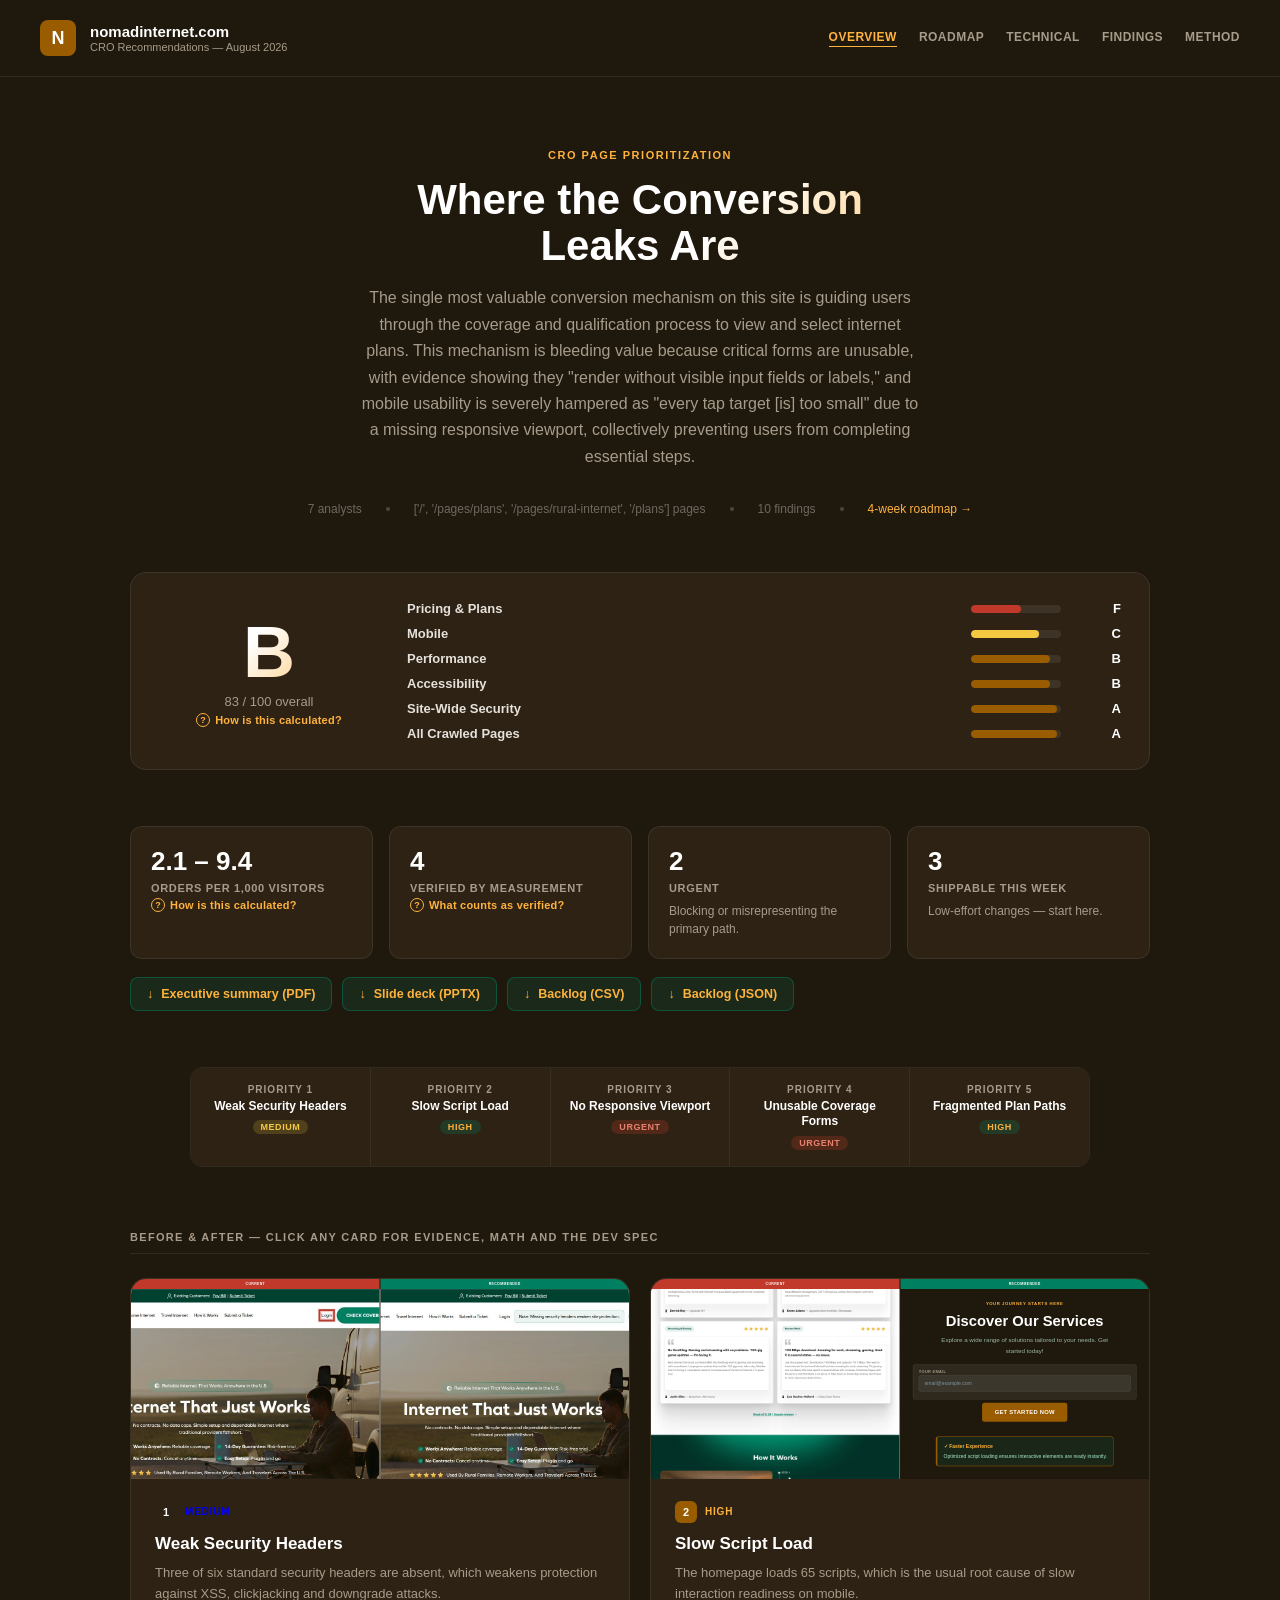
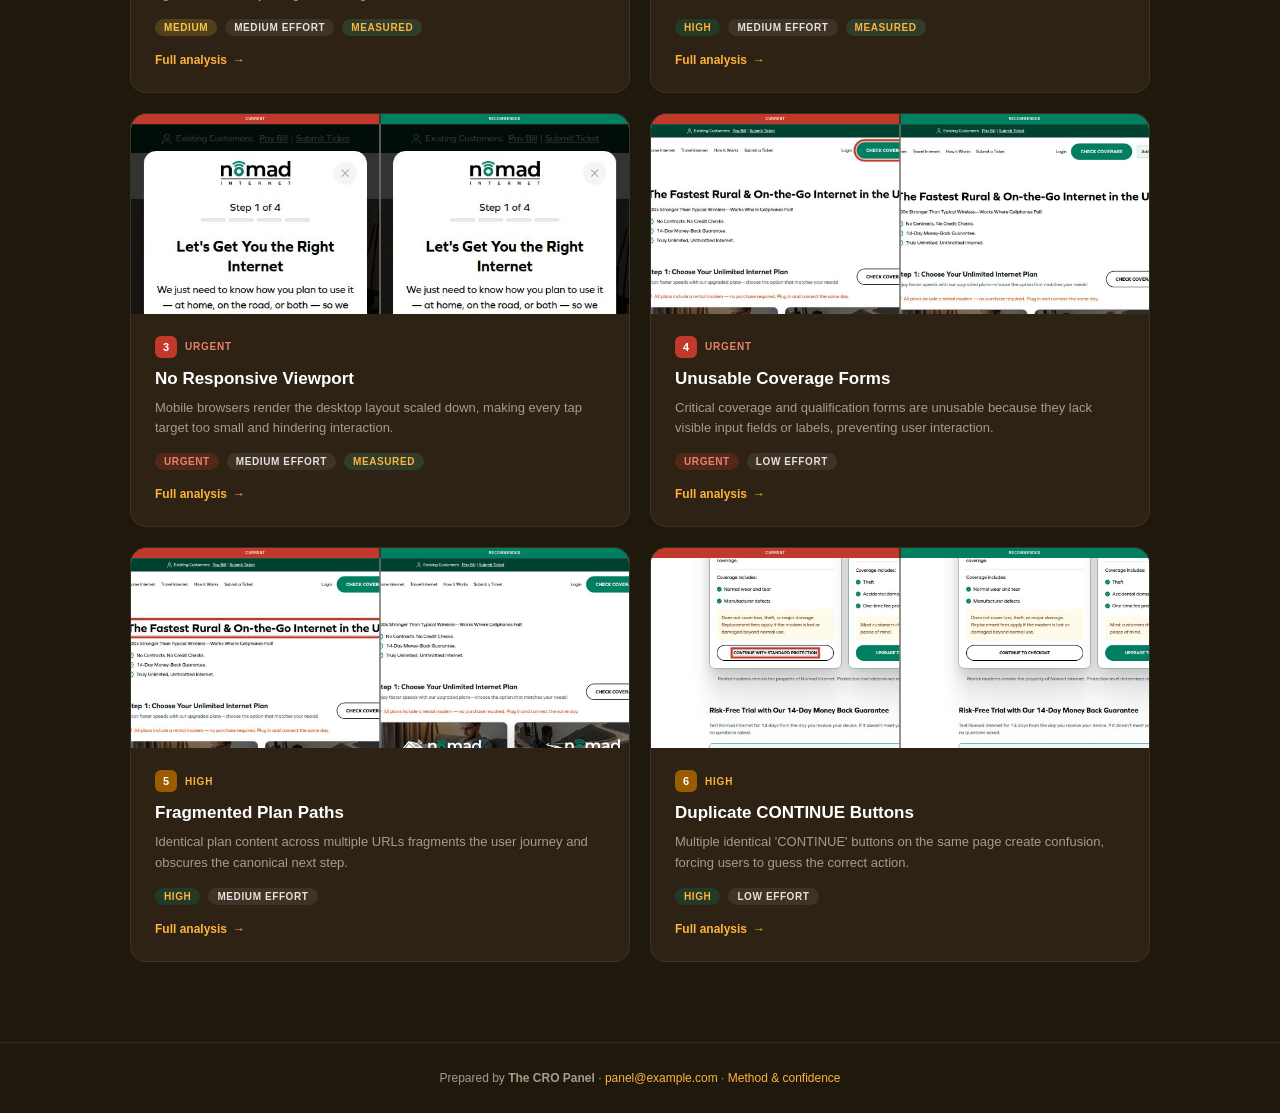
<file: index.html>
<!doctype html>
<html lang="en">
<head>
<meta charset="utf-8">
<meta name="viewport" content="width=device-width, initial-scale=1.0">
<title>nomadinternet.com — CRO Recommendations</title>
<link rel="stylesheet" href="cro_system.css">
<style>:root{--green:#995c00;--teal:#ffb23d;--navy:#1f180c;--mid:#2d2213;--light:#3f311c;--muted:#a79c8b;--off:#e5e1dc;}</style></head>
<body>
<header>
  <a class="logo-area" href="index.html" style="text-decoration:none">
    <div class="logo-dot">N</div>
    <div>
      <div class="logo-text">nomadinternet.com</div>
      <div class="logo-sub">CRO Recommendations — August 2026</div>
    </div>
  </a>
  <nav class="nav"><a href="index.html" class="active">Overview</a><a href="roadmap.html">Roadmap</a><a href="technical.html">Technical</a><a href="appendix.html">Findings</a><a href="methodology.html">Method</a></nav>
</header>

<div class="hero">
  <div class="hero-eyebrow">CRO Page Prioritization</div>
  <h1>Where the Conversion<br>Leaks Are</h1>
  <p>The single most valuable conversion mechanism on this site is guiding users through the coverage and qualification process to view and select internet plans. This mechanism is bleeding value because critical forms are unusable, with evidence showing they &quot;render without visible input fields or labels,&quot; and mobile usability is severely hampered as &quot;every tap target [is] too small&quot; due to a missing responsive viewport, collectively preventing users from completing essential steps.</p>
  <div class="hero-meta">
    <span>7 analysts</span><span class="dot"></span>
    <span>['/', '/pages/plans', '/pages/rural-internet', '/plans'] pages</span><span class="dot"></span>
    <span>10 findings</span><span class="dot"></span>
    <span><a href="roadmap.html" style="color:var(--teal);text-decoration:none">4-week roadmap →</a></span>
  </div>
</div>

<div class="wrap">
  <div class="section" style="padding-top:0">
    <div class="scorecard">
      <div class="grade-dial">
        <div class="grade-letter">B</div>
        <div class="grade-score">83 / 100 overall</div>
        <button class="explain" data-m="grade">How is this calculated?</button>
      </div>
      <div class="surface-rows"><div class="surface-row"><div class="sname">Pricing &amp; Plans</div><div class="bar-track"><div class="bar-fill bad" style="width:55%"></div></div><div class="sgrade">F</div></div><div class="surface-row"><div class="sname">Mobile</div><div class="bar-track"><div class="bar-fill warn" style="width:75%"></div></div><div class="sgrade">C</div></div><div class="surface-row"><div class="sname">Performance</div><div class="bar-track"><div class="bar-fill " style="width:88%"></div></div><div class="sgrade">B</div></div><div class="surface-row"><div class="sname">Accessibility</div><div class="bar-track"><div class="bar-fill " style="width:88%"></div></div><div class="sgrade">B</div></div><div class="surface-row"><div class="sname">Site-Wide Security</div><div class="bar-track"><div class="bar-fill " style="width:95%"></div></div><div class="sgrade">A</div></div><div class="surface-row"><div class="sname">All Crawled Pages</div><div class="bar-track"><div class="bar-fill " style="width:95%"></div></div><div class="sgrade">A</div></div></div>
    </div>
  </div>

  <div class="section" style="padding-top:0;border-top:none">
    <div class="tiles">
      <div class="tile"><div class="tval">2.1 – 9.4</div>
        <div class="tlabel">orders per 1,000 visitors</div><button class="explain" data-m="opp">How is this calculated?</button></div>
      <div class="tile"><div class="tval">4</div>
        <div class="tlabel">Verified by measurement</div><button class="explain" data-m="ver">What counts as verified?</button></div>
      <div class="tile"><div class="tval">2</div>
        <div class="tlabel">Urgent</div>
        <div class="tnote">Blocking or misrepresenting the primary path.</div></div>
      <div class="tile"><div class="tval">3</div>
        <div class="tlabel">Shippable this week</div>
        <div class="tnote">Low-effort changes — start here.</div></div>
    </div>
    <div class="dl-row">
      <a class="btn-dl" href="executive-summary.pdf" download>Executive summary (PDF)</a>
      <a class="btn-dl" href="report-deck.pptx" download>Slide deck (PPTX)</a>
      <a class="btn-dl" href="backlog.csv" download>Backlog (CSV)</a>
      <a class="btn-dl" href="backlog.json" download>Backlog (JSON)</a>
    </div>
  </div>
</div>

<div class="priority-strip"><div class="pitem"><div class="pnum">Priority 1</div><div class="ptitle">Weak Security Headers</div><div class="pbadge badge-medium">Medium</div></div><div class="pitem"><div class="pnum">Priority 2</div><div class="ptitle">Slow Script Load</div><div class="pbadge badge-high">High</div></div><div class="pitem"><div class="pnum">Priority 3</div><div class="ptitle">No Responsive Viewport</div><div class="pbadge badge-urgent">Urgent</div></div><div class="pitem"><div class="pnum">Priority 4</div><div class="ptitle">Unusable Coverage Forms</div><div class="pbadge badge-urgent">Urgent</div></div><div class="pitem"><div class="pnum">Priority 5</div><div class="ptitle">Fragmented Plan Paths</div><div class="pbadge badge-high">High</div></div></div>

<div class="cards-section">
  <div class="section-label">Before &amp; After — click any card for evidence, math and the dev spec</div>
  <div class="cards"><a class="card" href="finding_1_missing_security_headers.html">
      <div class="card-preview"><div class="preview-inner">
        <div class="preview-half">
          <div class="preview-bar bar-red">Current</div><div class="shotwrap"><img class="shot" src="shot_before_0_weak_security_headers.jpg" alt="" loading="lazy"></div>
        </div>
        <div class="preview-divider"></div>
        <div class="preview-half">
          <div class="preview-bar bar-green">Recommended</div>
          <div class="shotwrap"><img class="shot" src="shot_after_0_weak_security_headers.jpg" alt="" loading="lazy"></div>
        </div>
      </div></div>
      <div class="card-body">
        <div class="card-priority">
          <div class="priority-num num-medium">1</div>
          <div class="priority-label label-medium">Medium</div>
        </div>
        <h2>Weak Security Headers</h2>
        <p>Three of six standard security headers are absent, which weakens protection against XSS, clickjacking and downgrade attacks.</p>
        <div class="badge-row" style="margin-bottom:14px"><span class="badge badge-medium">Medium</span><span class="badge badge-effort">Medium effort</span><span class="badge badge-verified">Measured</span></div>
        <span class="card-link">Full analysis <span class="arrow">→</span></span>
      </div></a><a class="card" href="finding_2_heavy_third_party_script_load.html">
      <div class="card-preview"><div class="preview-inner">
        <div class="preview-half">
          <div class="preview-bar bar-red">Current</div><div class="shotwrap"><img class="shot" src="shot_home.png" alt="" loading="lazy" style="object-position:center 22%"></div>
        </div>
        <div class="preview-divider"></div>
        <div class="preview-half">
          <div class="preview-bar bar-green">Recommended</div>
          <div class="preview-body"><div class="surface">
  <p class="eyebrow">Your Journey Starts Here</p>
  <h1>Discover Our Services</h1>
  <p>Explore a wide range of solutions tailored to your needs. Get started today!</p>
  <div class="field">
    <label class="field-label">Your Email</label>
    <input type="email" placeholder="email@example.com">
  </div>
  <span class="btn-primary">Get Started Now</span>
<div class="win-callout">
    <strong>✓ Faster Experience</strong>Optimized script loading ensures interactive elements are ready instantly.
  </div></div></div>
        </div>
      </div></div>
      <div class="card-body">
        <div class="card-priority">
          <div class="priority-num num-high">2</div>
          <div class="priority-label label-high">High</div>
        </div>
        <h2>Slow Script Load</h2>
        <p>The homepage loads 65 scripts, which is the usual root cause of slow interaction readiness on mobile.</p>
        <div class="badge-row" style="margin-bottom:14px"><span class="badge badge-high">High</span><span class="badge badge-effort">Medium effort</span><span class="badge badge-verified">Measured</span></div>
        <span class="card-link">Full analysis <span class="arrow">→</span></span>
      </div></a><a class="card" href="finding_3_no_responsive_viewport_declared.html">
      <div class="card-preview"><div class="preview-inner">
        <div class="preview-half">
          <div class="preview-bar bar-red">Current</div><div class="shotwrap"><img class="shot" src="shot_before_2_no_responsive_viewport.jpg" alt="" loading="lazy"></div>
        </div>
        <div class="preview-divider"></div>
        <div class="preview-half">
          <div class="preview-bar bar-green">Recommended</div>
          <div class="shotwrap"><img class="shot" src="shot_after_2_no_responsive_viewport.jpg" alt="" loading="lazy"></div>
        </div>
      </div></div>
      <div class="card-body">
        <div class="card-priority">
          <div class="priority-num num-urgent">3</div>
          <div class="priority-label label-urgent">Urgent</div>
        </div>
        <h2>No Responsive Viewport</h2>
        <p>Mobile browsers render the desktop layout scaled down, making every tap target too small and hindering interaction.</p>
        <div class="badge-row" style="margin-bottom:14px"><span class="badge badge-urgent">Urgent</span><span class="badge badge-effort">Medium effort</span><span class="badge badge-verified">Measured</span></div>
        <span class="card-link">Full analysis <span class="arrow">→</span></span>
      </div></a><a class="card" href="finding_4_form_interaction_friction_unusable.html">
      <div class="card-preview"><div class="preview-inner">
        <div class="preview-half">
          <div class="preview-bar bar-red">Current</div><div class="shotwrap"><img class="shot" src="shot_before_3_unusable_coverage_forms.jpg" alt="" loading="lazy"></div>
        </div>
        <div class="preview-divider"></div>
        <div class="preview-half">
          <div class="preview-bar bar-green">Recommended</div>
          <div class="shotwrap"><img class="shot" src="shot_after_3_unusable_coverage_forms.jpg" alt="" loading="lazy"></div>
        </div>
      </div></div>
      <div class="card-body">
        <div class="card-priority">
          <div class="priority-num num-urgent">4</div>
          <div class="priority-label label-urgent">Urgent</div>
        </div>
        <h2>Unusable Coverage Forms</h2>
        <p>Critical coverage and qualification forms are unusable because they lack visible input fields or labels, preventing user interaction.</p>
        <div class="badge-row" style="margin-bottom:14px"><span class="badge badge-urgent">Urgent</span><span class="badge badge-effort">Low effort</span></div>
        <span class="card-link">Full analysis <span class="arrow">→</span></span>
      </div></a><a class="card" href="finding_5_path_ambiguity.html">
      <div class="card-preview"><div class="preview-inner">
        <div class="preview-half">
          <div class="preview-bar bar-red">Current</div><div class="shotwrap"><img class="shot" src="shot_before_4_fragmented_plan_paths.jpg" alt="" loading="lazy"></div>
        </div>
        <div class="preview-divider"></div>
        <div class="preview-half">
          <div class="preview-bar bar-green">Recommended</div>
          <div class="shotwrap"><img class="shot" src="shot_after_4_fragmented_plan_paths.jpg" alt="" loading="lazy"></div>
        </div>
      </div></div>
      <div class="card-body">
        <div class="card-priority">
          <div class="priority-num num-high">5</div>
          <div class="priority-label label-high">High</div>
        </div>
        <h2>Fragmented Plan Paths</h2>
        <p>Identical plan content across multiple URLs fragments the user journey and obscures the canonical next step.</p>
        <div class="badge-row" style="margin-bottom:14px"><span class="badge badge-high">High</span><span class="badge badge-effort">Medium effort</span></div>
        <span class="card-link">Full analysis <span class="arrow">→</span></span>
      </div></a><a class="card" href="finding_6_form_interaction_friction_duplicate_continue.html">
      <div class="card-preview"><div class="preview-inner">
        <div class="preview-half">
          <div class="preview-bar bar-red">Current</div><div class="shotwrap"><img class="shot" src="shot_before_5_duplicate_continue_buttons.jpg" alt="" loading="lazy"></div>
        </div>
        <div class="preview-divider"></div>
        <div class="preview-half">
          <div class="preview-bar bar-green">Recommended</div>
          <div class="shotwrap"><img class="shot" src="shot_after_5_duplicate_continue_buttons.jpg" alt="" loading="lazy"></div>
        </div>
      </div></div>
      <div class="card-body">
        <div class="card-priority">
          <div class="priority-num num-high">6</div>
          <div class="priority-label label-high">High</div>
        </div>
        <h2>Duplicate CONTINUE Buttons</h2>
        <p>Multiple identical &#x27;CONTINUE&#x27; buttons on the same page create confusion, forcing users to guess the correct action.</p>
        <div class="badge-row" style="margin-bottom:14px"><span class="badge badge-high">High</span><span class="badge badge-effort">Low effort</span></div>
        <span class="card-link">Full analysis <span class="arrow">→</span></span>
      </div></a></div>
</div>
<div class="footer">
  Prepared by <strong>The CRO Panel</strong> · <a href="mailto:panel@example.com">panel@example.com</a> · <a href="methodology.html">Method &amp; confidence</a>
</div>
<div class="modal-overlay" id="modal-root"><div class="modal-box"></div></div>
<template id="m-grade"><h3>How the grade is calculated</h3><p>Each surface starts at 100. The worst issue costs its full penalty — Urgent 25, High 12, Medium 5 — and each further issue costs 30% less than the one before, because the fifth problem on a page does not damage it as much as the first.</p><div class="formula">surface = 100 − Σ penalty × 0.7ⁱ&nbsp;&nbsp;(worst first)
overall = mean of surface scores</div><table><tr><th>Surface</th><th>Urgent</th><th>High</th><th>Score</th><th>Grade</th></tr><tr><td>Pricing &amp; Plans</td><td class='num'>1</td><td class='num'>4</td><td class='num'>55</td><td class='num'>F</td></tr><tr><td>Mobile</td><td class='num'>1</td><td class='num'>0</td><td class='num'>75</td><td class='num'>C</td></tr><tr><td>Performance</td><td class='num'>0</td><td class='num'>1</td><td class='num'>88</td><td class='num'>B</td></tr><tr><td>Accessibility</td><td class='num'>0</td><td class='num'>1</td><td class='num'>88</td><td class='num'>B</td></tr><tr><td>Site-Wide Security</td><td class='num'>0</td><td class='num'>1</td><td class='num'>95</td><td class='num'>A</td></tr><tr><td>All Crawled Pages</td><td class='num'>0</td><td class='num'>1</td><td class='num'>95</td><td class='num'>A</td></tr></table><p>Grades: A 90+, B 80+, C 70+, D 60+, F below 60.</p></template><template id="m-opp"><h3>How the total is calculated</h3><p>The sum of every finding's individual range. Each row is traffic × conversion × assumed lift band × order value:</p><table><tr><th>Finding</th><th>Lift band</th><th>Range</th></tr><tr><td>Weak Security Headers</td><td class='num'>0.5–2.0%</td><td class='num'>0.1–0.4/1k</td></tr><tr><td>Slow Script Load</td><td class='num'>1.0–5.0%</td><td class='num'>0.2–1.0/1k</td></tr><tr><td>No Responsive Viewport</td><td class='num'>2.0–8.0%</td><td class='num'>0.4–1.6/1k</td></tr><tr><td>Unusable Coverage Forms</td><td class='num'>2.0–8.0%</td><td class='num'>0.4–1.6/1k</td></tr><tr><td>Fragmented Plan Paths</td><td class='num'>1.0–5.0%</td><td class='num'>0.2–1.0/1k</td></tr><tr><td>Duplicate CONTINUE Buttons</td><td class='num'>1.0–5.0%</td><td class='num'>0.2–1.0/1k</td></tr><tr><td>Missing Trust Signals</td><td class='num'>1.0–5.0%</td><td class='num'>0.2–1.0/1k</td></tr><tr><td>Inefficient Funnel Order</td><td class='num'>0.5–2.0%</td><td class='num'>0.1–0.4/1k</td></tr><tr><td>Confusing CTA Options</td><td class='num'>0.5–2.0%</td><td class='num'>0.1–0.4/1k</td></tr><tr><td>Inaccessible Controls</td><td class='num'>1.0–5.0%</td><td class='num'>0.2–1.0/1k</td></tr></table><p><strong>No traffic or order-value figures were supplied</strong>, so the total is a per-1,000-visitor rate against an assumed 2% baseline. Supply real figures and this becomes a dollar range.</p><p><strong>Caveat that applies to every row:</strong> Across 127,000 experiments, 12% produced a statistically significant improvement on the primary metric; a healthy programme win rate is 10-30%. These are prizes if changes work, not forecasts.</p></template><template id="m-ver"><h3>What &#x27;verified&#x27; means</h3><p>A verified finding was measured directly — real-user field data, security headers, accessibility defects counted in the markup — and is reproducible by anyone. Everything else is expert inspection: valuable, but a hypothesis until tested.</p></template><script>
(function(){
  var root=document.getElementById('modal-root');
  function close(){root.classList.remove('open');}
  document.addEventListener('click',function(e){
    var b=e.target.closest('[data-m]');
    if(b){var t=document.getElementById('m-'+b.getAttribute('data-m'));
      if(t){root.querySelector('.modal-box').innerHTML=
        '<button class="modal-close" aria-label="Close">\u00d7</button>'+t.innerHTML;
        root.classList.add('open');}return;}
    if(e.target.closest('.modal-close')||e.target===root)close();
  });
  document.addEventListener('keydown',function(e){if(e.key==='Escape')close();});
  function scale(){
    document.querySelectorAll('.card-preview .preview-inner').forEach(function(el){
      var w=el.parentElement.clientWidth;if(!w)return;
      var s=w/1280;el.style.transform='scale('+s+')';
      el.parentElement.style.height=Math.round(514*s)+'px';});
  }
  scale();window.addEventListener('resize',scale);
  function pos(){
    document.querySelectorAll('.shot-scroll[data-frac]').forEach(function(el){
      var img=el.querySelector('img');
      var go=function(){var f=parseFloat(el.getAttribute('data-frac'))||0;
        el.scrollTop=f*(el.scrollHeight-el.clientHeight);};
      if(img&&!img.complete){img.addEventListener('load',go);}else{go();}
    });
  }
  pos();
})();
</script>
</body>
</html>
</file>
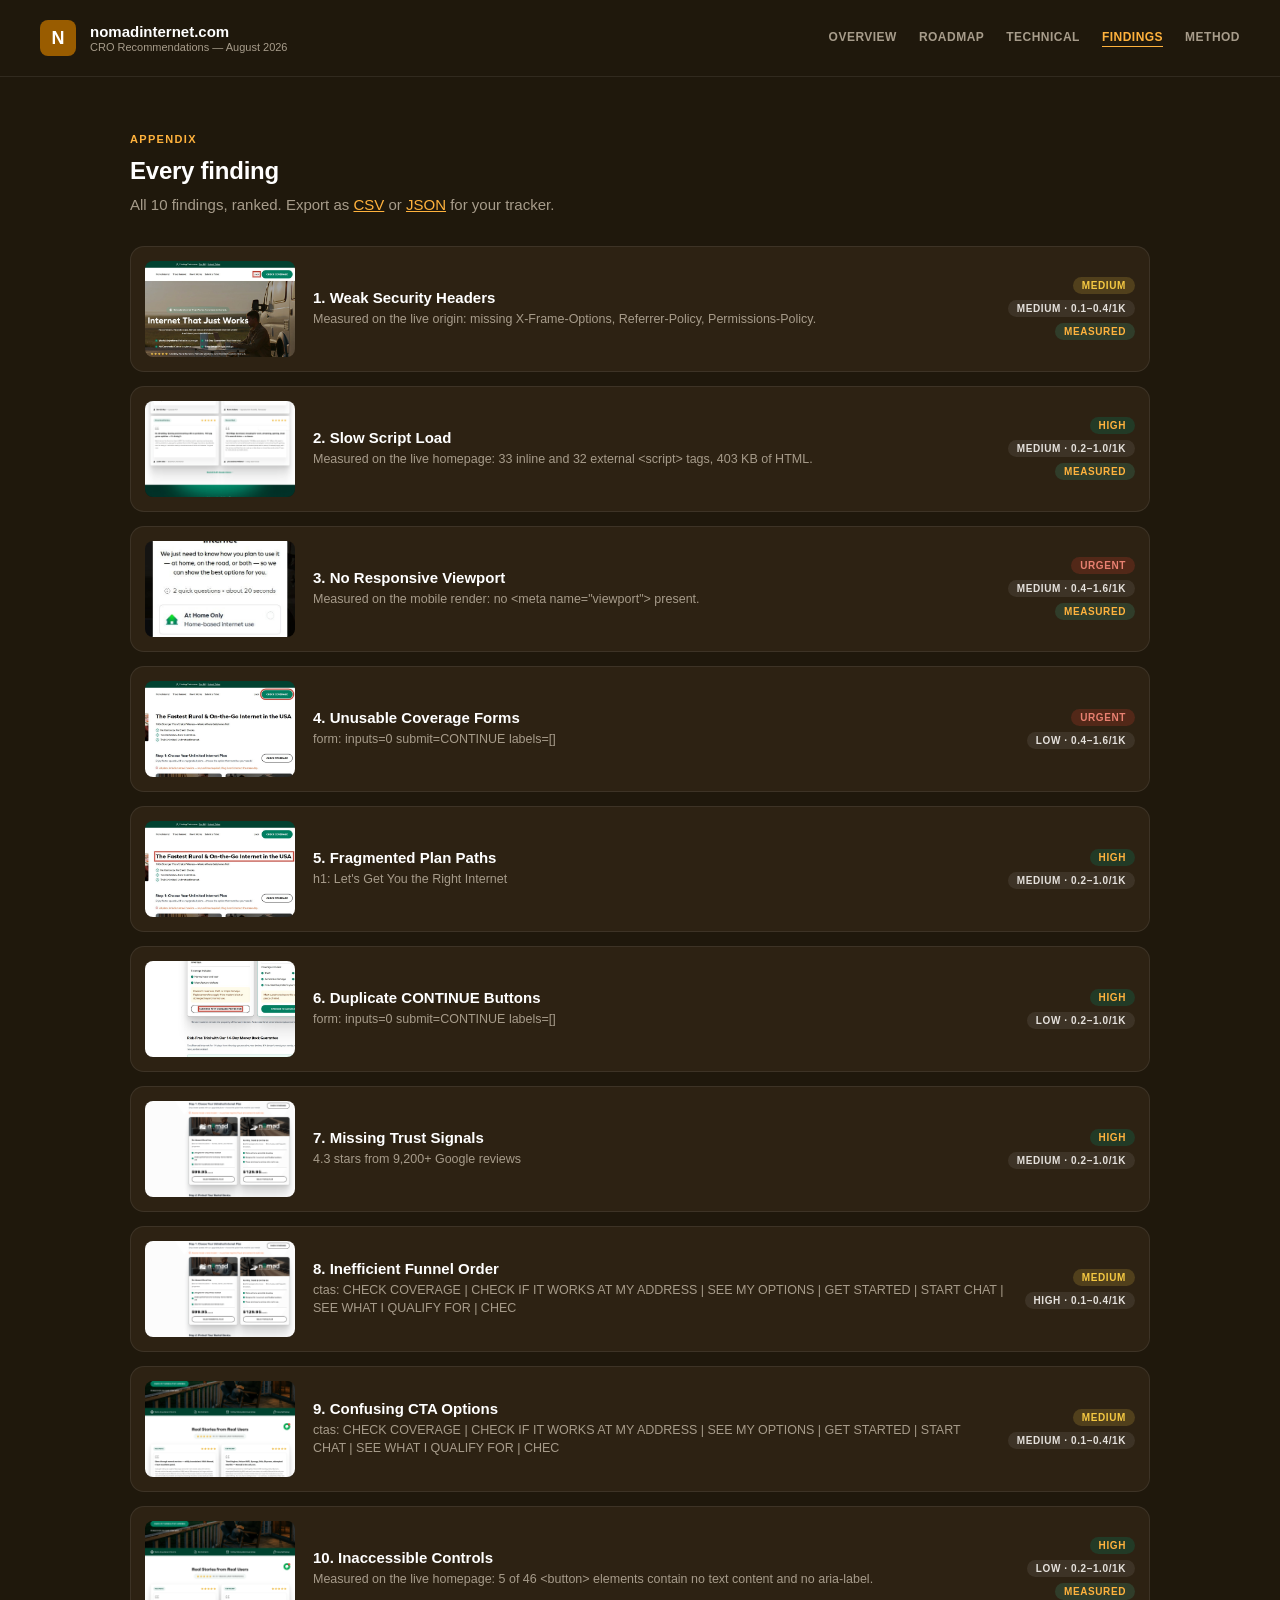
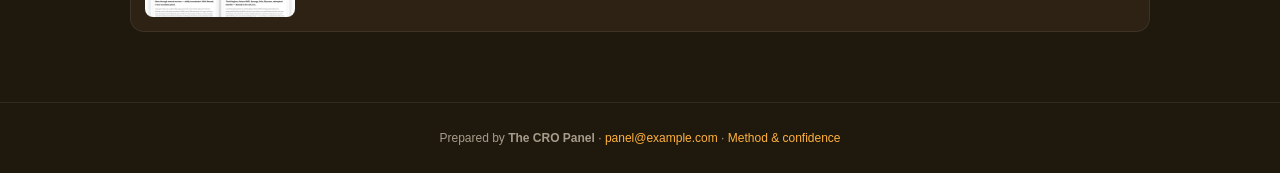
<file: appendix.html>
<!doctype html>
<html lang="en">
<head>
<meta charset="utf-8">
<meta name="viewport" content="width=device-width, initial-scale=1.0">
<title>All findings — nomadinternet.com</title>
<link rel="stylesheet" href="cro_system.css">
<style>:root{--green:#995c00;--teal:#ffb23d;--navy:#1f180c;--mid:#2d2213;--light:#3f311c;--muted:#a79c8b;--off:#e5e1dc;}</style></head>
<body>
<header>
  <a class="logo-area" href="index.html" style="text-decoration:none">
    <div class="logo-dot">N</div>
    <div>
      <div class="logo-text">nomadinternet.com</div>
      <div class="logo-sub">CRO Recommendations — August 2026</div>
    </div>
  </a>
  <nav class="nav"><a href="index.html">Overview</a><a href="roadmap.html">Roadmap</a><a href="technical.html">Technical</a><a href="appendix.html" class="active">Findings</a><a href="methodology.html">Method</a></nav>
</header>

<div class="wrap">
  <div class="section">
    <div class="eyebrow-label">Appendix</div>
    <h2 class="section-title">Every finding</h2>
    <p class="section-intro">All 10 findings, ranked. Export as
      <a href="backlog.csv" style="color:var(--teal)">CSV</a> or
      <a href="backlog.json" style="color:var(--teal)">JSON</a> for your tracker.</p>
    <a class="finding-row" href="finding_1_missing_security_headers.html">
      <div class="finding-thumb"><img src="shot_before_0_weak_security_headers.jpg" alt="" loading="lazy" style="object-position:center 50%"></div>
      <div class="fr-body">
        <h3>1. Weak Security Headers</h3>
        <p>Measured on the live origin: missing X-Frame-Options, Referrer-Policy, Permissions-Policy.</p>
      </div>
      <div class="fr-meta">
        <span class="badge badge-medium">Medium</span>
        <span class="badge badge-effort">Medium · 0.1–0.4/1k</span>
        <span class="badge badge-verified">Measured</span>
      </div>
    </a><a class="finding-row" href="finding_2_heavy_third_party_script_load.html">
      <div class="finding-thumb"><img src="shot_home.png" alt="" loading="lazy" style="object-position:center 22%"></div>
      <div class="fr-body">
        <h3>2. Slow Script Load</h3>
        <p>Measured on the live homepage: 33 inline and 32 external &lt;script&gt; tags, 403 KB of HTML.</p>
      </div>
      <div class="fr-meta">
        <span class="badge badge-high">High</span>
        <span class="badge badge-effort">Medium · 0.2–1.0/1k</span>
        <span class="badge badge-verified">Measured</span>
      </div>
    </a><a class="finding-row" href="finding_3_no_responsive_viewport_declared.html">
      <div class="finding-thumb"><img src="shot_before_2_no_responsive_viewport.jpg" alt="" loading="lazy" style="object-position:center 50%"></div>
      <div class="fr-body">
        <h3>3. No Responsive Viewport</h3>
        <p>Measured on the mobile render: no &lt;meta name=&quot;viewport&quot;&gt; present.</p>
      </div>
      <div class="fr-meta">
        <span class="badge badge-urgent">Urgent</span>
        <span class="badge badge-effort">Medium · 0.4–1.6/1k</span>
        <span class="badge badge-verified">Measured</span>
      </div>
    </a><a class="finding-row" href="finding_4_form_interaction_friction_unusable.html">
      <div class="finding-thumb"><img src="shot_before_3_unusable_coverage_forms.jpg" alt="" loading="lazy" style="object-position:center 50%"></div>
      <div class="fr-body">
        <h3>4. Unusable Coverage Forms</h3>
        <p>form: inputs=0 submit=CONTINUE labels=[]</p>
      </div>
      <div class="fr-meta">
        <span class="badge badge-urgent">Urgent</span>
        <span class="badge badge-effort">Low · 0.4–1.6/1k</span>
        
      </div>
    </a><a class="finding-row" href="finding_5_path_ambiguity.html">
      <div class="finding-thumb"><img src="shot_before_4_fragmented_plan_paths.jpg" alt="" loading="lazy" style="object-position:center 50%"></div>
      <div class="fr-body">
        <h3>5. Fragmented Plan Paths</h3>
        <p>h1: Let&#x27;s Get You the Right Internet</p>
      </div>
      <div class="fr-meta">
        <span class="badge badge-high">High</span>
        <span class="badge badge-effort">Medium · 0.2–1.0/1k</span>
        
      </div>
    </a><a class="finding-row" href="finding_6_form_interaction_friction_duplicate_continue.html">
      <div class="finding-thumb"><img src="shot_before_5_duplicate_continue_buttons.jpg" alt="" loading="lazy" style="object-position:center 50%"></div>
      <div class="fr-body">
        <h3>6. Duplicate CONTINUE Buttons</h3>
        <p>form: inputs=0 submit=CONTINUE labels=[]</p>
      </div>
      <div class="fr-meta">
        <span class="badge badge-high">High</span>
        <span class="badge badge-effort">Low · 0.2–1.0/1k</span>
        
      </div>
    </a><a class="finding-row" href="finding_7_trust_deficit.html">
      <div class="finding-thumb"><img src="shot_plans.png" alt="" loading="lazy" style="object-position:center 8%"></div>
      <div class="fr-body">
        <h3>7. Missing Trust Signals</h3>
        <p>4.3 stars from 9,200+ Google reviews</p>
      </div>
      <div class="fr-meta">
        <span class="badge badge-high">High</span>
        <span class="badge badge-effort">Medium · 0.2–1.0/1k</span>
        
      </div>
    </a><a class="finding-row" href="finding_8_funnel_order_inefficiency.html">
      <div class="finding-thumb"><img src="shot_plans.png" alt="" loading="lazy" style="object-position:center 8%"></div>
      <div class="fr-body">
        <h3>8. Inefficient Funnel Order</h3>
        <p>ctas: CHECK COVERAGE | CHECK IF IT WORKS AT MY ADDRESS | SEE MY OPTIONS | GET STARTED | START CHAT | SEE WHAT I QUALIFY FOR | CHEC</p>
      </div>
      <div class="fr-meta">
        <span class="badge badge-medium">Medium</span>
        <span class="badge badge-effort">High · 0.1–0.4/1k</span>
        
      </div>
    </a><a class="finding-row" href="finding_9_cta_clutter.html">
      <div class="finding-thumb"><img src="shot_home.png" alt="" loading="lazy" style="object-position:center 8%"></div>
      <div class="fr-body">
        <h3>9. Confusing CTA Options</h3>
        <p>ctas: CHECK COVERAGE | CHECK IF IT WORKS AT MY ADDRESS | SEE MY OPTIONS | GET STARTED | START CHAT | SEE WHAT I QUALIFY FOR | CHEC</p>
      </div>
      <div class="fr-meta">
        <span class="badge badge-medium">Medium</span>
        <span class="badge badge-effort">Medium · 0.1–0.4/1k</span>
        
      </div>
    </a><a class="finding-row" href="finding_10_controls_without_accessible_names.html">
      <div class="finding-thumb"><img src="shot_home.png" alt="" loading="lazy" style="object-position:center 8%"></div>
      <div class="fr-body">
        <h3>10. Inaccessible Controls</h3>
        <p>Measured on the live homepage: 5 of 46 &lt;button&gt; elements contain no text content and no aria-label.</p>
      </div>
      <div class="fr-meta">
        <span class="badge badge-high">High</span>
        <span class="badge badge-effort">Low · 0.2–1.0/1k</span>
        <span class="badge badge-verified">Measured</span>
      </div>
    </a>
  </div>
</div>
<div class="footer">
  Prepared by <strong>The CRO Panel</strong> · <a href="mailto:panel@example.com">panel@example.com</a> · <a href="methodology.html">Method &amp; confidence</a>
</div>
<div class="modal-overlay" id="modal-root"><div class="modal-box"></div></div>
<script>
(function(){
  var root=document.getElementById('modal-root');
  function close(){root.classList.remove('open');}
  document.addEventListener('click',function(e){
    var b=e.target.closest('[data-m]');
    if(b){var t=document.getElementById('m-'+b.getAttribute('data-m'));
      if(t){root.querySelector('.modal-box').innerHTML=
        '<button class="modal-close" aria-label="Close">\u00d7</button>'+t.innerHTML;
        root.classList.add('open');}return;}
    if(e.target.closest('.modal-close')||e.target===root)close();
  });
  document.addEventListener('keydown',function(e){if(e.key==='Escape')close();});
  function scale(){
    document.querySelectorAll('.card-preview .preview-inner').forEach(function(el){
      var w=el.parentElement.clientWidth;if(!w)return;
      var s=w/1280;el.style.transform='scale('+s+')';
      el.parentElement.style.height=Math.round(514*s)+'px';});
  }
  scale();window.addEventListener('resize',scale);
  function pos(){
    document.querySelectorAll('.shot-scroll[data-frac]').forEach(function(el){
      var img=el.querySelector('img');
      var go=function(){var f=parseFloat(el.getAttribute('data-frac'))||0;
        el.scrollTop=f*(el.scrollHeight-el.clientHeight);};
      if(img&&!img.complete){img.addEventListener('load',go);}else{go();}
    });
  }
  pos();
})();
</script>
</body>
</html>
</file>
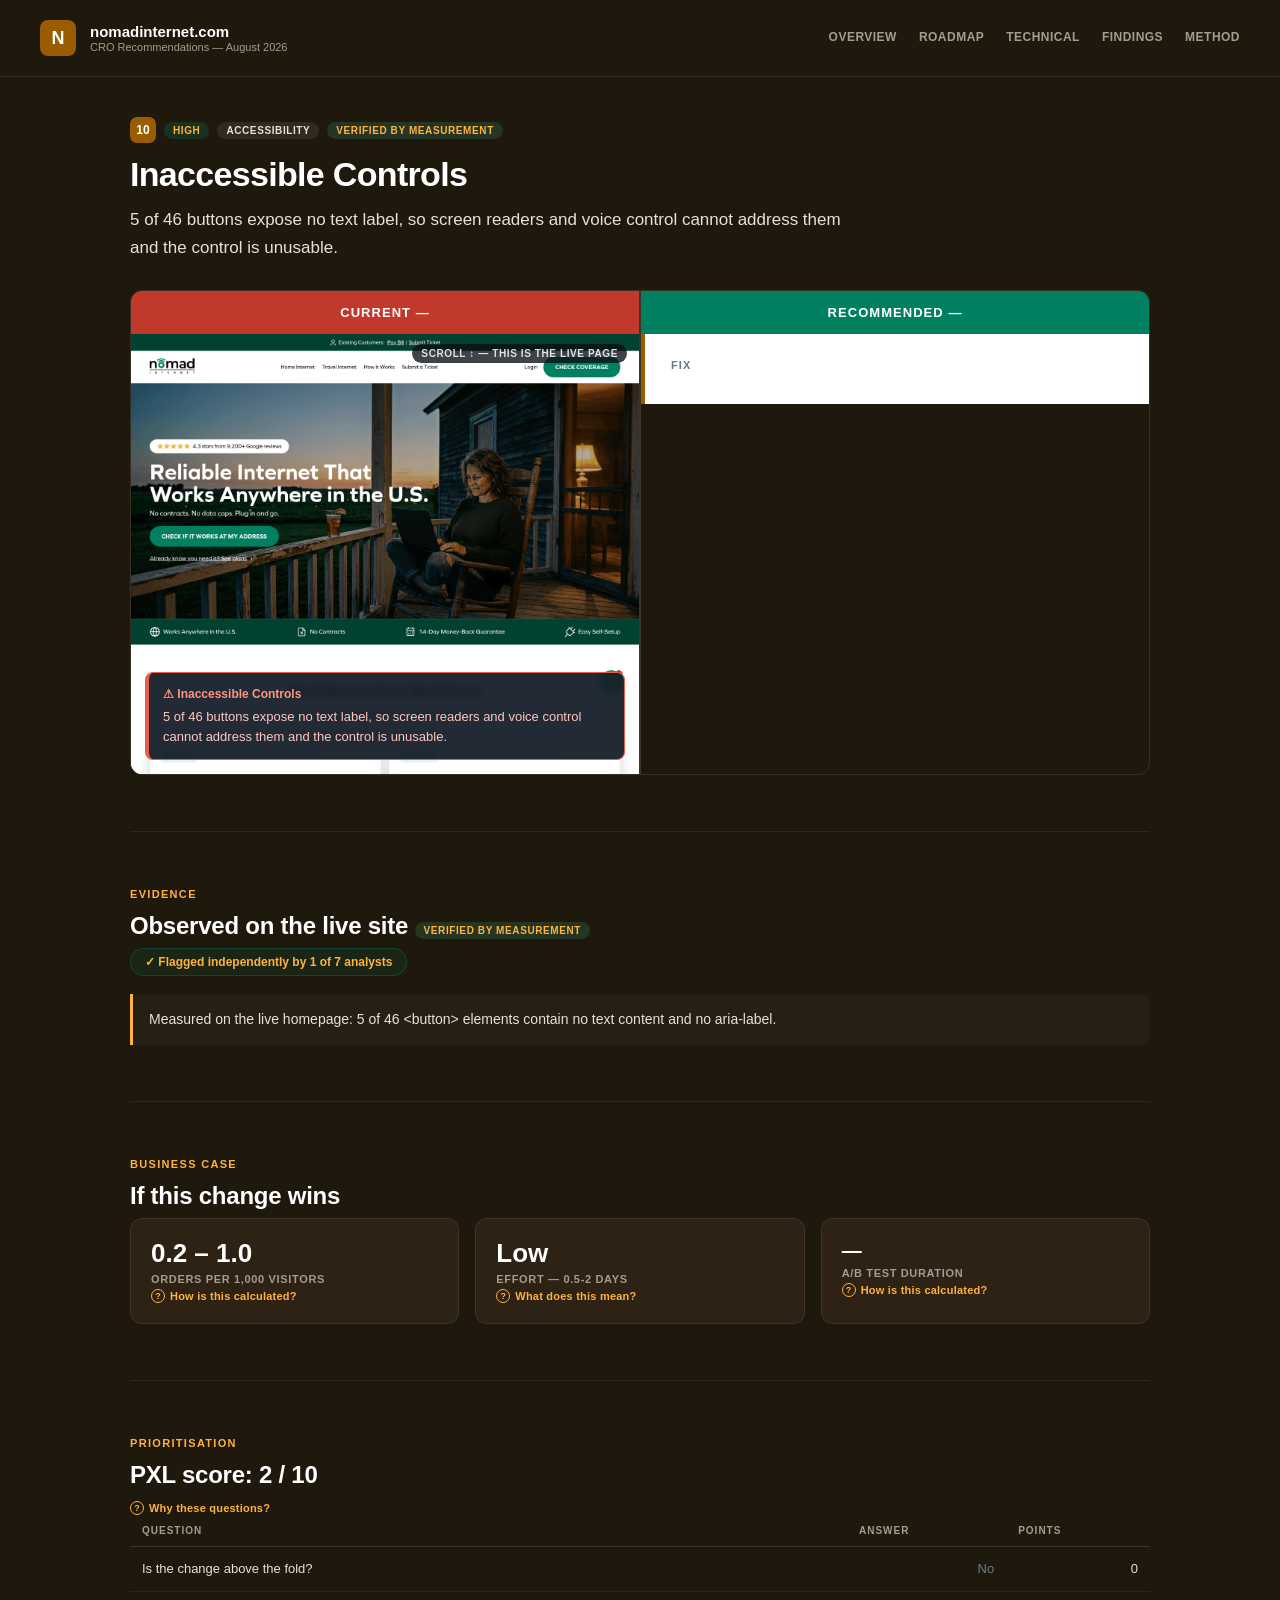
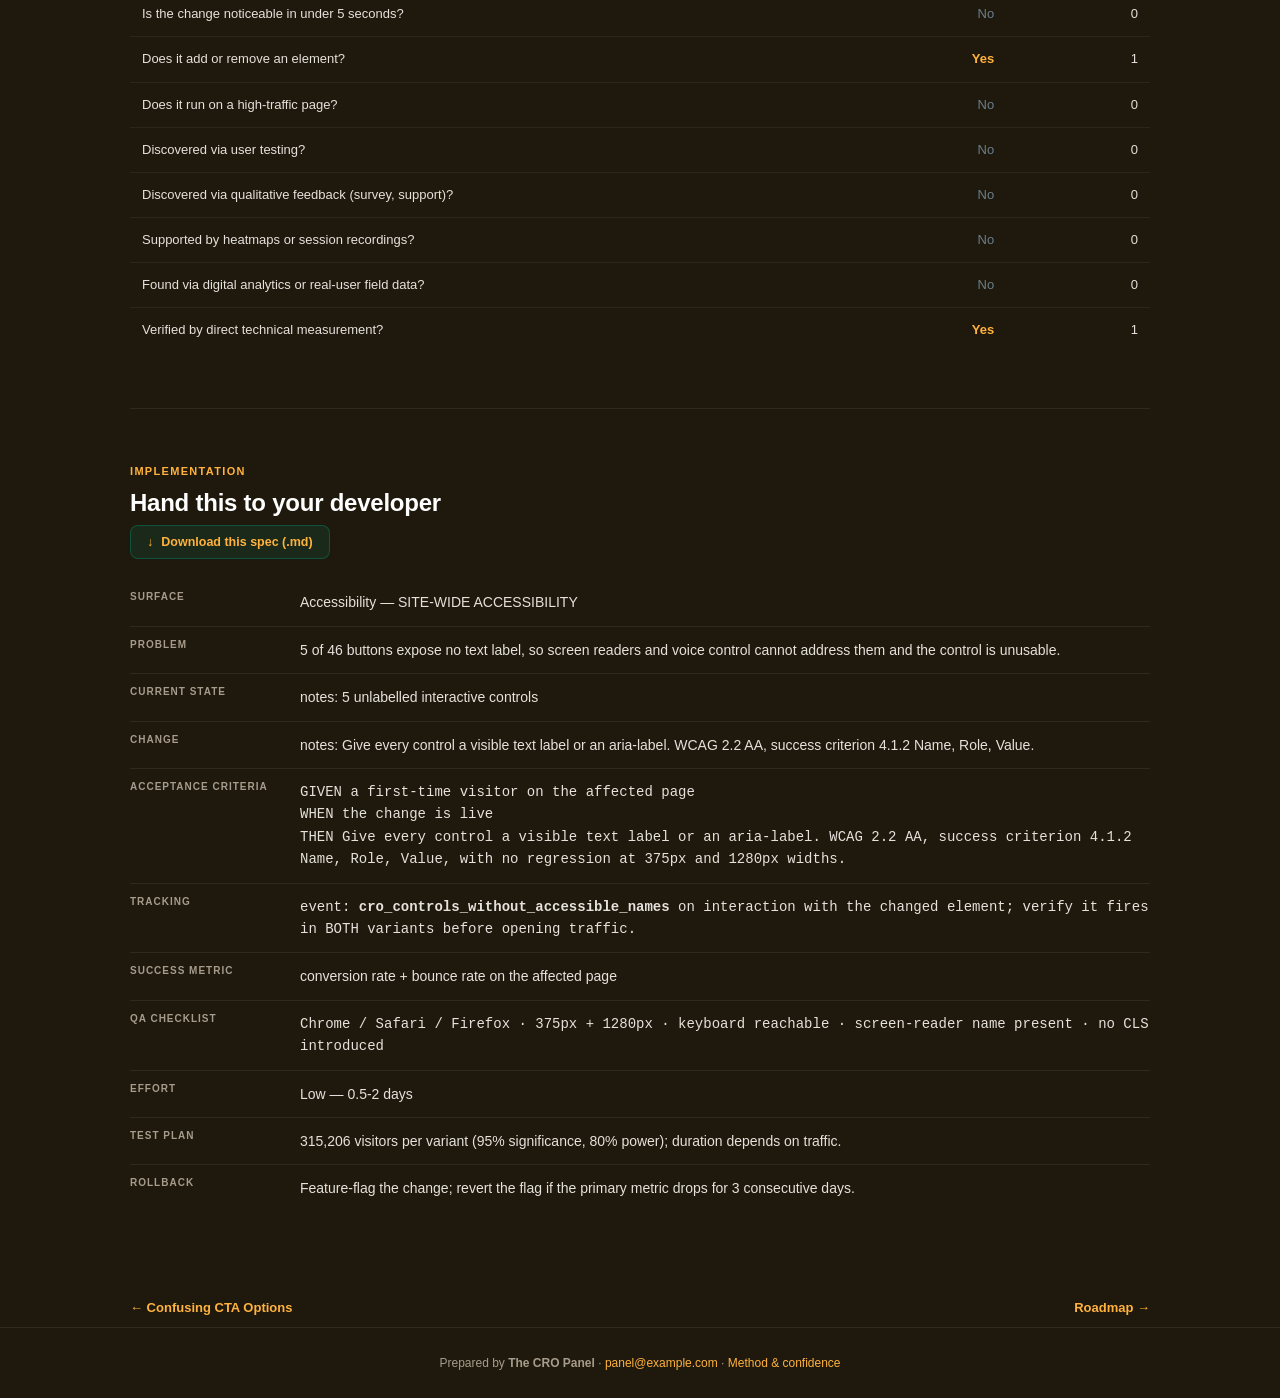
<file: finding_10_controls_without_accessible_names.html>
<!doctype html>
<html lang="en">
<head>
<meta charset="utf-8">
<meta name="viewport" content="width=device-width, initial-scale=1.0">
<title>Inaccessible Controls — nomadinternet.com</title>
<link rel="stylesheet" href="cro_system.css">
<style>:root{--green:#995c00;--teal:#ffb23d;--navy:#1f180c;--mid:#2d2213;--light:#3f311c;--muted:#a79c8b;--off:#e5e1dc;}</style></head>
<body>
<header>
  <a class="logo-area" href="index.html" style="text-decoration:none">
    <div class="logo-dot">N</div>
    <div>
      <div class="logo-text">nomadinternet.com</div>
      <div class="logo-sub">CRO Recommendations — August 2026</div>
    </div>
  </a>
  <nav class="nav"><a href="index.html">Overview</a><a href="roadmap.html">Roadmap</a><a href="technical.html">Technical</a><a href="appendix.html">Findings</a><a href="methodology.html">Method</a></nav>
</header>

<div class="wrap">
  <div class="finding-head">
    <div class="badge-row">
      <span class="rank-chip rank-high">10</span>
      <span class="badge badge-high">High</span>
      <span class="badge badge-effort">Accessibility</span>
      <span class="badge badge-verified">Verified by measurement</span>
    </div>
    <h1>Inaccessible Controls</h1>
    <p class="thesis">5 of 46 buttons expose no text label, so screen readers and voice control cannot address them and the control is unusable.</p>
  </div>
  
  <div class="section" style="padding-top:0;border-top:none">
    <div class="split">
      <div class="col">
        <div class="label-bar label-current">CURRENT — </div>
        <div class="shotwrap"><div class="shot-scroll" data-frac="0.05"><img class="shot-full" src="shot_home.png" alt="Full-page screenshot of the current page" loading="lazy"></div><div class="shot-hint">scroll ↕ — this is the live page</div><div class="shot-tag"><strong>⚠ Inaccessible Controls</strong>5 of 46 buttons expose no text label, so screen readers and voice control cannot address them and the control is unusable.</div></div>
      </div>
      <div class="divider"></div>
      <div class="col">
        <div class="label-bar label-recommended">RECOMMENDED — </div>
        
        <div class="annotation good"><strong>Fix</strong></div>
      </div>
    </div>
  </div>
  
<div class="section">
  <div class="eyebrow-label">Evidence</div>
  <h2 class="section-title">Observed on the live site <span class="badge badge-verified">Verified by measurement</span></h2>
  <div class="agreement">✓ Flagged independently by 1 of 7 analysts</div>
  <ul class="evidence-list"><li>Measured on the live homepage: 5 of 46 &lt;button&gt; elements contain no text content and no aria-label.</li></ul>
</div>
  
<div class="section">
  <div class="eyebrow-label">Business case</div>
  <h2 class="section-title">If this change wins</h2>
  <div class="tiles" style="grid-template-columns:repeat(3,1fr)">
    <div class="tile">
      <div class="tval">0.2 – 1.0</div>
      <div class="tlabel">orders per 1,000 visitors</div>
      <button class="explain" data-m="size-10">How is this calculated?</button>
    </div>
    <div class="tile">
      <div class="tval">Low</div>
      <div class="tlabel">Effort — 0.5-2 days</div>
      <button class="explain" data-m="eff-10">What does this mean?</button>
    </div>
    <div class="tile">
      <div class="tval" style="font-size:20px">—</div>
      <div class="tlabel">A/B test duration</div>
      <button class="explain" data-m="test-10">How is this calculated?</button>
    </div>
  </div>
</div>
  
<div class="section">
  <div class="eyebrow-label">Prioritisation</div>
  <h2 class="section-title">PXL score: 2 / 10</h2>
  <button class="explain" data-m="pxl-10">Why these questions?</button>
  <div class="tscroll"><table class="dtable">
    <thead><tr><th>Question</th><th class="num">Answer</th><th class="num">Points</th></tr></thead>
    <tbody><tr><td>Is the change above the fold?</td><td class="num no">No</td><td class="num">0</td></tr><tr><td>Is the change noticeable in under 5 seconds?</td><td class="num no">No</td><td class="num">0</td></tr><tr><td>Does it add or remove an element?</td><td class="num yes">Yes</td><td class="num">1</td></tr><tr><td>Does it run on a high-traffic page?</td><td class="num no">No</td><td class="num">0</td></tr><tr><td>Discovered via user testing?</td><td class="num no">No</td><td class="num">0</td></tr><tr><td>Discovered via qualitative feedback (survey, support)?</td><td class="num no">No</td><td class="num">0</td></tr><tr><td>Supported by heatmaps or session recordings?</td><td class="num no">No</td><td class="num">0</td></tr><tr><td>Found via digital analytics or real-user field data?</td><td class="num no">No</td><td class="num">0</td></tr><tr><td>Verified by direct technical measurement?</td><td class="num yes">Yes</td><td class="num">1</td></tr></tbody>
  </table></div>
</div>
  
<div class="section">
  <div class="eyebrow-label">Implementation</div>
  <h2 class="section-title">Hand this to your developer</h2>
  <div class="dl-row" style="margin:0 0 20px">
    <a class="btn-dl" href="dev_spec_10_controls_without_accessible_names.md" download>Download this spec (.md)</a>
  </div>
  <dl class="spec">
    <dt>Surface</dt><dd>Accessibility — SITE-WIDE ACCESSIBILITY</dd>
    <dt>Problem</dt><dd>5 of 46 buttons expose no text label, so screen readers and voice control cannot address them and the control is unusable.</dd>
    <dt>Current state</dt><dd>notes: 5 unlabelled interactive controls</dd>
    <dt>Change</dt><dd>notes: Give every control a visible text label or an aria-label. WCAG 2.2 AA, success criterion 4.1.2 Name, Role, Value.</dd>
    <dt>Acceptance criteria</dt><dd class="mono">GIVEN a first-time visitor on the affected page<br>
      WHEN the change is live<br>
      THEN Give every control a visible text label or an aria-label. WCAG 2.2 AA, success criterion 4.1.2 Name, Role, Value,
      with no regression at 375px and 1280px widths.</dd>
    <dt>Tracking</dt><dd class="mono">event: <strong>cro_controls_without_accessible_names</strong> on interaction with the
      changed element; verify it fires in BOTH variants before opening traffic.</dd>
    <dt>Success metric</dt><dd>conversion rate + bounce rate on the affected page</dd>
    <dt>QA checklist</dt><dd class="mono">Chrome / Safari / Firefox · 375px + 1280px ·
      keyboard reachable · screen-reader name present · no CLS introduced</dd>
    <dt>Effort</dt><dd>Low —
      0.5-2 days</dd>
    <dt>Test plan</dt><dd>315,206 visitors per variant
      (95% significance, 80% power);
      duration depends on traffic.</dd>
    <dt>Rollback</dt><dd>Feature-flag the change; revert the flag if the primary metric
      drops for 3 consecutive days.</dd>
  </dl>
</div>
  <div class="pager"><a href="finding_9_cta_clutter.html">← Confusing CTA Options</a><a href="roadmap.html">Roadmap →</a></div>
</div>
<div class="footer">
  Prepared by <strong>The CRO Panel</strong> · <a href="mailto:panel@example.com">panel@example.com</a> · <a href="methodology.html">Method &amp; confidence</a>
</div>
<div class="modal-overlay" id="modal-root"><div class="modal-box"></div></div>
<template id="m-size-10"><h3>How this range is calculated</h3><p>Result: <strong>0.2 – 1.0 extra orders per 1,000 visitors</strong></p><div class="formula">1,000 visitors × baseline conversion × relative lift
= per 1,000 visitors at an assumed 2.00% baseline conversion rate and a 1.0-5.0% relative lift</div><p>The 1.0–5.0% relative-lift band is an assumption bounded by severity (High), not a prediction.</p><p><strong>The baseline conversion rate is an assumption</strong> — the client did not supply one, so an industry-typical 2.0% is used and labelled as such.</p><p><strong>Why the range is conservative:</strong> Across 127,000 experiments, 12% produced a statistically significant improvement on the primary metric; a healthy programme win rate is 10-30%. Winning tests also overstate their true effect, so treat this as the prize if the change works — never expected revenue.</p></template><template id="m-eff-10"><h3>How effort is estimated</h3><table><tr><th>Bracket</th><th>Days</th><th>Typical scope</th></tr><tr><td>Low</td><td class='num'>0.5–2</td><td>copy, colour, labels, image swaps</td></tr><tr><td>Medium</td><td class='num'>2–5</td><td>layout shifts, form changes, new modules</td></tr><tr><td>High</td><td class='num'>5+</td><td>personalisation, funnel work, integrations</td></tr></table><p>Assigned by matching the recommended change against these scopes; the estimate is a bracket, not a quote.</p></template><template id="m-test-10"><h3>Sample size math</h3><p>Two-proportion z-test, the standard pre-test sample-size calculation:</p><div class="formula">n = [z&#8320;.&#8320;&#8322;&#8325;·√(2·p̄·(1−p̄)) + z&#8320;.&#8322;&#8320;·√(p₁(1−p₁)+p₂(1−p₂))]² / (p₁−p₂)²</div><table><tr><td>Baseline conversion</td><td class='num'>2.0% (assumed)</td></tr><tr><td>Significance / power</td><td class='num'>95% / 80%</td></tr><tr><td>Sample per variant, 5.0% lift</td><td class='num'>315,206</td></tr><tr><td>Sample per variant, 1.0% lift</td><td class='num'>7,729,571</td></tr></table><p>Halving the minimum detectable effect roughly quadruples the sample required, which is why the conservative figure is so much larger.</p></template><template id="m-pxl-10"><h3>What PXL is</h3><p>PXL is CXL's prioritisation framework: binary questions instead of subjective 1–10 guesses, weighted toward evidence.</p><p>Findings discovered by inspection score zero on all four evidence questions — that is the honest signal, not a defect. Findings verified by direct measurement earn the extension point and, where real-user field data is involved, the analytics point.</p><p>The full rubric is on the <a href="methodology.html" style="color:var(--teal)">method page</a>.</p></template><script>
(function(){
  var root=document.getElementById('modal-root');
  function close(){root.classList.remove('open');}
  document.addEventListener('click',function(e){
    var b=e.target.closest('[data-m]');
    if(b){var t=document.getElementById('m-'+b.getAttribute('data-m'));
      if(t){root.querySelector('.modal-box').innerHTML=
        '<button class="modal-close" aria-label="Close">\u00d7</button>'+t.innerHTML;
        root.classList.add('open');}return;}
    if(e.target.closest('.modal-close')||e.target===root)close();
  });
  document.addEventListener('keydown',function(e){if(e.key==='Escape')close();});
  function scale(){
    document.querySelectorAll('.card-preview .preview-inner').forEach(function(el){
      var w=el.parentElement.clientWidth;if(!w)return;
      var s=w/1280;el.style.transform='scale('+s+')';
      el.parentElement.style.height=Math.round(514*s)+'px';});
  }
  scale();window.addEventListener('resize',scale);
  function pos(){
    document.querySelectorAll('.shot-scroll[data-frac]').forEach(function(el){
      var img=el.querySelector('img');
      var go=function(){var f=parseFloat(el.getAttribute('data-frac'))||0;
        el.scrollTop=f*(el.scrollHeight-el.clientHeight);};
      if(img&&!img.complete){img.addEventListener('load',go);}else{go();}
    });
  }
  pos();
})();
</script>
</body>
</html>
</file>
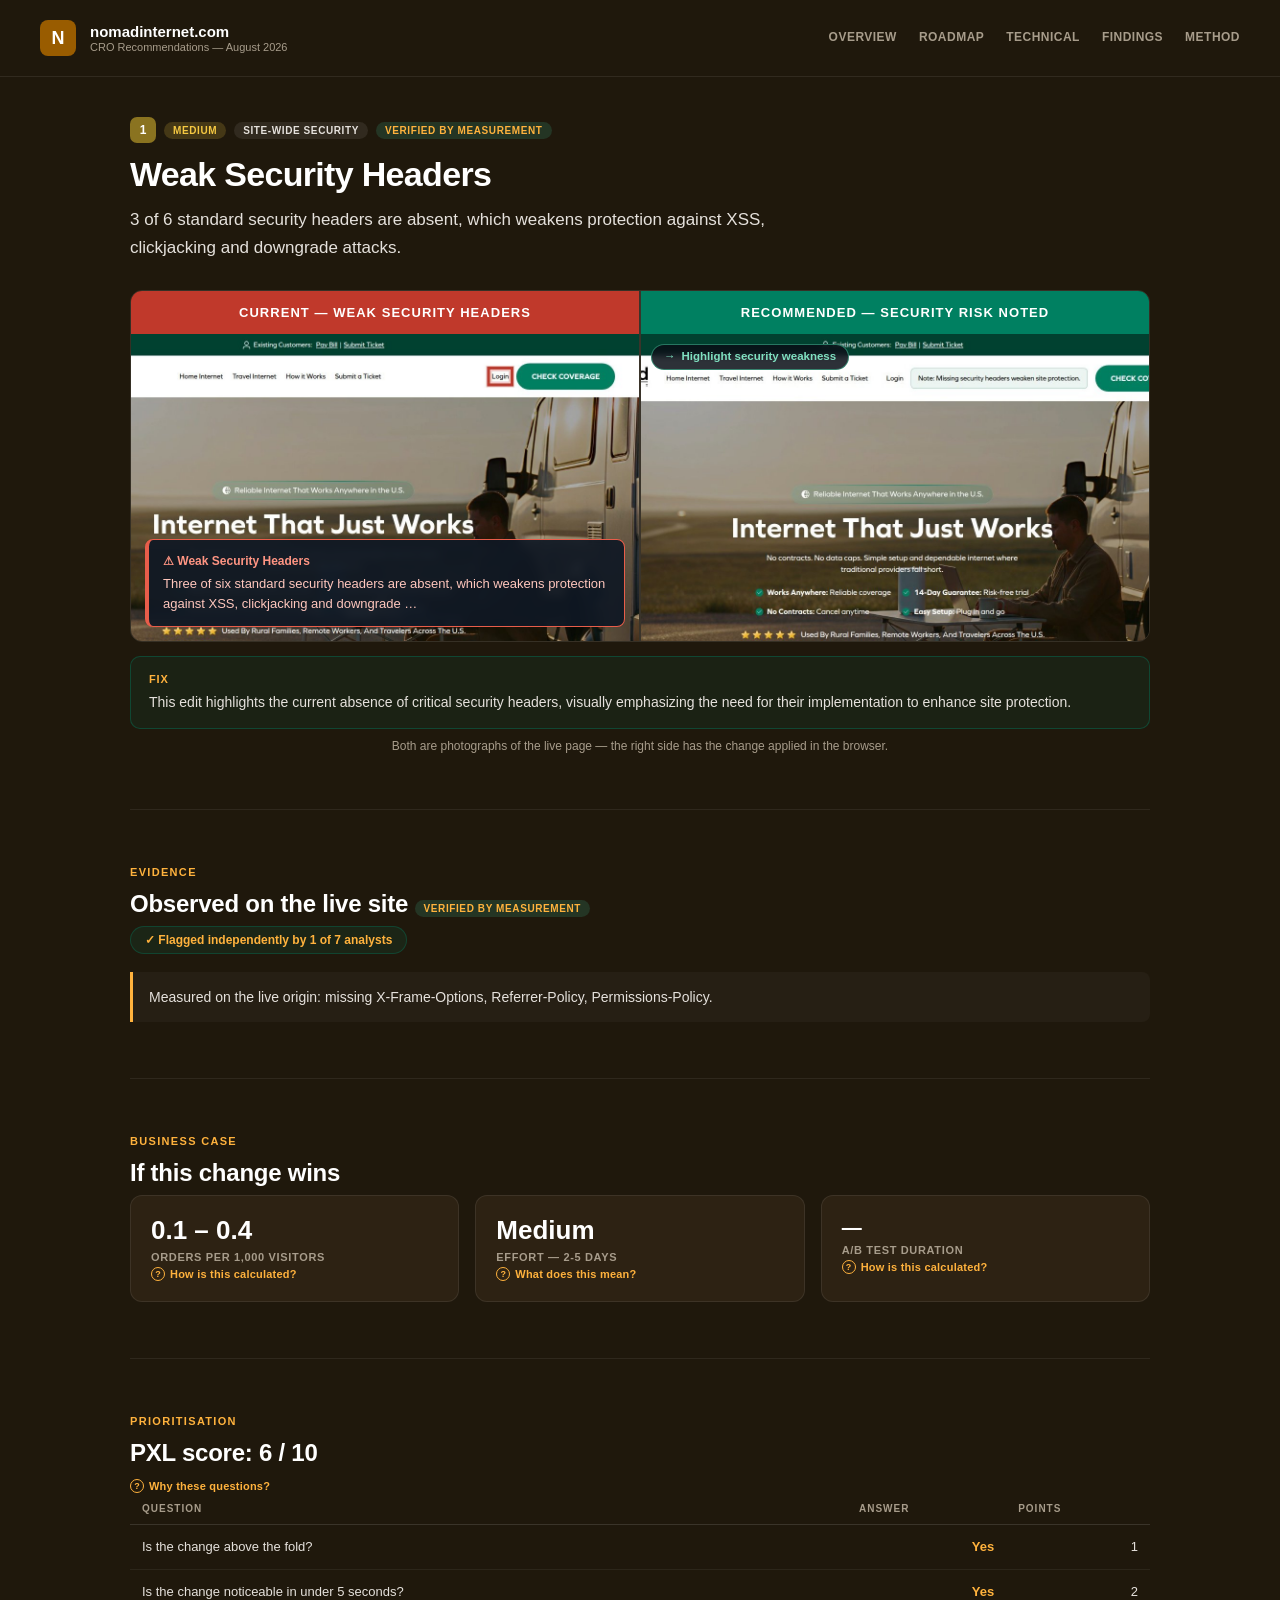
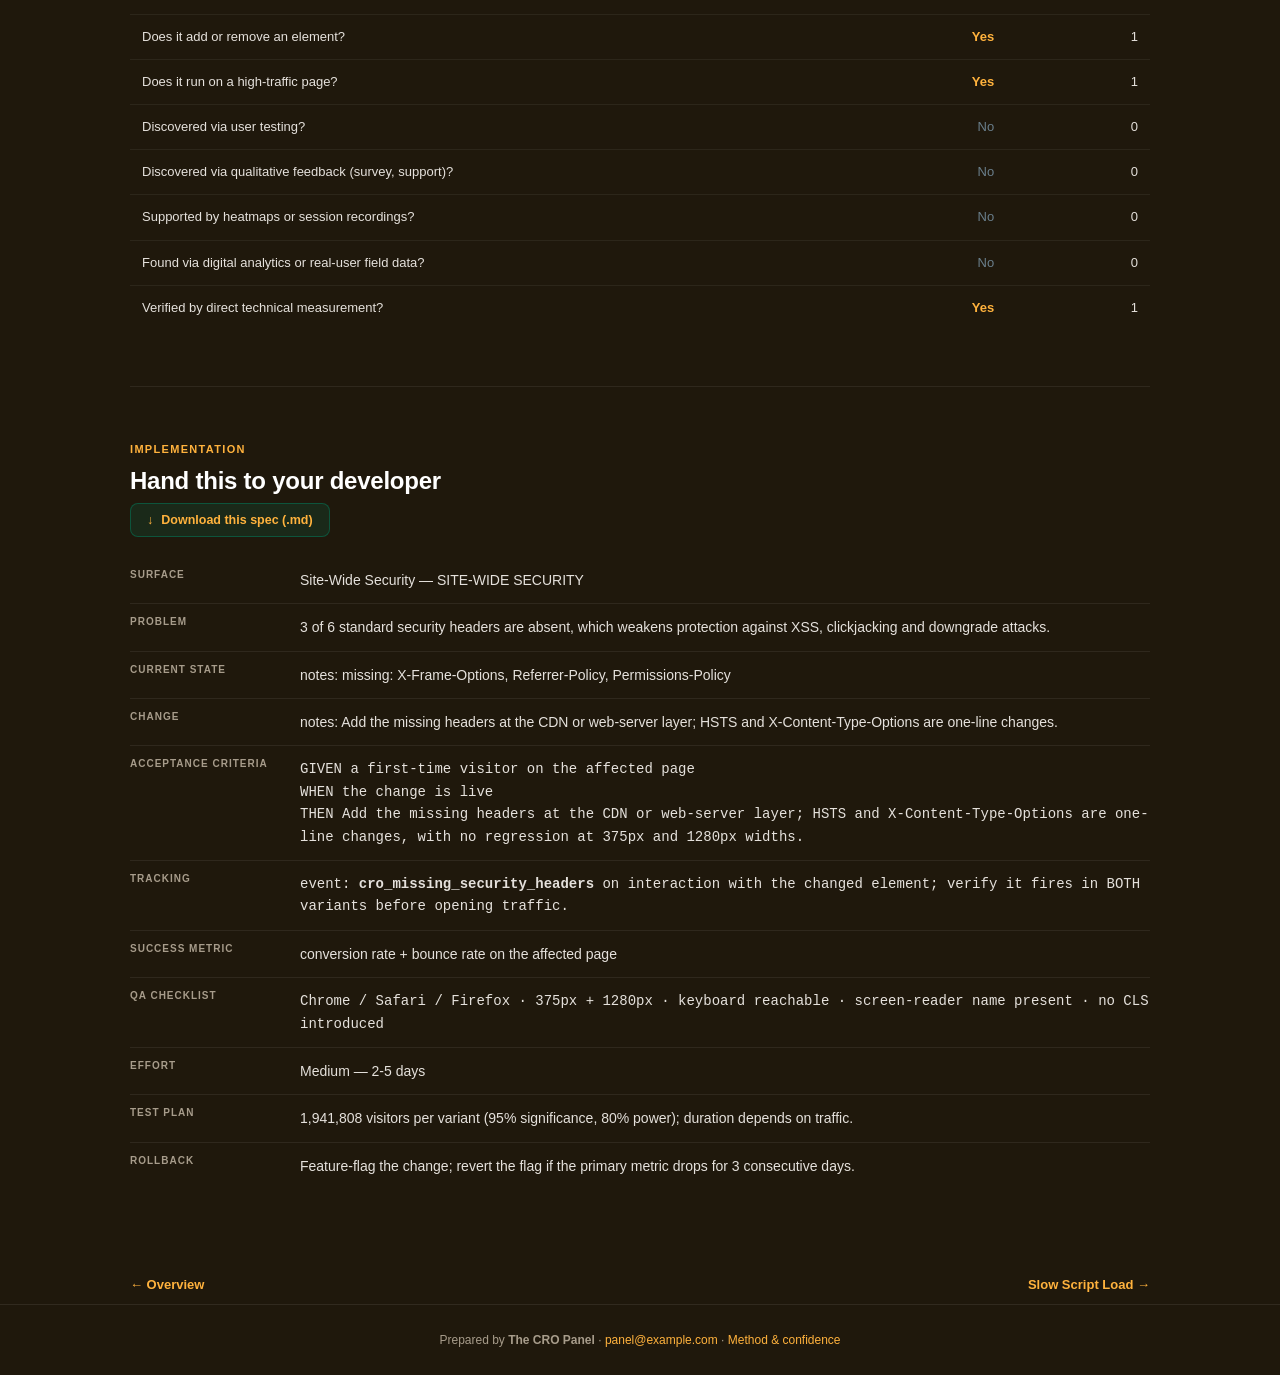
<file: finding_1_missing_security_headers.html>
<!doctype html>
<html lang="en">
<head>
<meta charset="utf-8">
<meta name="viewport" content="width=device-width, initial-scale=1.0">
<title>Weak Security Headers — nomadinternet.com</title>
<link rel="stylesheet" href="cro_system.css">
<style>:root{--green:#995c00;--teal:#ffb23d;--navy:#1f180c;--mid:#2d2213;--light:#3f311c;--muted:#a79c8b;--off:#e5e1dc;}</style></head>
<body>
<header>
  <a class="logo-area" href="index.html" style="text-decoration:none">
    <div class="logo-dot">N</div>
    <div>
      <div class="logo-text">nomadinternet.com</div>
      <div class="logo-sub">CRO Recommendations — August 2026</div>
    </div>
  </a>
  <nav class="nav"><a href="index.html">Overview</a><a href="roadmap.html">Roadmap</a><a href="technical.html">Technical</a><a href="appendix.html">Findings</a><a href="methodology.html">Method</a></nav>
</header>

<div class="wrap">
  <div class="finding-head">
    <div class="badge-row">
      <span class="rank-chip rank-medium">1</span>
      <span class="badge badge-medium">Medium</span>
      <span class="badge badge-effort">Site-Wide Security</span>
      <span class="badge badge-verified">Verified by measurement</span>
    </div>
    <h1>Weak Security Headers</h1>
    <p class="thesis">3 of 6 standard security headers are absent, which weakens protection against XSS, clickjacking and downgrade attacks.</p>
  </div>
  
  <div class="section" style="padding-top:0;border-top:none">
    <div class="split">
      <div class="col">
        <div class="label-bar label-current">CURRENT — Weak Security Headers</div>
        <div class="shotwrap photo-side"><img class="shot-pair" src="shot_before_0_weak_security_headers.jpg" alt="Screenshot" loading="lazy"><div class="shot-tag"><strong>⚠ Weak Security Headers</strong>Three of six standard security headers are absent, which weakens protection against XSS, clickjacking and downgrade …</div></div>
      </div>
      <div class="divider"></div>
      <div class="col">
        <div class="label-bar label-recommended">RECOMMENDED — Security Risk Noted</div>
        <div class="shotwrap photo-side"><img class="shot-pair" src="shot_after_0_weak_security_headers.jpg" alt="Screenshot" loading="lazy"><div class="diff-chips chips-overlay"><span class="chip">Highlight security weakness</span></div></div>
      </div>
    </div>
    <div class="fix-bar"><strong>Fix</strong>This edit highlights the current absence of critical security headers, visually emphasizing the need for their implementation to enhance site protection.</div>
    <div class="photo-note">Both are photographs of the live page — the right side has the
      change applied in the browser.</div>
  </div>
  
<div class="section">
  <div class="eyebrow-label">Evidence</div>
  <h2 class="section-title">Observed on the live site <span class="badge badge-verified">Verified by measurement</span></h2>
  <div class="agreement">✓ Flagged independently by 1 of 7 analysts</div>
  <ul class="evidence-list"><li>Measured on the live origin: missing X-Frame-Options, Referrer-Policy, Permissions-Policy.</li></ul>
</div>
  
<div class="section">
  <div class="eyebrow-label">Business case</div>
  <h2 class="section-title">If this change wins</h2>
  <div class="tiles" style="grid-template-columns:repeat(3,1fr)">
    <div class="tile">
      <div class="tval">0.1 – 0.4</div>
      <div class="tlabel">orders per 1,000 visitors</div>
      <button class="explain" data-m="size-1">How is this calculated?</button>
    </div>
    <div class="tile">
      <div class="tval">Medium</div>
      <div class="tlabel">Effort — 2-5 days</div>
      <button class="explain" data-m="eff-1">What does this mean?</button>
    </div>
    <div class="tile">
      <div class="tval" style="font-size:20px">—</div>
      <div class="tlabel">A/B test duration</div>
      <button class="explain" data-m="test-1">How is this calculated?</button>
    </div>
  </div>
</div>
  
<div class="section">
  <div class="eyebrow-label">Prioritisation</div>
  <h2 class="section-title">PXL score: 6 / 10</h2>
  <button class="explain" data-m="pxl-1">Why these questions?</button>
  <div class="tscroll"><table class="dtable">
    <thead><tr><th>Question</th><th class="num">Answer</th><th class="num">Points</th></tr></thead>
    <tbody><tr><td>Is the change above the fold?</td><td class="num yes">Yes</td><td class="num">1</td></tr><tr><td>Is the change noticeable in under 5 seconds?</td><td class="num yes">Yes</td><td class="num">2</td></tr><tr><td>Does it add or remove an element?</td><td class="num yes">Yes</td><td class="num">1</td></tr><tr><td>Does it run on a high-traffic page?</td><td class="num yes">Yes</td><td class="num">1</td></tr><tr><td>Discovered via user testing?</td><td class="num no">No</td><td class="num">0</td></tr><tr><td>Discovered via qualitative feedback (survey, support)?</td><td class="num no">No</td><td class="num">0</td></tr><tr><td>Supported by heatmaps or session recordings?</td><td class="num no">No</td><td class="num">0</td></tr><tr><td>Found via digital analytics or real-user field data?</td><td class="num no">No</td><td class="num">0</td></tr><tr><td>Verified by direct technical measurement?</td><td class="num yes">Yes</td><td class="num">1</td></tr></tbody>
  </table></div>
</div>
  
<div class="section">
  <div class="eyebrow-label">Implementation</div>
  <h2 class="section-title">Hand this to your developer</h2>
  <div class="dl-row" style="margin:0 0 20px">
    <a class="btn-dl" href="dev_spec_1_missing_security_headers.md" download>Download this spec (.md)</a>
  </div>
  <dl class="spec">
    <dt>Surface</dt><dd>Site-Wide Security — SITE-WIDE SECURITY</dd>
    <dt>Problem</dt><dd>3 of 6 standard security headers are absent, which weakens protection against XSS, clickjacking and downgrade attacks.</dd>
    <dt>Current state</dt><dd>notes: missing: X-Frame-Options, Referrer-Policy, Permissions-Policy</dd>
    <dt>Change</dt><dd>notes: Add the missing headers at the CDN or web-server layer; HSTS and X-Content-Type-Options are one-line changes.</dd>
    <dt>Acceptance criteria</dt><dd class="mono">GIVEN a first-time visitor on the affected page<br>
      WHEN the change is live<br>
      THEN Add the missing headers at the CDN or web-server layer; HSTS and X-Content-Type-Options are one-line changes,
      with no regression at 375px and 1280px widths.</dd>
    <dt>Tracking</dt><dd class="mono">event: <strong>cro_missing_security_headers</strong> on interaction with the
      changed element; verify it fires in BOTH variants before opening traffic.</dd>
    <dt>Success metric</dt><dd>conversion rate + bounce rate on the affected page</dd>
    <dt>QA checklist</dt><dd class="mono">Chrome / Safari / Firefox · 375px + 1280px ·
      keyboard reachable · screen-reader name present · no CLS introduced</dd>
    <dt>Effort</dt><dd>Medium —
      2-5 days</dd>
    <dt>Test plan</dt><dd>1,941,808 visitors per variant
      (95% significance, 80% power);
      duration depends on traffic.</dd>
    <dt>Rollback</dt><dd>Feature-flag the change; revert the flag if the primary metric
      drops for 3 consecutive days.</dd>
  </dl>
</div>
  <div class="pager"><a href="index.html">← Overview</a><a href="finding_2_heavy_third_party_script_load.html">Slow Script Load →</a></div>
</div>
<div class="footer">
  Prepared by <strong>The CRO Panel</strong> · <a href="mailto:panel@example.com">panel@example.com</a> · <a href="methodology.html">Method &amp; confidence</a>
</div>
<div class="modal-overlay" id="modal-root"><div class="modal-box"></div></div>
<template id="m-size-1"><h3>How this range is calculated</h3><p>Result: <strong>0.1 – 0.4 extra orders per 1,000 visitors</strong></p><div class="formula">1,000 visitors × baseline conversion × relative lift
= per 1,000 visitors at an assumed 2.00% baseline conversion rate and a 0.5-2.0% relative lift</div><p>The 0.5–2.0% relative-lift band is an assumption bounded by severity (Medium), not a prediction.</p><p><strong>The baseline conversion rate is an assumption</strong> — the client did not supply one, so an industry-typical 2.0% is used and labelled as such.</p><p><strong>Why the range is conservative:</strong> Across 127,000 experiments, 12% produced a statistically significant improvement on the primary metric; a healthy programme win rate is 10-30%. Winning tests also overstate their true effect, so treat this as the prize if the change works — never expected revenue.</p></template><template id="m-eff-1"><h3>How effort is estimated</h3><table><tr><th>Bracket</th><th>Days</th><th>Typical scope</th></tr><tr><td>Low</td><td class='num'>0.5–2</td><td>copy, colour, labels, image swaps</td></tr><tr><td>Medium</td><td class='num'>2–5</td><td>layout shifts, form changes, new modules</td></tr><tr><td>High</td><td class='num'>5+</td><td>personalisation, funnel work, integrations</td></tr></table><p>Assigned by matching the recommended change against these scopes; the estimate is a bracket, not a quote.</p></template><template id="m-test-1"><h3>Sample size math</h3><p>Two-proportion z-test, the standard pre-test sample-size calculation:</p><div class="formula">n = [z&#8320;.&#8320;&#8322;&#8325;·√(2·p̄·(1−p̄)) + z&#8320;.&#8322;&#8320;·√(p₁(1−p₁)+p₂(1−p₂))]² / (p₁−p₂)²</div><table><tr><td>Baseline conversion</td><td class='num'>2.0% (assumed)</td></tr><tr><td>Significance / power</td><td class='num'>95% / 80%</td></tr><tr><td>Sample per variant, 2.0% lift</td><td class='num'>1,941,808</td></tr><tr><td>Sample per variant, 0.5% lift</td><td class='num'>30,842,948</td></tr></table><p>Halving the minimum detectable effect roughly quadruples the sample required, which is why the conservative figure is so much larger.</p></template><template id="m-pxl-1"><h3>What PXL is</h3><p>PXL is CXL's prioritisation framework: binary questions instead of subjective 1–10 guesses, weighted toward evidence.</p><p>Findings discovered by inspection score zero on all four evidence questions — that is the honest signal, not a defect. Findings verified by direct measurement earn the extension point and, where real-user field data is involved, the analytics point.</p><p>The full rubric is on the <a href="methodology.html" style="color:var(--teal)">method page</a>.</p></template><script>
(function(){
  var root=document.getElementById('modal-root');
  function close(){root.classList.remove('open');}
  document.addEventListener('click',function(e){
    var b=e.target.closest('[data-m]');
    if(b){var t=document.getElementById('m-'+b.getAttribute('data-m'));
      if(t){root.querySelector('.modal-box').innerHTML=
        '<button class="modal-close" aria-label="Close">\u00d7</button>'+t.innerHTML;
        root.classList.add('open');}return;}
    if(e.target.closest('.modal-close')||e.target===root)close();
  });
  document.addEventListener('keydown',function(e){if(e.key==='Escape')close();});
  function scale(){
    document.querySelectorAll('.card-preview .preview-inner').forEach(function(el){
      var w=el.parentElement.clientWidth;if(!w)return;
      var s=w/1280;el.style.transform='scale('+s+')';
      el.parentElement.style.height=Math.round(514*s)+'px';});
  }
  scale();window.addEventListener('resize',scale);
  function pos(){
    document.querySelectorAll('.shot-scroll[data-frac]').forEach(function(el){
      var img=el.querySelector('img');
      var go=function(){var f=parseFloat(el.getAttribute('data-frac'))||0;
        el.scrollTop=f*(el.scrollHeight-el.clientHeight);};
      if(img&&!img.complete){img.addEventListener('load',go);}else{go();}
    });
  }
  pos();
})();
</script>
</body>
</html>
</file>
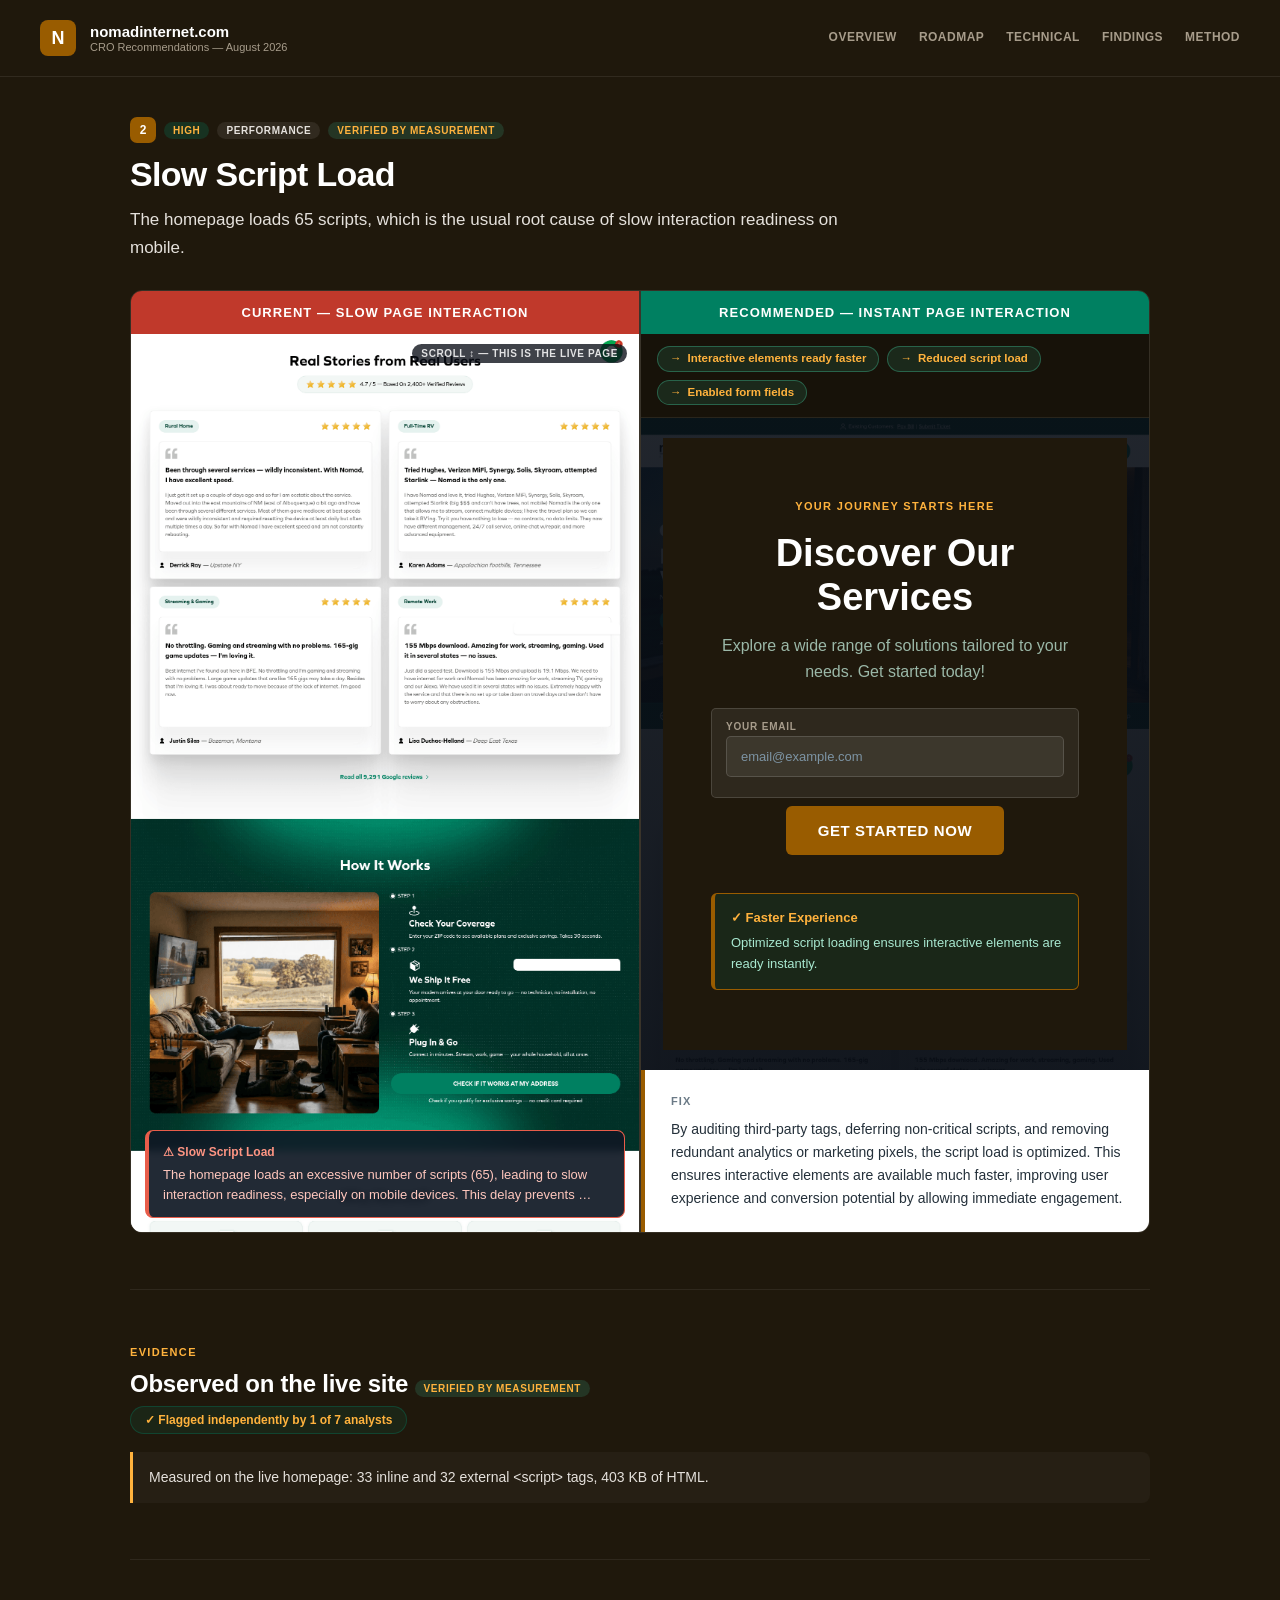
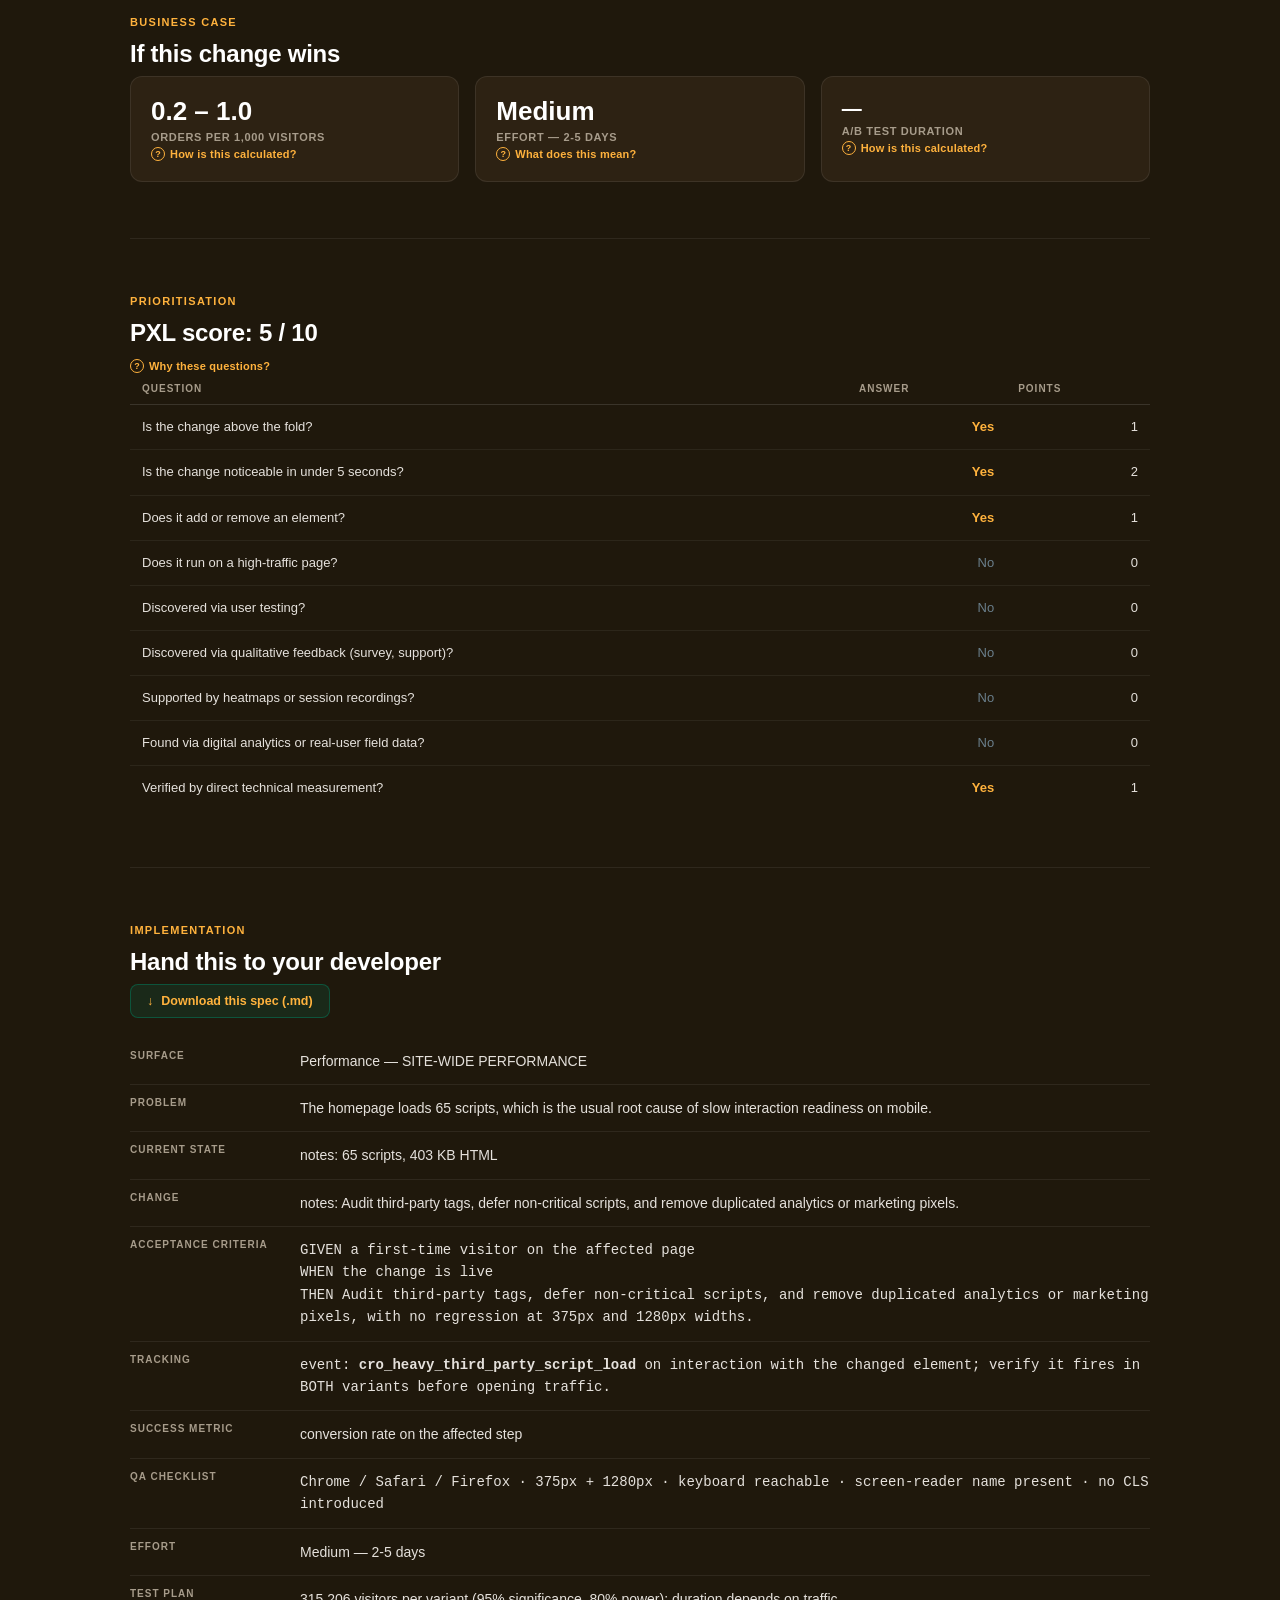
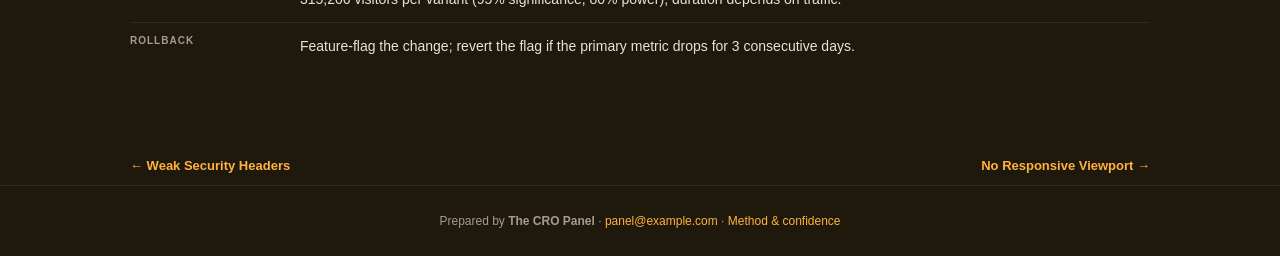
<file: finding_2_heavy_third_party_script_load.html>
<!doctype html>
<html lang="en">
<head>
<meta charset="utf-8">
<meta name="viewport" content="width=device-width, initial-scale=1.0">
<title>Slow Script Load — nomadinternet.com</title>
<link rel="stylesheet" href="cro_system.css">
<style>:root{--green:#995c00;--teal:#ffb23d;--navy:#1f180c;--mid:#2d2213;--light:#3f311c;--muted:#a79c8b;--off:#e5e1dc;}</style></head>
<body>
<header>
  <a class="logo-area" href="index.html" style="text-decoration:none">
    <div class="logo-dot">N</div>
    <div>
      <div class="logo-text">nomadinternet.com</div>
      <div class="logo-sub">CRO Recommendations — August 2026</div>
    </div>
  </a>
  <nav class="nav"><a href="index.html">Overview</a><a href="roadmap.html">Roadmap</a><a href="technical.html">Technical</a><a href="appendix.html">Findings</a><a href="methodology.html">Method</a></nav>
</header>

<div class="wrap">
  <div class="finding-head">
    <div class="badge-row">
      <span class="rank-chip rank-high">2</span>
      <span class="badge badge-high">High</span>
      <span class="badge badge-effort">Performance</span>
      <span class="badge badge-verified">Verified by measurement</span>
    </div>
    <h1>Slow Script Load</h1>
    <p class="thesis">The homepage loads 65 scripts, which is the usual root cause of slow interaction readiness on mobile.</p>
  </div>
  
  <div class="section" style="padding-top:0;border-top:none">
    <div class="split">
      <div class="col">
        <div class="label-bar label-current">CURRENT — Slow Page Interaction</div>
        <div class="shotwrap"><div class="shot-scroll" data-frac="0.18"><img class="shot-full" src="shot_home.png" alt="Full-page screenshot of the current page" loading="lazy"></div><div class="shot-hint">scroll ↕ — this is the live page</div><div class="shot-tag"><strong>⚠ Slow Script Load</strong>The homepage loads an excessive number of scripts (65), leading to slow interaction readiness, especially on mobile devices. This delay prevents …</div></div>
      </div>
      <div class="divider"></div>
      <div class="col">
        <div class="label-bar label-recommended">RECOMMENDED — Instant Page Interaction</div>
        <div class="diff-chips"><span class="chip">Interactive elements ready faster</span><span class="chip">Reduced script load</span><span class="chip">Enabled form fields</span></div><div class="rec-stage" style="background-image:url('shot_home.png')"><div class="rec-dim"></div><div class="rec-card"><div class="surface">
  <p class="eyebrow">Your Journey Starts Here</p>
  <h1>Discover Our Services</h1>
  <p>Explore a wide range of solutions tailored to your needs. Get started today!</p>
  <div class="field">
    <label class="field-label">Your Email</label>
    <input type="email" placeholder="email@example.com">
  </div>
  <span class="btn-primary">Get Started Now</span>
<div class="win-callout">
    <strong>✓ Faster Experience</strong>Optimized script loading ensures interactive elements are ready instantly.
  </div></div></div></div>
        <div class="annotation good"><strong>Fix</strong>By auditing third-party tags, deferring non-critical scripts, and removing redundant analytics or marketing pixels, the script load is optimized. This ensures interactive elements are available much faster, improving user experience and conversion potential by allowing immediate engagement.</div>
      </div>
    </div>
  </div>
  
<div class="section">
  <div class="eyebrow-label">Evidence</div>
  <h2 class="section-title">Observed on the live site <span class="badge badge-verified">Verified by measurement</span></h2>
  <div class="agreement">✓ Flagged independently by 1 of 7 analysts</div>
  <ul class="evidence-list"><li>Measured on the live homepage: 33 inline and 32 external &lt;script&gt; tags, 403 KB of HTML.</li></ul>
</div>
  
<div class="section">
  <div class="eyebrow-label">Business case</div>
  <h2 class="section-title">If this change wins</h2>
  <div class="tiles" style="grid-template-columns:repeat(3,1fr)">
    <div class="tile">
      <div class="tval">0.2 – 1.0</div>
      <div class="tlabel">orders per 1,000 visitors</div>
      <button class="explain" data-m="size-2">How is this calculated?</button>
    </div>
    <div class="tile">
      <div class="tval">Medium</div>
      <div class="tlabel">Effort — 2-5 days</div>
      <button class="explain" data-m="eff-2">What does this mean?</button>
    </div>
    <div class="tile">
      <div class="tval" style="font-size:20px">—</div>
      <div class="tlabel">A/B test duration</div>
      <button class="explain" data-m="test-2">How is this calculated?</button>
    </div>
  </div>
</div>
  
<div class="section">
  <div class="eyebrow-label">Prioritisation</div>
  <h2 class="section-title">PXL score: 5 / 10</h2>
  <button class="explain" data-m="pxl-2">Why these questions?</button>
  <div class="tscroll"><table class="dtable">
    <thead><tr><th>Question</th><th class="num">Answer</th><th class="num">Points</th></tr></thead>
    <tbody><tr><td>Is the change above the fold?</td><td class="num yes">Yes</td><td class="num">1</td></tr><tr><td>Is the change noticeable in under 5 seconds?</td><td class="num yes">Yes</td><td class="num">2</td></tr><tr><td>Does it add or remove an element?</td><td class="num yes">Yes</td><td class="num">1</td></tr><tr><td>Does it run on a high-traffic page?</td><td class="num no">No</td><td class="num">0</td></tr><tr><td>Discovered via user testing?</td><td class="num no">No</td><td class="num">0</td></tr><tr><td>Discovered via qualitative feedback (survey, support)?</td><td class="num no">No</td><td class="num">0</td></tr><tr><td>Supported by heatmaps or session recordings?</td><td class="num no">No</td><td class="num">0</td></tr><tr><td>Found via digital analytics or real-user field data?</td><td class="num no">No</td><td class="num">0</td></tr><tr><td>Verified by direct technical measurement?</td><td class="num yes">Yes</td><td class="num">1</td></tr></tbody>
  </table></div>
</div>
  
<div class="section">
  <div class="eyebrow-label">Implementation</div>
  <h2 class="section-title">Hand this to your developer</h2>
  <div class="dl-row" style="margin:0 0 20px">
    <a class="btn-dl" href="dev_spec_2_heavy_third_party_script_load.md" download>Download this spec (.md)</a>
  </div>
  <dl class="spec">
    <dt>Surface</dt><dd>Performance — SITE-WIDE PERFORMANCE</dd>
    <dt>Problem</dt><dd>The homepage loads 65 scripts, which is the usual root cause of slow interaction readiness on mobile.</dd>
    <dt>Current state</dt><dd>notes: 65 scripts, 403 KB HTML</dd>
    <dt>Change</dt><dd>notes: Audit third-party tags, defer non-critical scripts, and remove duplicated analytics or marketing pixels.</dd>
    <dt>Acceptance criteria</dt><dd class="mono">GIVEN a first-time visitor on the affected page<br>
      WHEN the change is live<br>
      THEN Audit third-party tags, defer non-critical scripts, and remove duplicated analytics or marketing pixels,
      with no regression at 375px and 1280px widths.</dd>
    <dt>Tracking</dt><dd class="mono">event: <strong>cro_heavy_third_party_script_load</strong> on interaction with the
      changed element; verify it fires in BOTH variants before opening traffic.</dd>
    <dt>Success metric</dt><dd>conversion rate on the affected step</dd>
    <dt>QA checklist</dt><dd class="mono">Chrome / Safari / Firefox · 375px + 1280px ·
      keyboard reachable · screen-reader name present · no CLS introduced</dd>
    <dt>Effort</dt><dd>Medium —
      2-5 days</dd>
    <dt>Test plan</dt><dd>315,206 visitors per variant
      (95% significance, 80% power);
      duration depends on traffic.</dd>
    <dt>Rollback</dt><dd>Feature-flag the change; revert the flag if the primary metric
      drops for 3 consecutive days.</dd>
  </dl>
</div>
  <div class="pager"><a href="finding_1_missing_security_headers.html">← Weak Security Headers</a><a href="finding_3_no_responsive_viewport_declared.html">No Responsive Viewport →</a></div>
</div>
<div class="footer">
  Prepared by <strong>The CRO Panel</strong> · <a href="mailto:panel@example.com">panel@example.com</a> · <a href="methodology.html">Method &amp; confidence</a>
</div>
<div class="modal-overlay" id="modal-root"><div class="modal-box"></div></div>
<template id="m-size-2"><h3>How this range is calculated</h3><p>Result: <strong>0.2 – 1.0 extra orders per 1,000 visitors</strong></p><div class="formula">1,000 visitors × baseline conversion × relative lift
= per 1,000 visitors at an assumed 2.00% baseline conversion rate and a 1.0-5.0% relative lift</div><p>The 1.0–5.0% relative-lift band is an assumption bounded by severity (High), not a prediction.</p><p><strong>The baseline conversion rate is an assumption</strong> — the client did not supply one, so an industry-typical 2.0% is used and labelled as such.</p><p><strong>Why the range is conservative:</strong> Across 127,000 experiments, 12% produced a statistically significant improvement on the primary metric; a healthy programme win rate is 10-30%. Winning tests also overstate their true effect, so treat this as the prize if the change works — never expected revenue.</p></template><template id="m-eff-2"><h3>How effort is estimated</h3><table><tr><th>Bracket</th><th>Days</th><th>Typical scope</th></tr><tr><td>Low</td><td class='num'>0.5–2</td><td>copy, colour, labels, image swaps</td></tr><tr><td>Medium</td><td class='num'>2–5</td><td>layout shifts, form changes, new modules</td></tr><tr><td>High</td><td class='num'>5+</td><td>personalisation, funnel work, integrations</td></tr></table><p>Assigned by matching the recommended change against these scopes; the estimate is a bracket, not a quote.</p></template><template id="m-test-2"><h3>Sample size math</h3><p>Two-proportion z-test, the standard pre-test sample-size calculation:</p><div class="formula">n = [z&#8320;.&#8320;&#8322;&#8325;·√(2·p̄·(1−p̄)) + z&#8320;.&#8322;&#8320;·√(p₁(1−p₁)+p₂(1−p₂))]² / (p₁−p₂)²</div><table><tr><td>Baseline conversion</td><td class='num'>2.0% (assumed)</td></tr><tr><td>Significance / power</td><td class='num'>95% / 80%</td></tr><tr><td>Sample per variant, 5.0% lift</td><td class='num'>315,206</td></tr><tr><td>Sample per variant, 1.0% lift</td><td class='num'>7,729,571</td></tr></table><p>Halving the minimum detectable effect roughly quadruples the sample required, which is why the conservative figure is so much larger.</p></template><template id="m-pxl-2"><h3>What PXL is</h3><p>PXL is CXL's prioritisation framework: binary questions instead of subjective 1–10 guesses, weighted toward evidence.</p><p>Findings discovered by inspection score zero on all four evidence questions — that is the honest signal, not a defect. Findings verified by direct measurement earn the extension point and, where real-user field data is involved, the analytics point.</p><p>The full rubric is on the <a href="methodology.html" style="color:var(--teal)">method page</a>.</p></template><script>
(function(){
  var root=document.getElementById('modal-root');
  function close(){root.classList.remove('open');}
  document.addEventListener('click',function(e){
    var b=e.target.closest('[data-m]');
    if(b){var t=document.getElementById('m-'+b.getAttribute('data-m'));
      if(t){root.querySelector('.modal-box').innerHTML=
        '<button class="modal-close" aria-label="Close">\u00d7</button>'+t.innerHTML;
        root.classList.add('open');}return;}
    if(e.target.closest('.modal-close')||e.target===root)close();
  });
  document.addEventListener('keydown',function(e){if(e.key==='Escape')close();});
  function scale(){
    document.querySelectorAll('.card-preview .preview-inner').forEach(function(el){
      var w=el.parentElement.clientWidth;if(!w)return;
      var s=w/1280;el.style.transform='scale('+s+')';
      el.parentElement.style.height=Math.round(514*s)+'px';});
  }
  scale();window.addEventListener('resize',scale);
  function pos(){
    document.querySelectorAll('.shot-scroll[data-frac]').forEach(function(el){
      var img=el.querySelector('img');
      var go=function(){var f=parseFloat(el.getAttribute('data-frac'))||0;
        el.scrollTop=f*(el.scrollHeight-el.clientHeight);};
      if(img&&!img.complete){img.addEventListener('load',go);}else{go();}
    });
  }
  pos();
})();
</script>
</body>
</html>
</file>
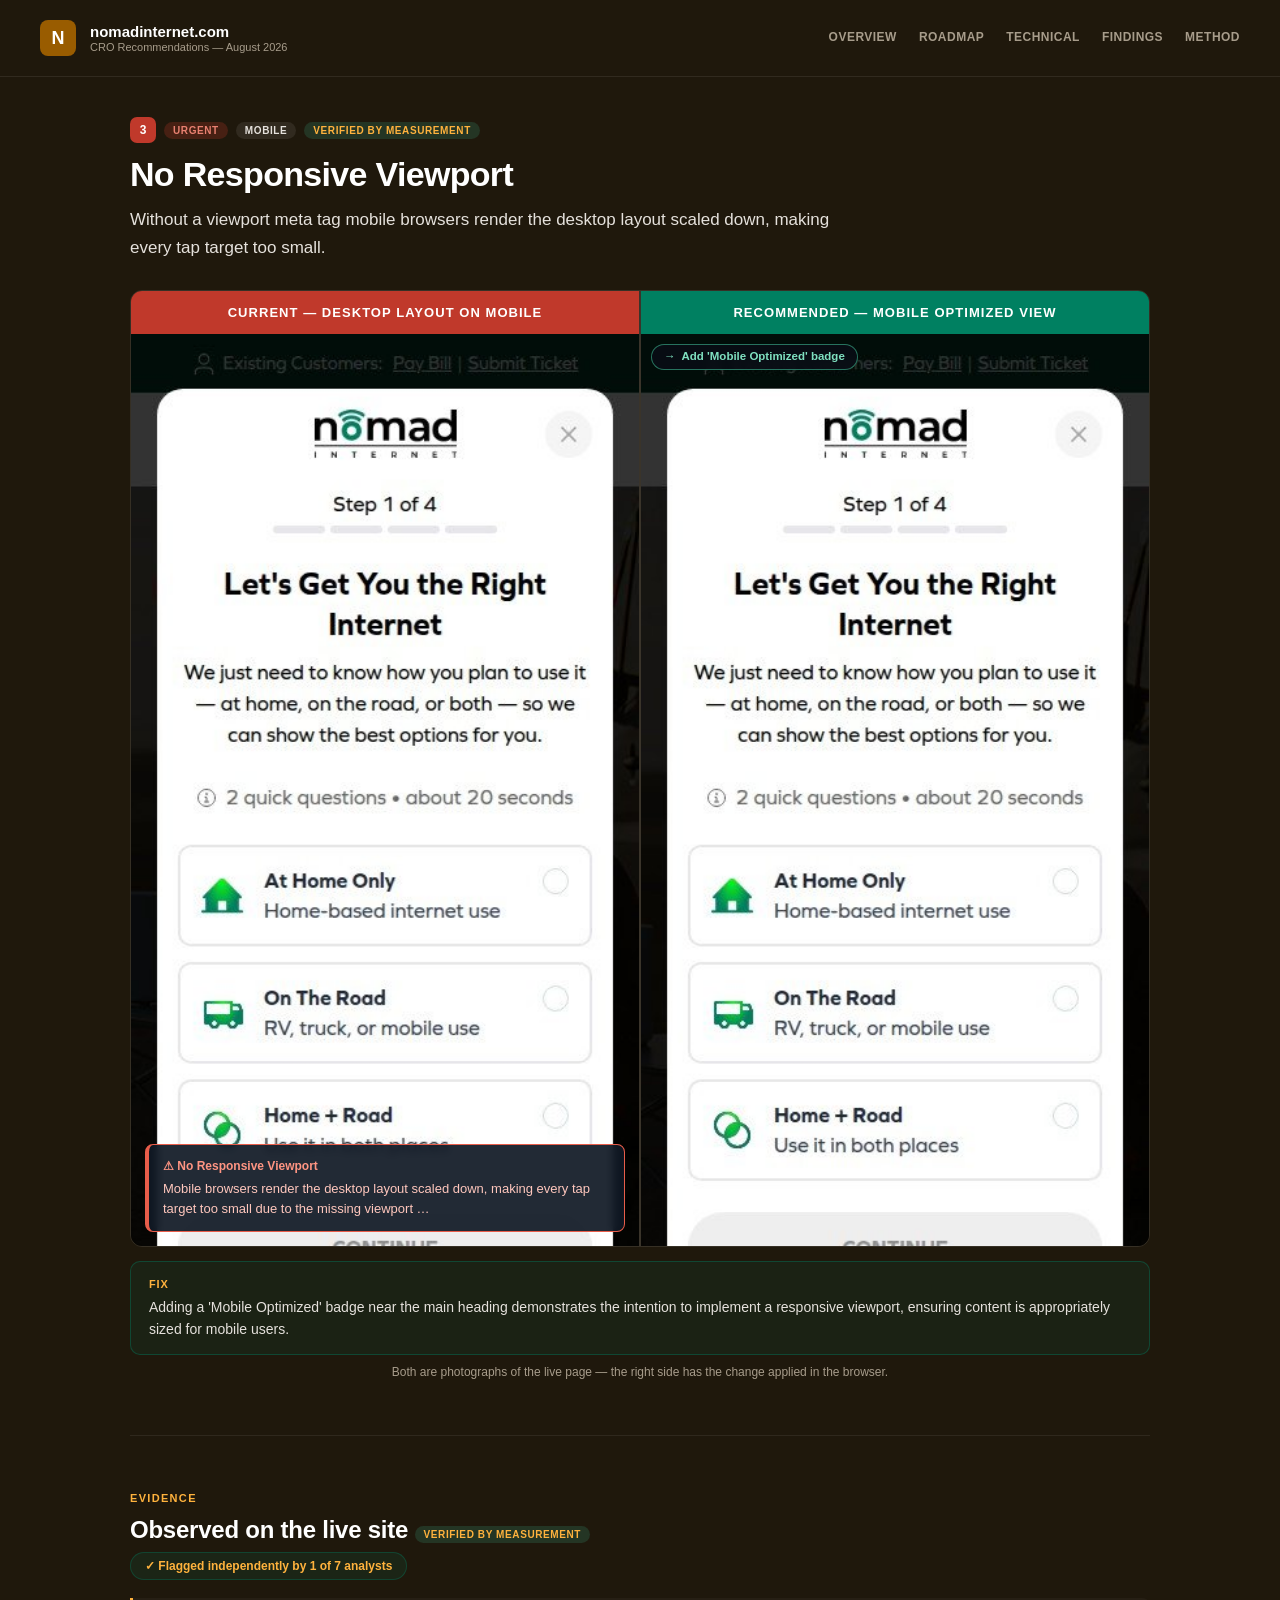
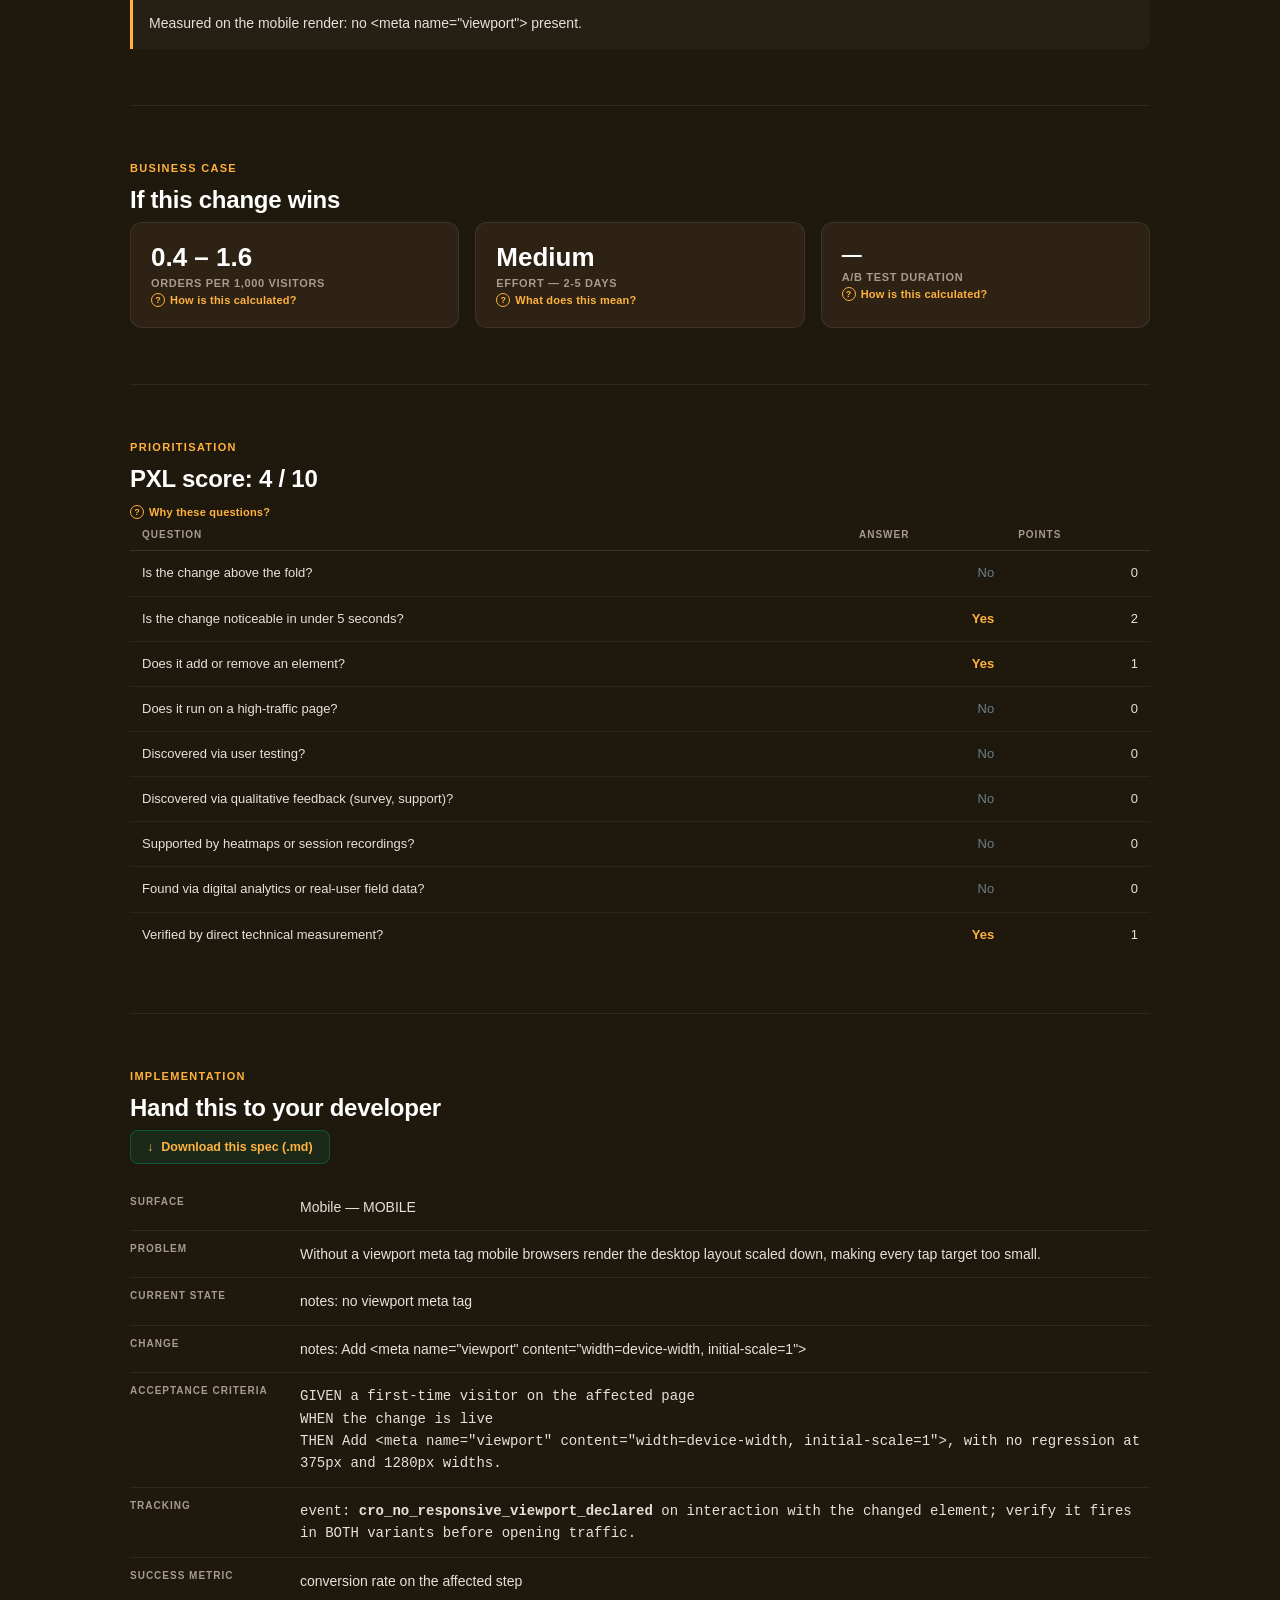
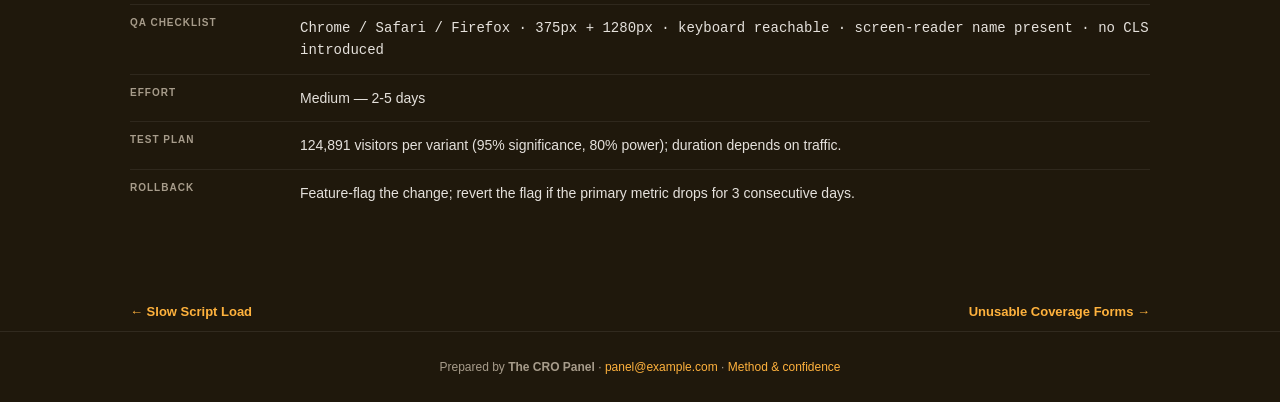
<file: finding_3_no_responsive_viewport_declared.html>
<!doctype html>
<html lang="en">
<head>
<meta charset="utf-8">
<meta name="viewport" content="width=device-width, initial-scale=1.0">
<title>No Responsive Viewport — nomadinternet.com</title>
<link rel="stylesheet" href="cro_system.css">
<style>:root{--green:#995c00;--teal:#ffb23d;--navy:#1f180c;--mid:#2d2213;--light:#3f311c;--muted:#a79c8b;--off:#e5e1dc;}</style></head>
<body>
<header>
  <a class="logo-area" href="index.html" style="text-decoration:none">
    <div class="logo-dot">N</div>
    <div>
      <div class="logo-text">nomadinternet.com</div>
      <div class="logo-sub">CRO Recommendations — August 2026</div>
    </div>
  </a>
  <nav class="nav"><a href="index.html">Overview</a><a href="roadmap.html">Roadmap</a><a href="technical.html">Technical</a><a href="appendix.html">Findings</a><a href="methodology.html">Method</a></nav>
</header>

<div class="wrap">
  <div class="finding-head">
    <div class="badge-row">
      <span class="rank-chip rank-urgent">3</span>
      <span class="badge badge-urgent">Urgent</span>
      <span class="badge badge-effort">Mobile</span>
      <span class="badge badge-verified">Verified by measurement</span>
    </div>
    <h1>No Responsive Viewport</h1>
    <p class="thesis">Without a viewport meta tag mobile browsers render the desktop layout scaled down, making every tap target too small.</p>
  </div>
  
  <div class="section" style="padding-top:0;border-top:none">
    <div class="split">
      <div class="col">
        <div class="label-bar label-current">CURRENT — Desktop layout on mobile</div>
        <div class="shotwrap photo-side"><img class="shot-pair" src="shot_before_2_no_responsive_viewport.jpg" alt="Screenshot" loading="lazy"><div class="shot-tag"><strong>⚠ No Responsive Viewport</strong>Mobile browsers render the desktop layout scaled down, making every tap target too small due to the missing viewport …</div></div>
      </div>
      <div class="divider"></div>
      <div class="col">
        <div class="label-bar label-recommended">RECOMMENDED — Mobile optimized view</div>
        <div class="shotwrap photo-side"><img class="shot-pair" src="shot_after_2_no_responsive_viewport.jpg" alt="Screenshot" loading="lazy"><div class="diff-chips chips-overlay"><span class="chip">Add &#x27;Mobile Optimized&#x27; badge</span></div></div>
      </div>
    </div>
    <div class="fix-bar"><strong>Fix</strong>Adding a &#x27;Mobile Optimized&#x27; badge near the main heading demonstrates the intention to implement a responsive viewport, ensuring content is appropriately sized for mobile users.</div>
    <div class="photo-note">Both are photographs of the live page — the right side has the
      change applied in the browser.</div>
  </div>
  
<div class="section">
  <div class="eyebrow-label">Evidence</div>
  <h2 class="section-title">Observed on the live site <span class="badge badge-verified">Verified by measurement</span></h2>
  <div class="agreement">✓ Flagged independently by 1 of 7 analysts</div>
  <ul class="evidence-list"><li>Measured on the mobile render: no &lt;meta name=&quot;viewport&quot;&gt; present.</li></ul>
</div>
  
<div class="section">
  <div class="eyebrow-label">Business case</div>
  <h2 class="section-title">If this change wins</h2>
  <div class="tiles" style="grid-template-columns:repeat(3,1fr)">
    <div class="tile">
      <div class="tval">0.4 – 1.6</div>
      <div class="tlabel">orders per 1,000 visitors</div>
      <button class="explain" data-m="size-3">How is this calculated?</button>
    </div>
    <div class="tile">
      <div class="tval">Medium</div>
      <div class="tlabel">Effort — 2-5 days</div>
      <button class="explain" data-m="eff-3">What does this mean?</button>
    </div>
    <div class="tile">
      <div class="tval" style="font-size:20px">—</div>
      <div class="tlabel">A/B test duration</div>
      <button class="explain" data-m="test-3">How is this calculated?</button>
    </div>
  </div>
</div>
  
<div class="section">
  <div class="eyebrow-label">Prioritisation</div>
  <h2 class="section-title">PXL score: 4 / 10</h2>
  <button class="explain" data-m="pxl-3">Why these questions?</button>
  <div class="tscroll"><table class="dtable">
    <thead><tr><th>Question</th><th class="num">Answer</th><th class="num">Points</th></tr></thead>
    <tbody><tr><td>Is the change above the fold?</td><td class="num no">No</td><td class="num">0</td></tr><tr><td>Is the change noticeable in under 5 seconds?</td><td class="num yes">Yes</td><td class="num">2</td></tr><tr><td>Does it add or remove an element?</td><td class="num yes">Yes</td><td class="num">1</td></tr><tr><td>Does it run on a high-traffic page?</td><td class="num no">No</td><td class="num">0</td></tr><tr><td>Discovered via user testing?</td><td class="num no">No</td><td class="num">0</td></tr><tr><td>Discovered via qualitative feedback (survey, support)?</td><td class="num no">No</td><td class="num">0</td></tr><tr><td>Supported by heatmaps or session recordings?</td><td class="num no">No</td><td class="num">0</td></tr><tr><td>Found via digital analytics or real-user field data?</td><td class="num no">No</td><td class="num">0</td></tr><tr><td>Verified by direct technical measurement?</td><td class="num yes">Yes</td><td class="num">1</td></tr></tbody>
  </table></div>
</div>
  
<div class="section">
  <div class="eyebrow-label">Implementation</div>
  <h2 class="section-title">Hand this to your developer</h2>
  <div class="dl-row" style="margin:0 0 20px">
    <a class="btn-dl" href="dev_spec_3_no_responsive_viewport_declared.md" download>Download this spec (.md)</a>
  </div>
  <dl class="spec">
    <dt>Surface</dt><dd>Mobile — MOBILE</dd>
    <dt>Problem</dt><dd>Without a viewport meta tag mobile browsers render the desktop layout scaled down, making every tap target too small.</dd>
    <dt>Current state</dt><dd>notes: no viewport meta tag</dd>
    <dt>Change</dt><dd>notes: Add &lt;meta name=&quot;viewport&quot; content=&quot;width=device-width, initial-scale=1&quot;&gt;</dd>
    <dt>Acceptance criteria</dt><dd class="mono">GIVEN a first-time visitor on the affected page<br>
      WHEN the change is live<br>
      THEN Add &lt;meta name=&quot;viewport&quot; content=&quot;width=device-width, initial-scale=1&quot;&gt;,
      with no regression at 375px and 1280px widths.</dd>
    <dt>Tracking</dt><dd class="mono">event: <strong>cro_no_responsive_viewport_declared</strong> on interaction with the
      changed element; verify it fires in BOTH variants before opening traffic.</dd>
    <dt>Success metric</dt><dd>conversion rate on the affected step</dd>
    <dt>QA checklist</dt><dd class="mono">Chrome / Safari / Firefox · 375px + 1280px ·
      keyboard reachable · screen-reader name present · no CLS introduced</dd>
    <dt>Effort</dt><dd>Medium —
      2-5 days</dd>
    <dt>Test plan</dt><dd>124,891 visitors per variant
      (95% significance, 80% power);
      duration depends on traffic.</dd>
    <dt>Rollback</dt><dd>Feature-flag the change; revert the flag if the primary metric
      drops for 3 consecutive days.</dd>
  </dl>
</div>
  <div class="pager"><a href="finding_2_heavy_third_party_script_load.html">← Slow Script Load</a><a href="finding_4_form_interaction_friction_unusable.html">Unusable Coverage Forms →</a></div>
</div>
<div class="footer">
  Prepared by <strong>The CRO Panel</strong> · <a href="mailto:panel@example.com">panel@example.com</a> · <a href="methodology.html">Method &amp; confidence</a>
</div>
<div class="modal-overlay" id="modal-root"><div class="modal-box"></div></div>
<template id="m-size-3"><h3>How this range is calculated</h3><p>Result: <strong>0.4 – 1.6 extra orders per 1,000 visitors</strong></p><div class="formula">1,000 visitors × baseline conversion × relative lift
= per 1,000 visitors at an assumed 2.00% baseline conversion rate and a 2.0-8.0% relative lift</div><p>The 2.0–8.0% relative-lift band is an assumption bounded by severity (Urgent), not a prediction.</p><p><strong>The baseline conversion rate is an assumption</strong> — the client did not supply one, so an industry-typical 2.0% is used and labelled as such.</p><p><strong>Why the range is conservative:</strong> Across 127,000 experiments, 12% produced a statistically significant improvement on the primary metric; a healthy programme win rate is 10-30%. Winning tests also overstate their true effect, so treat this as the prize if the change works — never expected revenue.</p></template><template id="m-eff-3"><h3>How effort is estimated</h3><table><tr><th>Bracket</th><th>Days</th><th>Typical scope</th></tr><tr><td>Low</td><td class='num'>0.5–2</td><td>copy, colour, labels, image swaps</td></tr><tr><td>Medium</td><td class='num'>2–5</td><td>layout shifts, form changes, new modules</td></tr><tr><td>High</td><td class='num'>5+</td><td>personalisation, funnel work, integrations</td></tr></table><p>Assigned by matching the recommended change against these scopes; the estimate is a bracket, not a quote.</p></template><template id="m-test-3"><h3>Sample size math</h3><p>Two-proportion z-test, the standard pre-test sample-size calculation:</p><div class="formula">n = [z&#8320;.&#8320;&#8322;&#8325;·√(2·p̄·(1−p̄)) + z&#8320;.&#8322;&#8320;·√(p₁(1−p₁)+p₂(1−p₂))]² / (p₁−p₂)²</div><table><tr><td>Baseline conversion</td><td class='num'>2.0% (assumed)</td></tr><tr><td>Significance / power</td><td class='num'>95% / 80%</td></tr><tr><td>Sample per variant, 8.0% lift</td><td class='num'>124,891</td></tr><tr><td>Sample per variant, 2.0% lift</td><td class='num'>1,941,808</td></tr></table><p>Halving the minimum detectable effect roughly quadruples the sample required, which is why the conservative figure is so much larger.</p></template><template id="m-pxl-3"><h3>What PXL is</h3><p>PXL is CXL's prioritisation framework: binary questions instead of subjective 1–10 guesses, weighted toward evidence.</p><p>Findings discovered by inspection score zero on all four evidence questions — that is the honest signal, not a defect. Findings verified by direct measurement earn the extension point and, where real-user field data is involved, the analytics point.</p><p>The full rubric is on the <a href="methodology.html" style="color:var(--teal)">method page</a>.</p></template><script>
(function(){
  var root=document.getElementById('modal-root');
  function close(){root.classList.remove('open');}
  document.addEventListener('click',function(e){
    var b=e.target.closest('[data-m]');
    if(b){var t=document.getElementById('m-'+b.getAttribute('data-m'));
      if(t){root.querySelector('.modal-box').innerHTML=
        '<button class="modal-close" aria-label="Close">\u00d7</button>'+t.innerHTML;
        root.classList.add('open');}return;}
    if(e.target.closest('.modal-close')||e.target===root)close();
  });
  document.addEventListener('keydown',function(e){if(e.key==='Escape')close();});
  function scale(){
    document.querySelectorAll('.card-preview .preview-inner').forEach(function(el){
      var w=el.parentElement.clientWidth;if(!w)return;
      var s=w/1280;el.style.transform='scale('+s+')';
      el.parentElement.style.height=Math.round(514*s)+'px';});
  }
  scale();window.addEventListener('resize',scale);
  function pos(){
    document.querySelectorAll('.shot-scroll[data-frac]').forEach(function(el){
      var img=el.querySelector('img');
      var go=function(){var f=parseFloat(el.getAttribute('data-frac'))||0;
        el.scrollTop=f*(el.scrollHeight-el.clientHeight);};
      if(img&&!img.complete){img.addEventListener('load',go);}else{go();}
    });
  }
  pos();
})();
</script>
</body>
</html>
</file>
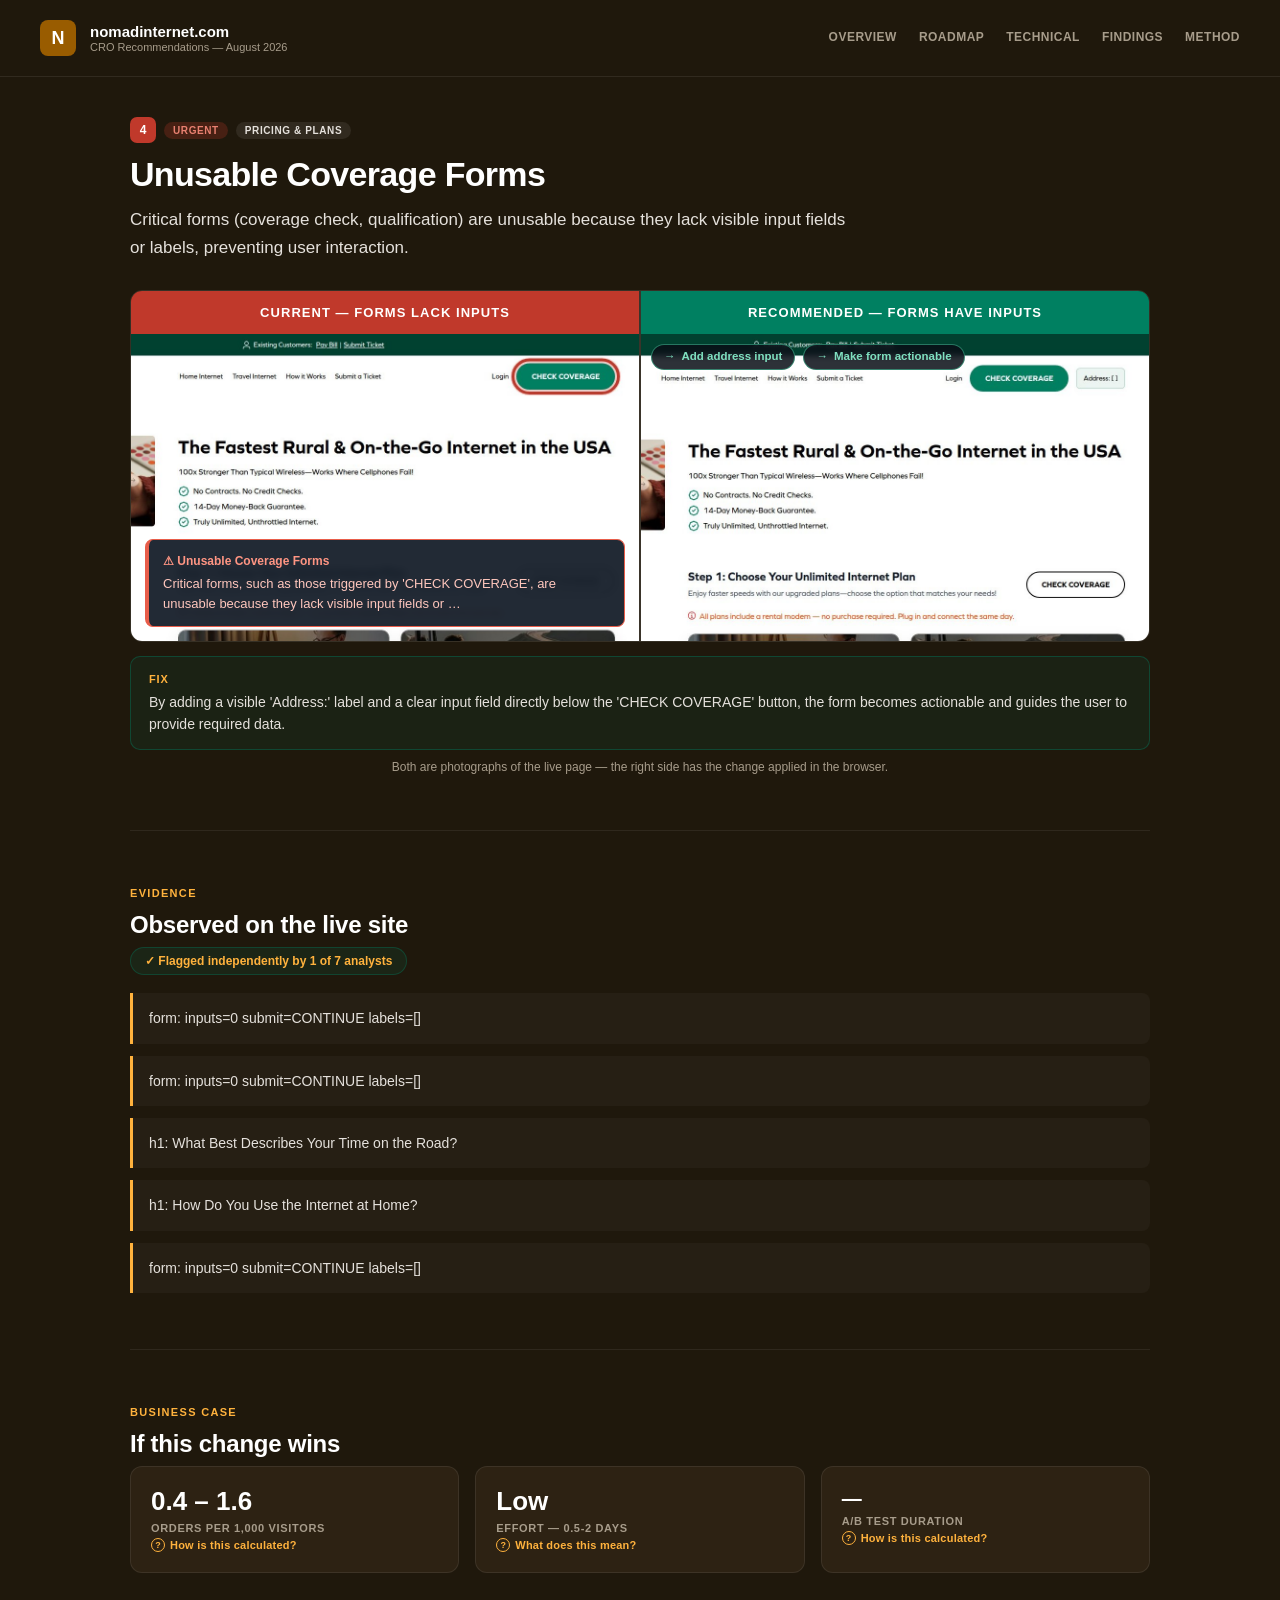
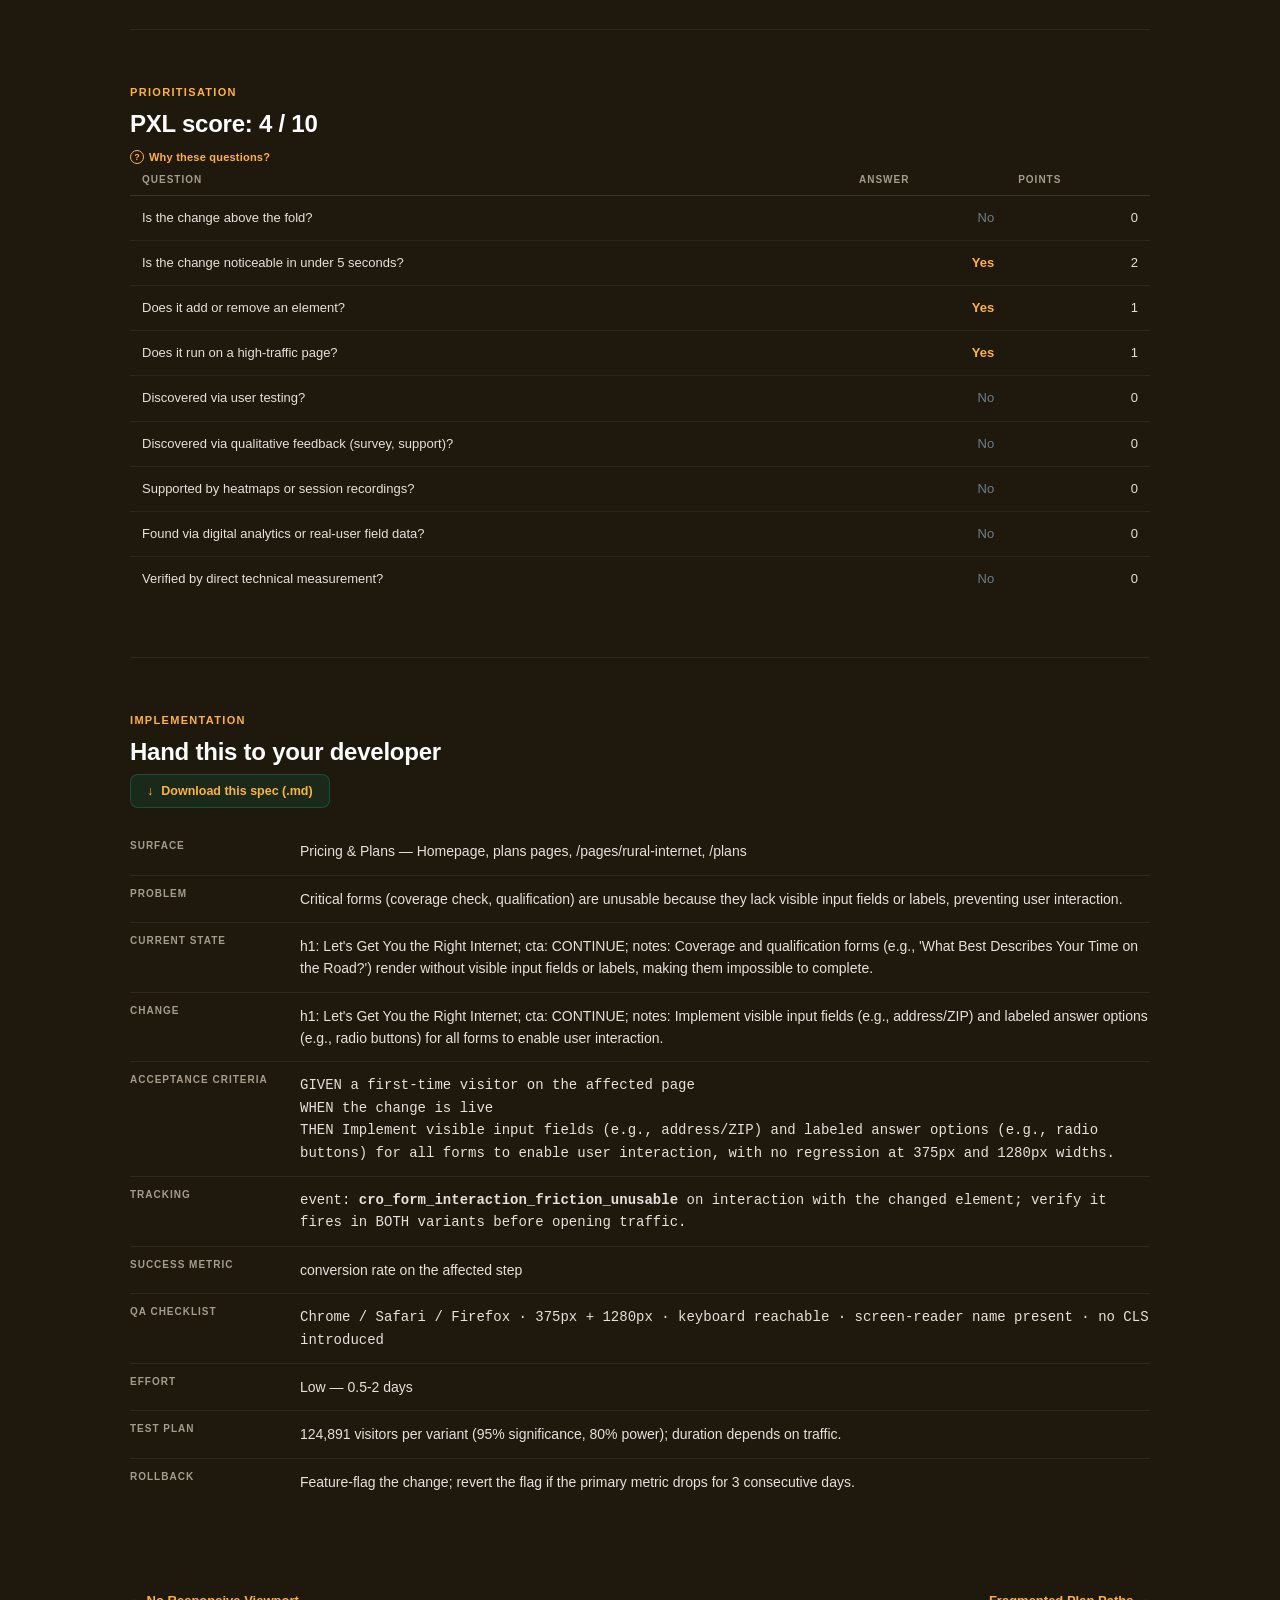
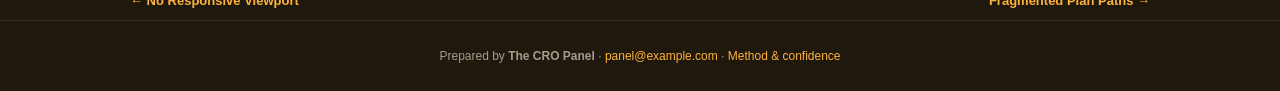
<file: finding_4_form_interaction_friction_unusable.html>
<!doctype html>
<html lang="en">
<head>
<meta charset="utf-8">
<meta name="viewport" content="width=device-width, initial-scale=1.0">
<title>Unusable Coverage Forms — nomadinternet.com</title>
<link rel="stylesheet" href="cro_system.css">
<style>:root{--green:#995c00;--teal:#ffb23d;--navy:#1f180c;--mid:#2d2213;--light:#3f311c;--muted:#a79c8b;--off:#e5e1dc;}</style></head>
<body>
<header>
  <a class="logo-area" href="index.html" style="text-decoration:none">
    <div class="logo-dot">N</div>
    <div>
      <div class="logo-text">nomadinternet.com</div>
      <div class="logo-sub">CRO Recommendations — August 2026</div>
    </div>
  </a>
  <nav class="nav"><a href="index.html">Overview</a><a href="roadmap.html">Roadmap</a><a href="technical.html">Technical</a><a href="appendix.html">Findings</a><a href="methodology.html">Method</a></nav>
</header>

<div class="wrap">
  <div class="finding-head">
    <div class="badge-row">
      <span class="rank-chip rank-urgent">4</span>
      <span class="badge badge-urgent">Urgent</span>
      <span class="badge badge-effort">Pricing &amp; Plans</span>
      
    </div>
    <h1>Unusable Coverage Forms</h1>
    <p class="thesis">Critical forms (coverage check, qualification) are unusable because they lack visible input fields or labels, preventing user interaction.</p>
  </div>
  
  <div class="section" style="padding-top:0;border-top:none">
    <div class="split">
      <div class="col">
        <div class="label-bar label-current">CURRENT — Forms lack inputs</div>
        <div class="shotwrap photo-side"><img class="shot-pair" src="shot_before_3_unusable_coverage_forms.jpg" alt="Screenshot" loading="lazy"><div class="shot-tag"><strong>⚠ Unusable Coverage Forms</strong>Critical forms, such as those triggered by &#x27;CHECK COVERAGE&#x27;, are unusable because they lack visible input fields or …</div></div>
      </div>
      <div class="divider"></div>
      <div class="col">
        <div class="label-bar label-recommended">RECOMMENDED — Forms have inputs</div>
        <div class="shotwrap photo-side"><img class="shot-pair" src="shot_after_3_unusable_coverage_forms.jpg" alt="Screenshot" loading="lazy"><div class="diff-chips chips-overlay"><span class="chip">Add address input</span><span class="chip">Make form actionable</span></div></div>
      </div>
    </div>
    <div class="fix-bar"><strong>Fix</strong>By adding a visible &#x27;Address:&#x27; label and a clear input field directly below the &#x27;CHECK COVERAGE&#x27; button, the form becomes actionable and guides the user to provide required data.</div>
    <div class="photo-note">Both are photographs of the live page — the right side has the
      change applied in the browser.</div>
  </div>
  
<div class="section">
  <div class="eyebrow-label">Evidence</div>
  <h2 class="section-title">Observed on the live site </h2>
  <div class="agreement">✓ Flagged independently by 1 of 7 analysts</div>
  <ul class="evidence-list"><li>form: inputs=0 submit=CONTINUE labels=[]</li><li>form: inputs=0 submit=CONTINUE labels=[]</li><li>h1: What Best Describes Your Time on the Road?</li><li>h1: How Do You Use the Internet at Home?</li><li>form: inputs=0 submit=CONTINUE labels=[]</li></ul>
</div>
  
<div class="section">
  <div class="eyebrow-label">Business case</div>
  <h2 class="section-title">If this change wins</h2>
  <div class="tiles" style="grid-template-columns:repeat(3,1fr)">
    <div class="tile">
      <div class="tval">0.4 – 1.6</div>
      <div class="tlabel">orders per 1,000 visitors</div>
      <button class="explain" data-m="size-4">How is this calculated?</button>
    </div>
    <div class="tile">
      <div class="tval">Low</div>
      <div class="tlabel">Effort — 0.5-2 days</div>
      <button class="explain" data-m="eff-4">What does this mean?</button>
    </div>
    <div class="tile">
      <div class="tval" style="font-size:20px">—</div>
      <div class="tlabel">A/B test duration</div>
      <button class="explain" data-m="test-4">How is this calculated?</button>
    </div>
  </div>
</div>
  
<div class="section">
  <div class="eyebrow-label">Prioritisation</div>
  <h2 class="section-title">PXL score: 4 / 10</h2>
  <button class="explain" data-m="pxl-4">Why these questions?</button>
  <div class="tscroll"><table class="dtable">
    <thead><tr><th>Question</th><th class="num">Answer</th><th class="num">Points</th></tr></thead>
    <tbody><tr><td>Is the change above the fold?</td><td class="num no">No</td><td class="num">0</td></tr><tr><td>Is the change noticeable in under 5 seconds?</td><td class="num yes">Yes</td><td class="num">2</td></tr><tr><td>Does it add or remove an element?</td><td class="num yes">Yes</td><td class="num">1</td></tr><tr><td>Does it run on a high-traffic page?</td><td class="num yes">Yes</td><td class="num">1</td></tr><tr><td>Discovered via user testing?</td><td class="num no">No</td><td class="num">0</td></tr><tr><td>Discovered via qualitative feedback (survey, support)?</td><td class="num no">No</td><td class="num">0</td></tr><tr><td>Supported by heatmaps or session recordings?</td><td class="num no">No</td><td class="num">0</td></tr><tr><td>Found via digital analytics or real-user field data?</td><td class="num no">No</td><td class="num">0</td></tr><tr><td>Verified by direct technical measurement?</td><td class="num no">No</td><td class="num">0</td></tr></tbody>
  </table></div>
</div>
  
<div class="section">
  <div class="eyebrow-label">Implementation</div>
  <h2 class="section-title">Hand this to your developer</h2>
  <div class="dl-row" style="margin:0 0 20px">
    <a class="btn-dl" href="dev_spec_4_form_interaction_friction_unusable.md" download>Download this spec (.md)</a>
  </div>
  <dl class="spec">
    <dt>Surface</dt><dd>Pricing &amp; Plans — Homepage, plans pages, /pages/rural-internet, /plans</dd>
    <dt>Problem</dt><dd>Critical forms (coverage check, qualification) are unusable because they lack visible input fields or labels, preventing user interaction.</dd>
    <dt>Current state</dt><dd>h1: Let&#x27;s Get You the Right Internet; cta: CONTINUE; notes: Coverage and qualification forms (e.g., &#x27;What Best Describes Your Time on the Road?&#x27;) render without visible input fields or labels, making them impossible to complete.</dd>
    <dt>Change</dt><dd>h1: Let&#x27;s Get You the Right Internet; cta: CONTINUE; notes: Implement visible input fields (e.g., address/ZIP) and labeled answer options (e.g., radio buttons) for all forms to enable user interaction.</dd>
    <dt>Acceptance criteria</dt><dd class="mono">GIVEN a first-time visitor on the affected page<br>
      WHEN the change is live<br>
      THEN Implement visible input fields (e.g., address/ZIP) and labeled answer options (e.g., radio buttons) for all forms to enable user interaction,
      with no regression at 375px and 1280px widths.</dd>
    <dt>Tracking</dt><dd class="mono">event: <strong>cro_form_interaction_friction_unusable</strong> on interaction with the
      changed element; verify it fires in BOTH variants before opening traffic.</dd>
    <dt>Success metric</dt><dd>conversion rate on the affected step</dd>
    <dt>QA checklist</dt><dd class="mono">Chrome / Safari / Firefox · 375px + 1280px ·
      keyboard reachable · screen-reader name present · no CLS introduced</dd>
    <dt>Effort</dt><dd>Low —
      0.5-2 days</dd>
    <dt>Test plan</dt><dd>124,891 visitors per variant
      (95% significance, 80% power);
      duration depends on traffic.</dd>
    <dt>Rollback</dt><dd>Feature-flag the change; revert the flag if the primary metric
      drops for 3 consecutive days.</dd>
  </dl>
</div>
  <div class="pager"><a href="finding_3_no_responsive_viewport_declared.html">← No Responsive Viewport</a><a href="finding_5_path_ambiguity.html">Fragmented Plan Paths →</a></div>
</div>
<div class="footer">
  Prepared by <strong>The CRO Panel</strong> · <a href="mailto:panel@example.com">panel@example.com</a> · <a href="methodology.html">Method &amp; confidence</a>
</div>
<div class="modal-overlay" id="modal-root"><div class="modal-box"></div></div>
<template id="m-size-4"><h3>How this range is calculated</h3><p>Result: <strong>0.4 – 1.6 extra orders per 1,000 visitors</strong></p><div class="formula">1,000 visitors × baseline conversion × relative lift
= per 1,000 visitors at an assumed 2.00% baseline conversion rate and a 2.0-8.0% relative lift</div><p>The 2.0–8.0% relative-lift band is an assumption bounded by severity (Urgent), not a prediction.</p><p><strong>The baseline conversion rate is an assumption</strong> — the client did not supply one, so an industry-typical 2.0% is used and labelled as such.</p><p><strong>Why the range is conservative:</strong> Across 127,000 experiments, 12% produced a statistically significant improvement on the primary metric; a healthy programme win rate is 10-30%. Winning tests also overstate their true effect, so treat this as the prize if the change works — never expected revenue.</p></template><template id="m-eff-4"><h3>How effort is estimated</h3><table><tr><th>Bracket</th><th>Days</th><th>Typical scope</th></tr><tr><td>Low</td><td class='num'>0.5–2</td><td>copy, colour, labels, image swaps</td></tr><tr><td>Medium</td><td class='num'>2–5</td><td>layout shifts, form changes, new modules</td></tr><tr><td>High</td><td class='num'>5+</td><td>personalisation, funnel work, integrations</td></tr></table><p>Assigned by matching the recommended change against these scopes; the estimate is a bracket, not a quote.</p></template><template id="m-test-4"><h3>Sample size math</h3><p>Two-proportion z-test, the standard pre-test sample-size calculation:</p><div class="formula">n = [z&#8320;.&#8320;&#8322;&#8325;·√(2·p̄·(1−p̄)) + z&#8320;.&#8322;&#8320;·√(p₁(1−p₁)+p₂(1−p₂))]² / (p₁−p₂)²</div><table><tr><td>Baseline conversion</td><td class='num'>2.0% (assumed)</td></tr><tr><td>Significance / power</td><td class='num'>95% / 80%</td></tr><tr><td>Sample per variant, 8.0% lift</td><td class='num'>124,891</td></tr><tr><td>Sample per variant, 2.0% lift</td><td class='num'>1,941,808</td></tr></table><p>Halving the minimum detectable effect roughly quadruples the sample required, which is why the conservative figure is so much larger.</p></template><template id="m-pxl-4"><h3>What PXL is</h3><p>PXL is CXL's prioritisation framework: binary questions instead of subjective 1–10 guesses, weighted toward evidence.</p><p>Findings discovered by inspection score zero on all four evidence questions — that is the honest signal, not a defect. Findings verified by direct measurement earn the extension point and, where real-user field data is involved, the analytics point.</p><p>The full rubric is on the <a href="methodology.html" style="color:var(--teal)">method page</a>.</p></template><script>
(function(){
  var root=document.getElementById('modal-root');
  function close(){root.classList.remove('open');}
  document.addEventListener('click',function(e){
    var b=e.target.closest('[data-m]');
    if(b){var t=document.getElementById('m-'+b.getAttribute('data-m'));
      if(t){root.querySelector('.modal-box').innerHTML=
        '<button class="modal-close" aria-label="Close">\u00d7</button>'+t.innerHTML;
        root.classList.add('open');}return;}
    if(e.target.closest('.modal-close')||e.target===root)close();
  });
  document.addEventListener('keydown',function(e){if(e.key==='Escape')close();});
  function scale(){
    document.querySelectorAll('.card-preview .preview-inner').forEach(function(el){
      var w=el.parentElement.clientWidth;if(!w)return;
      var s=w/1280;el.style.transform='scale('+s+')';
      el.parentElement.style.height=Math.round(514*s)+'px';});
  }
  scale();window.addEventListener('resize',scale);
  function pos(){
    document.querySelectorAll('.shot-scroll[data-frac]').forEach(function(el){
      var img=el.querySelector('img');
      var go=function(){var f=parseFloat(el.getAttribute('data-frac'))||0;
        el.scrollTop=f*(el.scrollHeight-el.clientHeight);};
      if(img&&!img.complete){img.addEventListener('load',go);}else{go();}
    });
  }
  pos();
})();
</script>
</body>
</html>
</file>
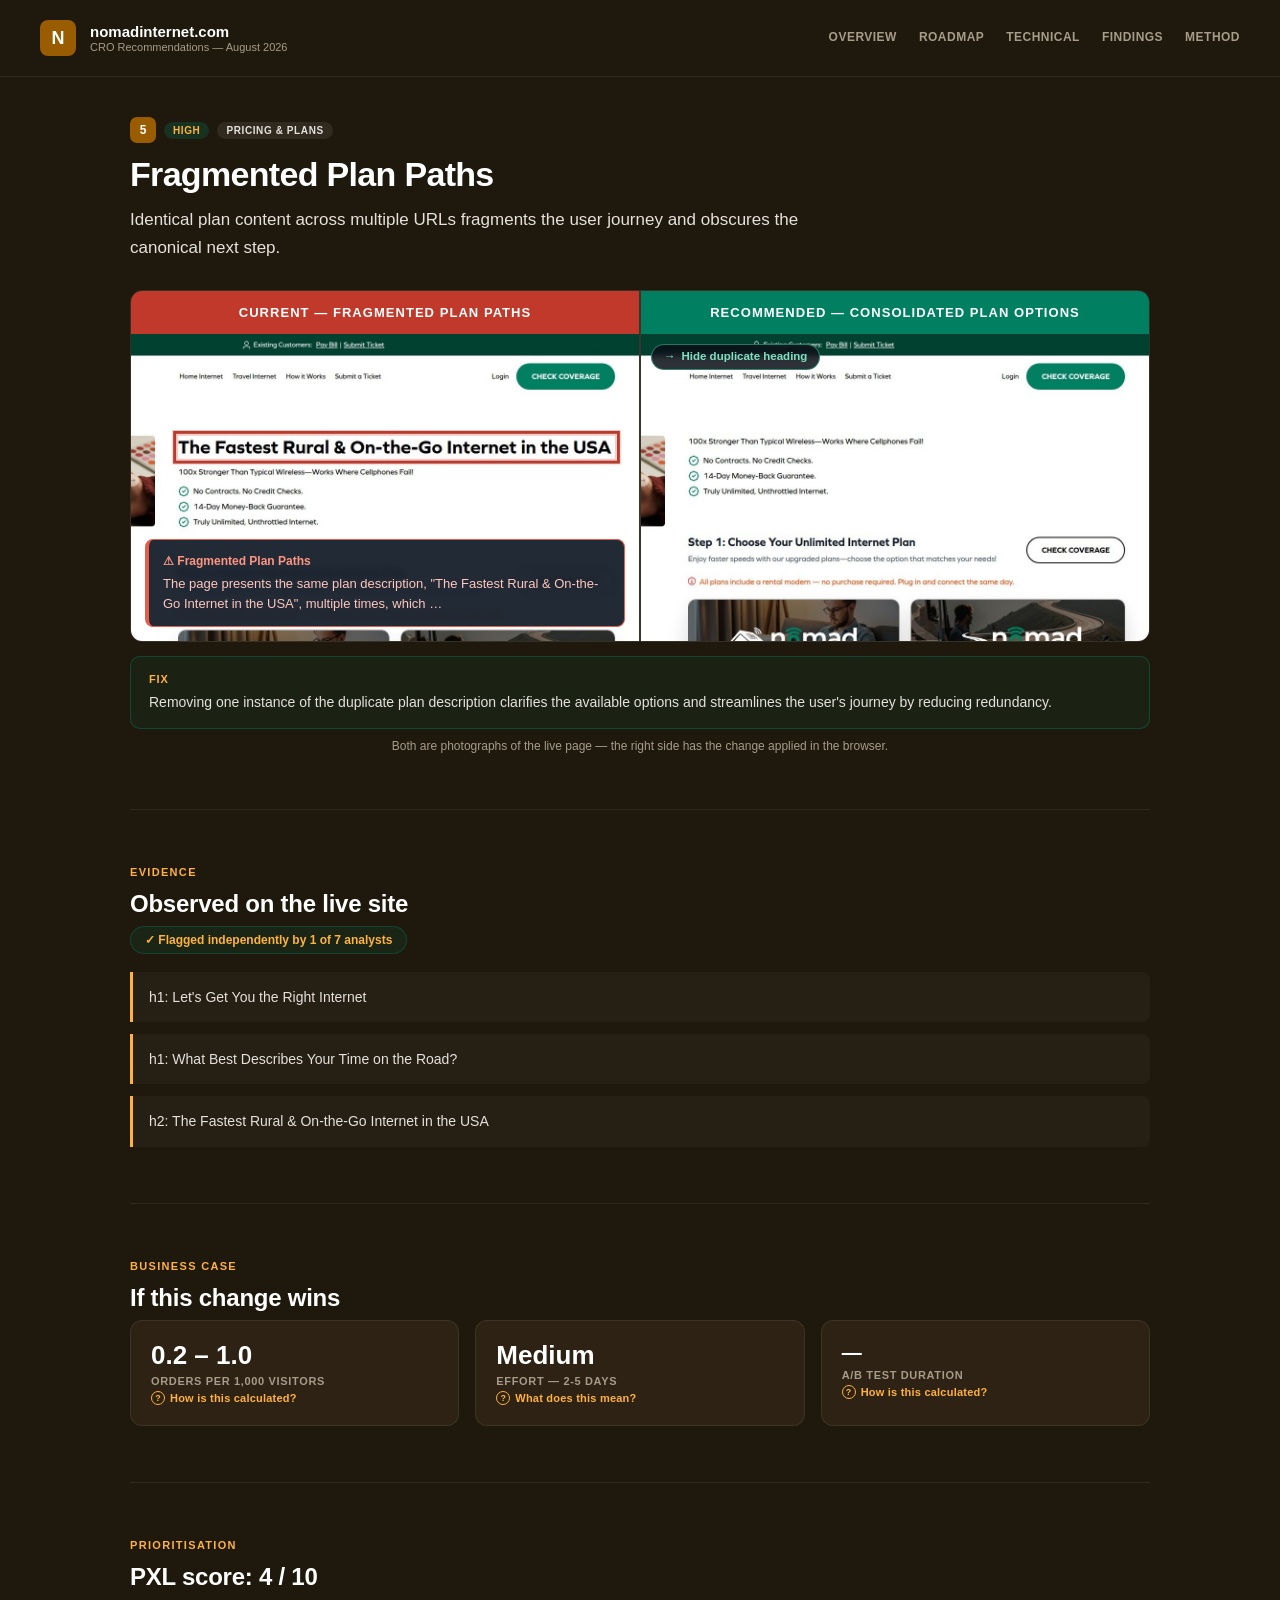
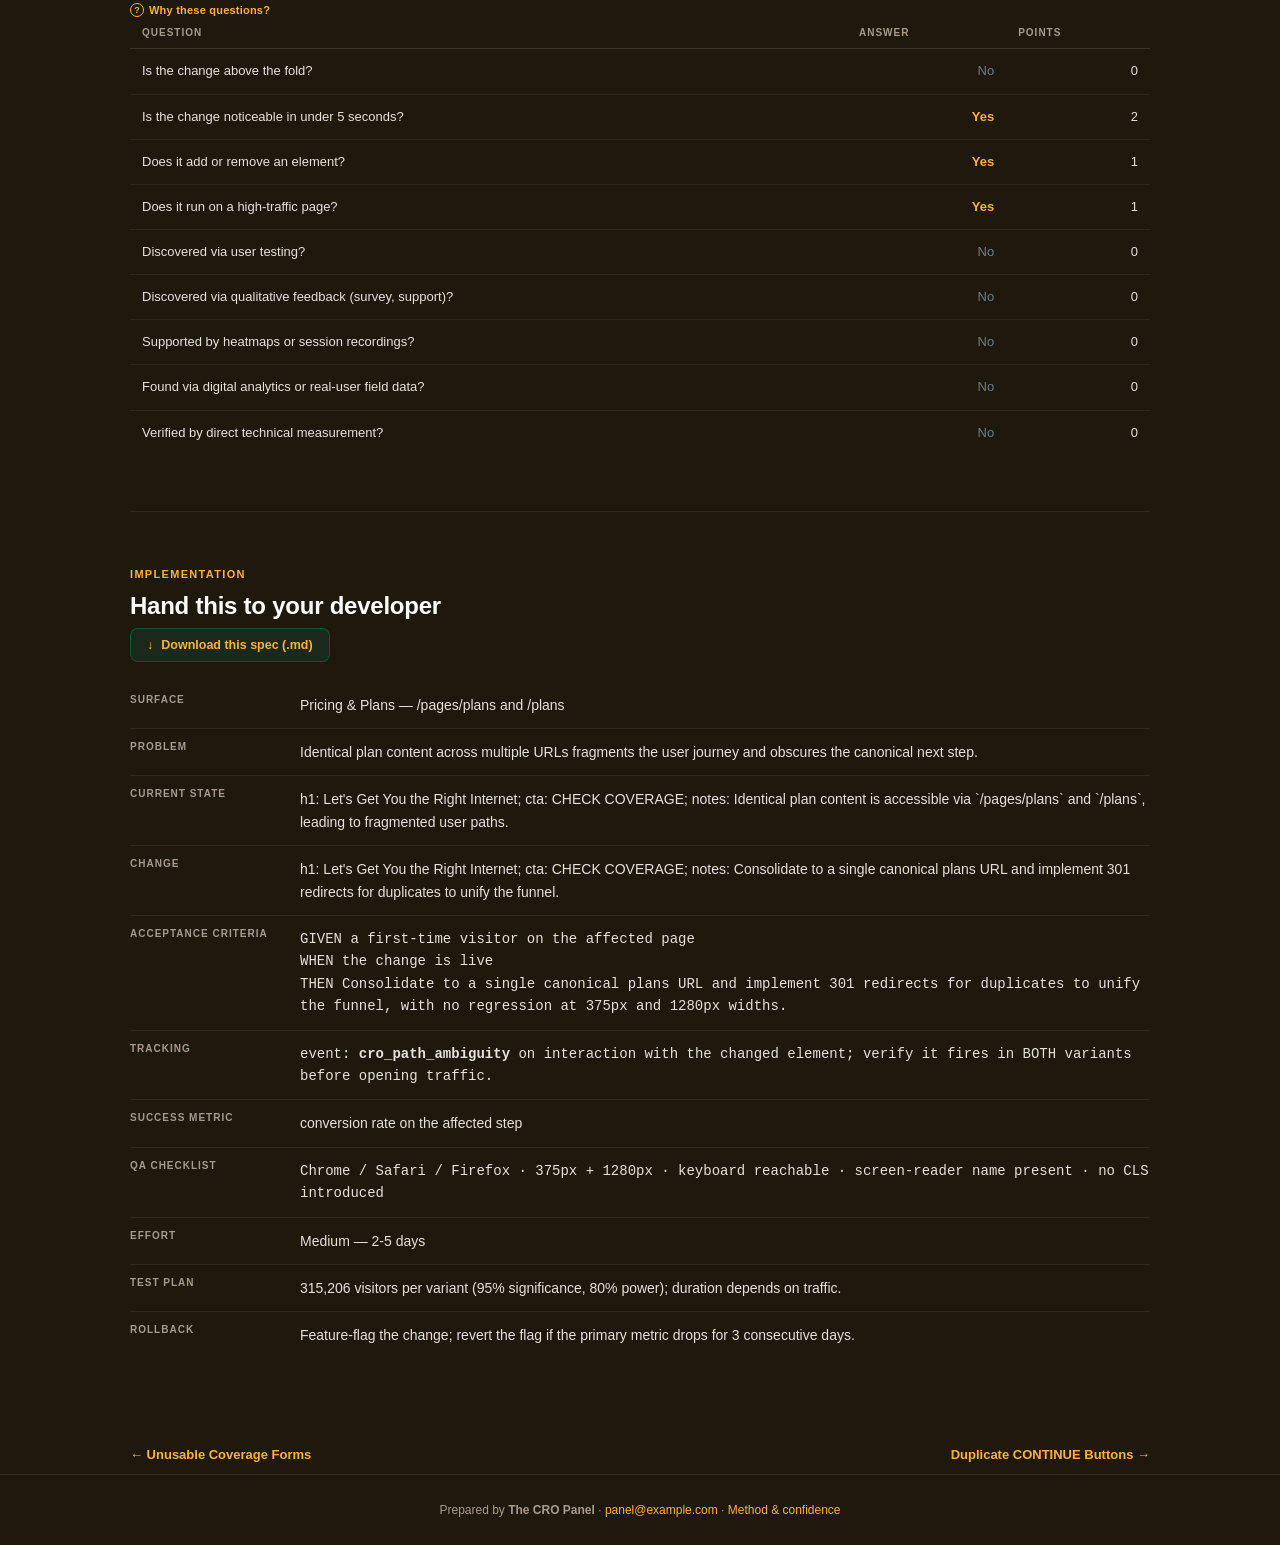
<file: finding_5_path_ambiguity.html>
<!doctype html>
<html lang="en">
<head>
<meta charset="utf-8">
<meta name="viewport" content="width=device-width, initial-scale=1.0">
<title>Fragmented Plan Paths — nomadinternet.com</title>
<link rel="stylesheet" href="cro_system.css">
<style>:root{--green:#995c00;--teal:#ffb23d;--navy:#1f180c;--mid:#2d2213;--light:#3f311c;--muted:#a79c8b;--off:#e5e1dc;}</style></head>
<body>
<header>
  <a class="logo-area" href="index.html" style="text-decoration:none">
    <div class="logo-dot">N</div>
    <div>
      <div class="logo-text">nomadinternet.com</div>
      <div class="logo-sub">CRO Recommendations — August 2026</div>
    </div>
  </a>
  <nav class="nav"><a href="index.html">Overview</a><a href="roadmap.html">Roadmap</a><a href="technical.html">Technical</a><a href="appendix.html">Findings</a><a href="methodology.html">Method</a></nav>
</header>

<div class="wrap">
  <div class="finding-head">
    <div class="badge-row">
      <span class="rank-chip rank-high">5</span>
      <span class="badge badge-high">High</span>
      <span class="badge badge-effort">Pricing &amp; Plans</span>
      
    </div>
    <h1>Fragmented Plan Paths</h1>
    <p class="thesis">Identical plan content across multiple URLs fragments the user journey and obscures the canonical next step.</p>
  </div>
  
  <div class="section" style="padding-top:0;border-top:none">
    <div class="split">
      <div class="col">
        <div class="label-bar label-current">CURRENT — Fragmented plan paths</div>
        <div class="shotwrap photo-side"><img class="shot-pair" src="shot_before_4_fragmented_plan_paths.jpg" alt="Screenshot" loading="lazy"><div class="shot-tag"><strong>⚠ Fragmented Plan Paths</strong>The page presents the same plan description, &quot;The Fastest Rural &amp; On-the-Go Internet in the USA&quot;, multiple times, which …</div></div>
      </div>
      <div class="divider"></div>
      <div class="col">
        <div class="label-bar label-recommended">RECOMMENDED — Consolidated plan options</div>
        <div class="shotwrap photo-side"><img class="shot-pair" src="shot_after_4_fragmented_plan_paths.jpg" alt="Screenshot" loading="lazy"><div class="diff-chips chips-overlay"><span class="chip">Hide duplicate heading</span></div></div>
      </div>
    </div>
    <div class="fix-bar"><strong>Fix</strong>Removing one instance of the duplicate plan description clarifies the available options and streamlines the user&#x27;s journey by reducing redundancy.</div>
    <div class="photo-note">Both are photographs of the live page — the right side has the
      change applied in the browser.</div>
  </div>
  
<div class="section">
  <div class="eyebrow-label">Evidence</div>
  <h2 class="section-title">Observed on the live site </h2>
  <div class="agreement">✓ Flagged independently by 1 of 7 analysts</div>
  <ul class="evidence-list"><li>h1: Let&#x27;s Get You the Right Internet</li><li>h1: What Best Describes Your Time on the Road?</li><li>h2: The Fastest Rural &amp; On-the-Go Internet in the USA</li></ul>
</div>
  
<div class="section">
  <div class="eyebrow-label">Business case</div>
  <h2 class="section-title">If this change wins</h2>
  <div class="tiles" style="grid-template-columns:repeat(3,1fr)">
    <div class="tile">
      <div class="tval">0.2 – 1.0</div>
      <div class="tlabel">orders per 1,000 visitors</div>
      <button class="explain" data-m="size-5">How is this calculated?</button>
    </div>
    <div class="tile">
      <div class="tval">Medium</div>
      <div class="tlabel">Effort — 2-5 days</div>
      <button class="explain" data-m="eff-5">What does this mean?</button>
    </div>
    <div class="tile">
      <div class="tval" style="font-size:20px">—</div>
      <div class="tlabel">A/B test duration</div>
      <button class="explain" data-m="test-5">How is this calculated?</button>
    </div>
  </div>
</div>
  
<div class="section">
  <div class="eyebrow-label">Prioritisation</div>
  <h2 class="section-title">PXL score: 4 / 10</h2>
  <button class="explain" data-m="pxl-5">Why these questions?</button>
  <div class="tscroll"><table class="dtable">
    <thead><tr><th>Question</th><th class="num">Answer</th><th class="num">Points</th></tr></thead>
    <tbody><tr><td>Is the change above the fold?</td><td class="num no">No</td><td class="num">0</td></tr><tr><td>Is the change noticeable in under 5 seconds?</td><td class="num yes">Yes</td><td class="num">2</td></tr><tr><td>Does it add or remove an element?</td><td class="num yes">Yes</td><td class="num">1</td></tr><tr><td>Does it run on a high-traffic page?</td><td class="num yes">Yes</td><td class="num">1</td></tr><tr><td>Discovered via user testing?</td><td class="num no">No</td><td class="num">0</td></tr><tr><td>Discovered via qualitative feedback (survey, support)?</td><td class="num no">No</td><td class="num">0</td></tr><tr><td>Supported by heatmaps or session recordings?</td><td class="num no">No</td><td class="num">0</td></tr><tr><td>Found via digital analytics or real-user field data?</td><td class="num no">No</td><td class="num">0</td></tr><tr><td>Verified by direct technical measurement?</td><td class="num no">No</td><td class="num">0</td></tr></tbody>
  </table></div>
</div>
  
<div class="section">
  <div class="eyebrow-label">Implementation</div>
  <h2 class="section-title">Hand this to your developer</h2>
  <div class="dl-row" style="margin:0 0 20px">
    <a class="btn-dl" href="dev_spec_5_path_ambiguity.md" download>Download this spec (.md)</a>
  </div>
  <dl class="spec">
    <dt>Surface</dt><dd>Pricing &amp; Plans — /pages/plans and /plans</dd>
    <dt>Problem</dt><dd>Identical plan content across multiple URLs fragments the user journey and obscures the canonical next step.</dd>
    <dt>Current state</dt><dd>h1: Let&#x27;s Get You the Right Internet; cta: CHECK COVERAGE; notes: Identical plan content is accessible via `/pages/plans` and `/plans`, leading to fragmented user paths.</dd>
    <dt>Change</dt><dd>h1: Let&#x27;s Get You the Right Internet; cta: CHECK COVERAGE; notes: Consolidate to a single canonical plans URL and implement 301 redirects for duplicates to unify the funnel.</dd>
    <dt>Acceptance criteria</dt><dd class="mono">GIVEN a first-time visitor on the affected page<br>
      WHEN the change is live<br>
      THEN Consolidate to a single canonical plans URL and implement 301 redirects for duplicates to unify the funnel,
      with no regression at 375px and 1280px widths.</dd>
    <dt>Tracking</dt><dd class="mono">event: <strong>cro_path_ambiguity</strong> on interaction with the
      changed element; verify it fires in BOTH variants before opening traffic.</dd>
    <dt>Success metric</dt><dd>conversion rate on the affected step</dd>
    <dt>QA checklist</dt><dd class="mono">Chrome / Safari / Firefox · 375px + 1280px ·
      keyboard reachable · screen-reader name present · no CLS introduced</dd>
    <dt>Effort</dt><dd>Medium —
      2-5 days</dd>
    <dt>Test plan</dt><dd>315,206 visitors per variant
      (95% significance, 80% power);
      duration depends on traffic.</dd>
    <dt>Rollback</dt><dd>Feature-flag the change; revert the flag if the primary metric
      drops for 3 consecutive days.</dd>
  </dl>
</div>
  <div class="pager"><a href="finding_4_form_interaction_friction_unusable.html">← Unusable Coverage Forms</a><a href="finding_6_form_interaction_friction_duplicate_continue.html">Duplicate CONTINUE Buttons →</a></div>
</div>
<div class="footer">
  Prepared by <strong>The CRO Panel</strong> · <a href="mailto:panel@example.com">panel@example.com</a> · <a href="methodology.html">Method &amp; confidence</a>
</div>
<div class="modal-overlay" id="modal-root"><div class="modal-box"></div></div>
<template id="m-size-5"><h3>How this range is calculated</h3><p>Result: <strong>0.2 – 1.0 extra orders per 1,000 visitors</strong></p><div class="formula">1,000 visitors × baseline conversion × relative lift
= per 1,000 visitors at an assumed 2.00% baseline conversion rate and a 1.0-5.0% relative lift</div><p>The 1.0–5.0% relative-lift band is an assumption bounded by severity (High), not a prediction.</p><p><strong>The baseline conversion rate is an assumption</strong> — the client did not supply one, so an industry-typical 2.0% is used and labelled as such.</p><p><strong>Why the range is conservative:</strong> Across 127,000 experiments, 12% produced a statistically significant improvement on the primary metric; a healthy programme win rate is 10-30%. Winning tests also overstate their true effect, so treat this as the prize if the change works — never expected revenue.</p></template><template id="m-eff-5"><h3>How effort is estimated</h3><table><tr><th>Bracket</th><th>Days</th><th>Typical scope</th></tr><tr><td>Low</td><td class='num'>0.5–2</td><td>copy, colour, labels, image swaps</td></tr><tr><td>Medium</td><td class='num'>2–5</td><td>layout shifts, form changes, new modules</td></tr><tr><td>High</td><td class='num'>5+</td><td>personalisation, funnel work, integrations</td></tr></table><p>Assigned by matching the recommended change against these scopes; the estimate is a bracket, not a quote.</p></template><template id="m-test-5"><h3>Sample size math</h3><p>Two-proportion z-test, the standard pre-test sample-size calculation:</p><div class="formula">n = [z&#8320;.&#8320;&#8322;&#8325;·√(2·p̄·(1−p̄)) + z&#8320;.&#8322;&#8320;·√(p₁(1−p₁)+p₂(1−p₂))]² / (p₁−p₂)²</div><table><tr><td>Baseline conversion</td><td class='num'>2.0% (assumed)</td></tr><tr><td>Significance / power</td><td class='num'>95% / 80%</td></tr><tr><td>Sample per variant, 5.0% lift</td><td class='num'>315,206</td></tr><tr><td>Sample per variant, 1.0% lift</td><td class='num'>7,729,571</td></tr></table><p>Halving the minimum detectable effect roughly quadruples the sample required, which is why the conservative figure is so much larger.</p></template><template id="m-pxl-5"><h3>What PXL is</h3><p>PXL is CXL's prioritisation framework: binary questions instead of subjective 1–10 guesses, weighted toward evidence.</p><p>Findings discovered by inspection score zero on all four evidence questions — that is the honest signal, not a defect. Findings verified by direct measurement earn the extension point and, where real-user field data is involved, the analytics point.</p><p>The full rubric is on the <a href="methodology.html" style="color:var(--teal)">method page</a>.</p></template><script>
(function(){
  var root=document.getElementById('modal-root');
  function close(){root.classList.remove('open');}
  document.addEventListener('click',function(e){
    var b=e.target.closest('[data-m]');
    if(b){var t=document.getElementById('m-'+b.getAttribute('data-m'));
      if(t){root.querySelector('.modal-box').innerHTML=
        '<button class="modal-close" aria-label="Close">\u00d7</button>'+t.innerHTML;
        root.classList.add('open');}return;}
    if(e.target.closest('.modal-close')||e.target===root)close();
  });
  document.addEventListener('keydown',function(e){if(e.key==='Escape')close();});
  function scale(){
    document.querySelectorAll('.card-preview .preview-inner').forEach(function(el){
      var w=el.parentElement.clientWidth;if(!w)return;
      var s=w/1280;el.style.transform='scale('+s+')';
      el.parentElement.style.height=Math.round(514*s)+'px';});
  }
  scale();window.addEventListener('resize',scale);
  function pos(){
    document.querySelectorAll('.shot-scroll[data-frac]').forEach(function(el){
      var img=el.querySelector('img');
      var go=function(){var f=parseFloat(el.getAttribute('data-frac'))||0;
        el.scrollTop=f*(el.scrollHeight-el.clientHeight);};
      if(img&&!img.complete){img.addEventListener('load',go);}else{go();}
    });
  }
  pos();
})();
</script>
</body>
</html>
</file>
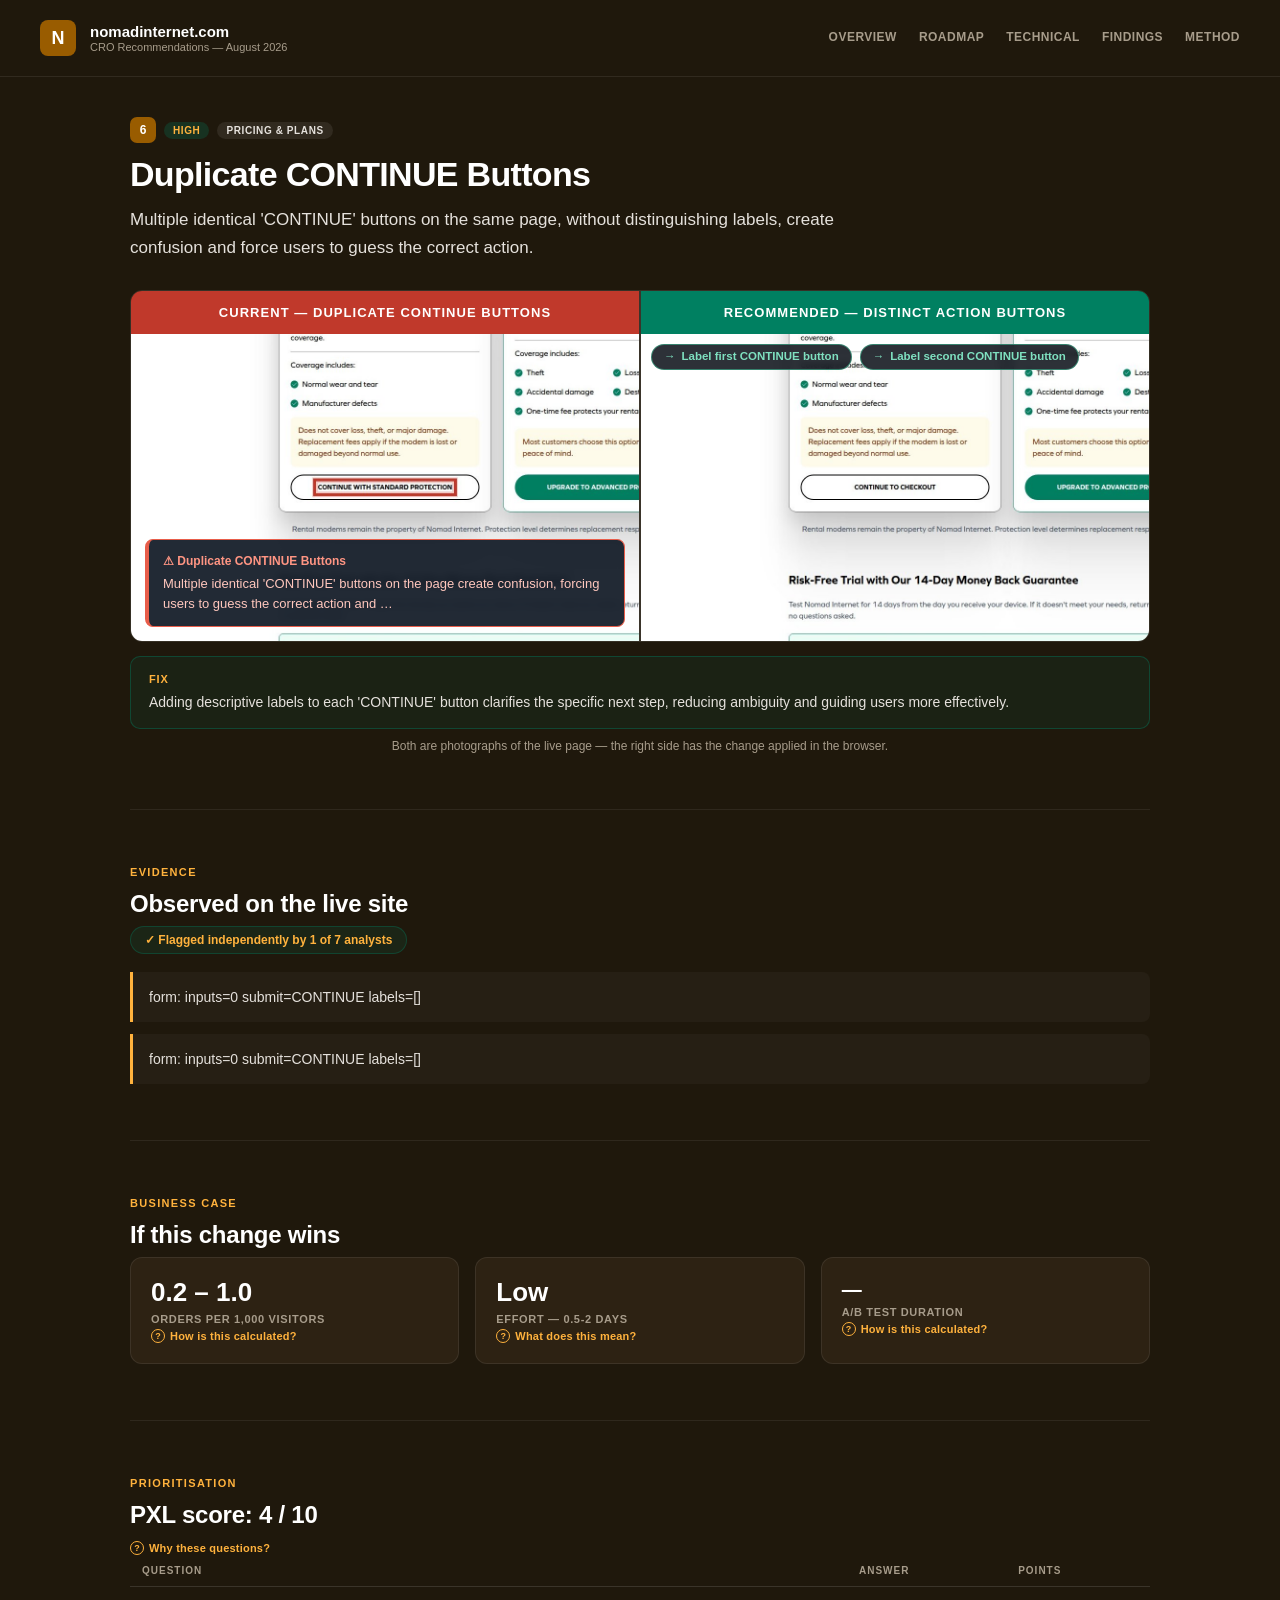
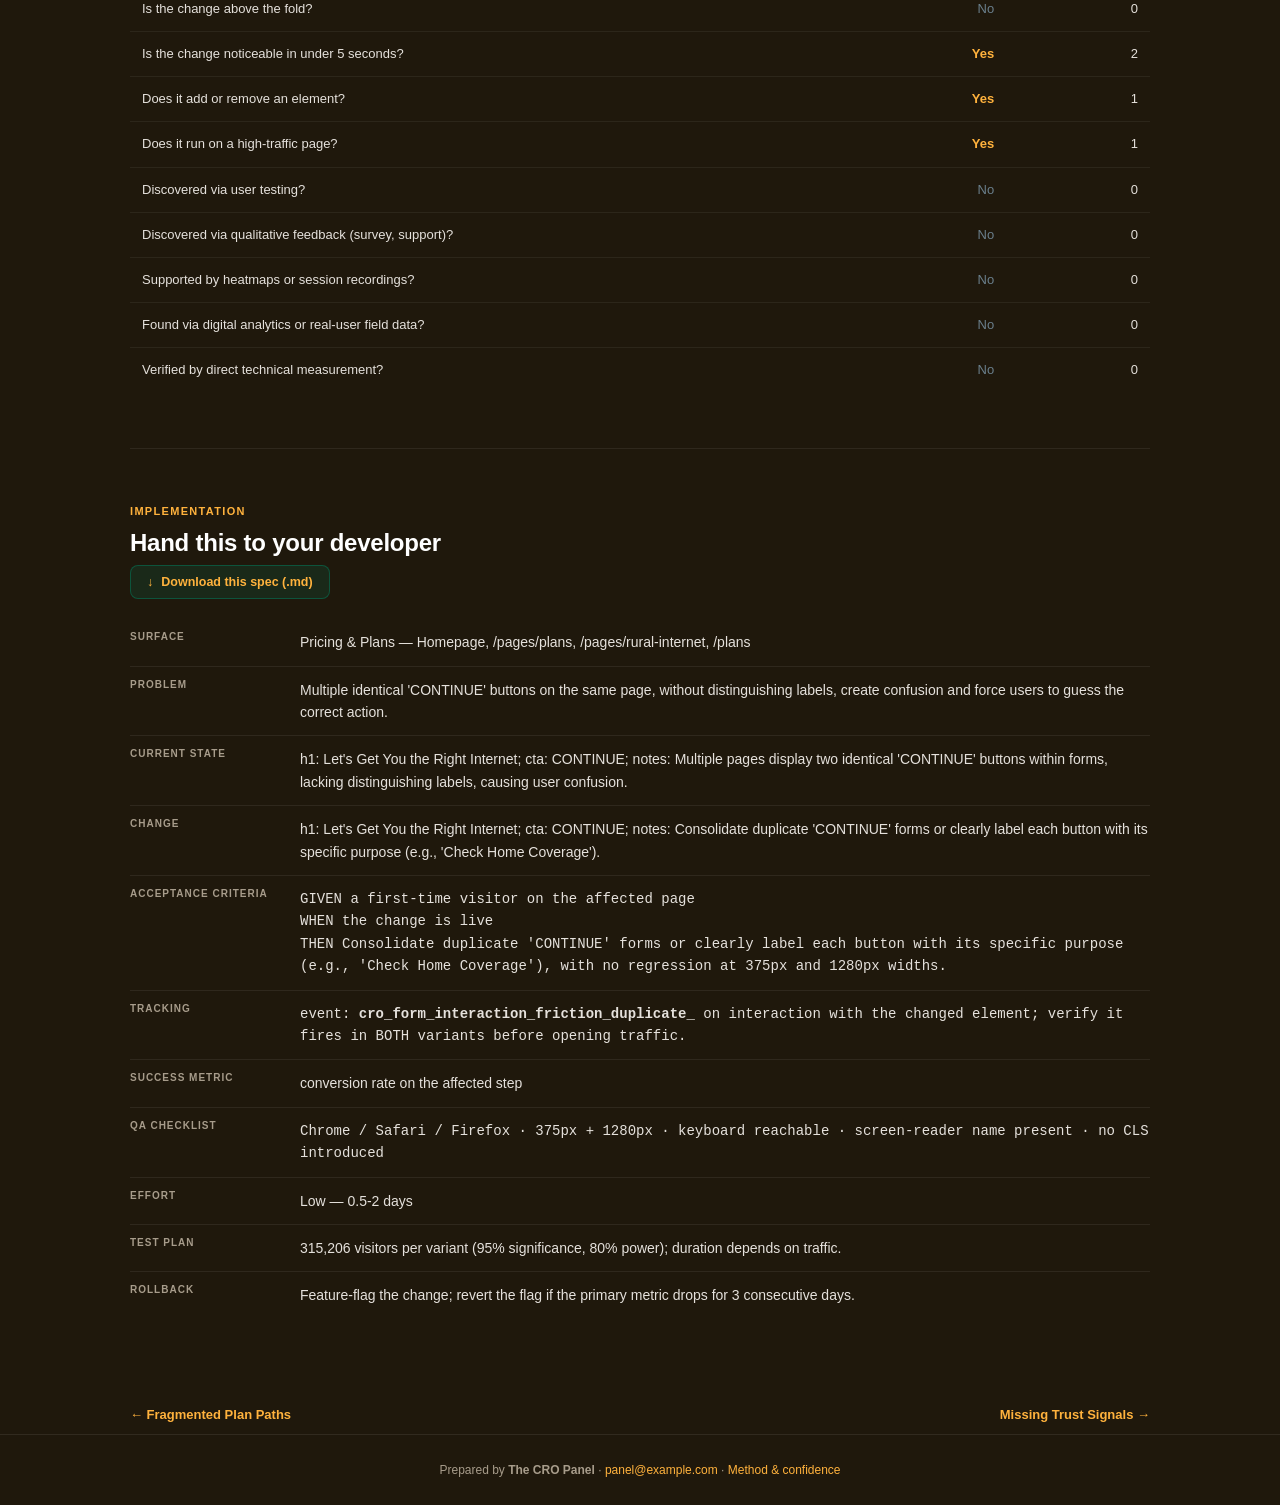
<file: finding_6_form_interaction_friction_duplicate_continue.html>
<!doctype html>
<html lang="en">
<head>
<meta charset="utf-8">
<meta name="viewport" content="width=device-width, initial-scale=1.0">
<title>Duplicate CONTINUE Buttons — nomadinternet.com</title>
<link rel="stylesheet" href="cro_system.css">
<style>:root{--green:#995c00;--teal:#ffb23d;--navy:#1f180c;--mid:#2d2213;--light:#3f311c;--muted:#a79c8b;--off:#e5e1dc;}</style></head>
<body>
<header>
  <a class="logo-area" href="index.html" style="text-decoration:none">
    <div class="logo-dot">N</div>
    <div>
      <div class="logo-text">nomadinternet.com</div>
      <div class="logo-sub">CRO Recommendations — August 2026</div>
    </div>
  </a>
  <nav class="nav"><a href="index.html">Overview</a><a href="roadmap.html">Roadmap</a><a href="technical.html">Technical</a><a href="appendix.html">Findings</a><a href="methodology.html">Method</a></nav>
</header>

<div class="wrap">
  <div class="finding-head">
    <div class="badge-row">
      <span class="rank-chip rank-high">6</span>
      <span class="badge badge-high">High</span>
      <span class="badge badge-effort">Pricing &amp; Plans</span>
      
    </div>
    <h1>Duplicate CONTINUE Buttons</h1>
    <p class="thesis">Multiple identical &#x27;CONTINUE&#x27; buttons on the same page, without distinguishing labels, create confusion and force users to guess the correct action.</p>
  </div>
  
  <div class="section" style="padding-top:0;border-top:none">
    <div class="split">
      <div class="col">
        <div class="label-bar label-current">CURRENT — Duplicate CONTINUE Buttons</div>
        <div class="shotwrap photo-side"><img class="shot-pair" src="shot_before_5_duplicate_continue_buttons.jpg" alt="Screenshot" loading="lazy"><div class="shot-tag"><strong>⚠ Duplicate CONTINUE Buttons</strong>Multiple identical &#x27;CONTINUE&#x27; buttons on the page create confusion, forcing users to guess the correct action and …</div></div>
      </div>
      <div class="divider"></div>
      <div class="col">
        <div class="label-bar label-recommended">RECOMMENDED — Distinct Action Buttons</div>
        <div class="shotwrap photo-side"><img class="shot-pair" src="shot_after_5_duplicate_continue_buttons.jpg" alt="Screenshot" loading="lazy"><div class="diff-chips chips-overlay"><span class="chip">Label first CONTINUE button</span><span class="chip">Label second CONTINUE button</span></div></div>
      </div>
    </div>
    <div class="fix-bar"><strong>Fix</strong>Adding descriptive labels to each &#x27;CONTINUE&#x27; button clarifies the specific next step, reducing ambiguity and guiding users more effectively.</div>
    <div class="photo-note">Both are photographs of the live page — the right side has the
      change applied in the browser.</div>
  </div>
  
<div class="section">
  <div class="eyebrow-label">Evidence</div>
  <h2 class="section-title">Observed on the live site </h2>
  <div class="agreement">✓ Flagged independently by 1 of 7 analysts</div>
  <ul class="evidence-list"><li>form: inputs=0 submit=CONTINUE labels=[]</li><li>form: inputs=0 submit=CONTINUE labels=[]</li></ul>
</div>
  
<div class="section">
  <div class="eyebrow-label">Business case</div>
  <h2 class="section-title">If this change wins</h2>
  <div class="tiles" style="grid-template-columns:repeat(3,1fr)">
    <div class="tile">
      <div class="tval">0.2 – 1.0</div>
      <div class="tlabel">orders per 1,000 visitors</div>
      <button class="explain" data-m="size-6">How is this calculated?</button>
    </div>
    <div class="tile">
      <div class="tval">Low</div>
      <div class="tlabel">Effort — 0.5-2 days</div>
      <button class="explain" data-m="eff-6">What does this mean?</button>
    </div>
    <div class="tile">
      <div class="tval" style="font-size:20px">—</div>
      <div class="tlabel">A/B test duration</div>
      <button class="explain" data-m="test-6">How is this calculated?</button>
    </div>
  </div>
</div>
  
<div class="section">
  <div class="eyebrow-label">Prioritisation</div>
  <h2 class="section-title">PXL score: 4 / 10</h2>
  <button class="explain" data-m="pxl-6">Why these questions?</button>
  <div class="tscroll"><table class="dtable">
    <thead><tr><th>Question</th><th class="num">Answer</th><th class="num">Points</th></tr></thead>
    <tbody><tr><td>Is the change above the fold?</td><td class="num no">No</td><td class="num">0</td></tr><tr><td>Is the change noticeable in under 5 seconds?</td><td class="num yes">Yes</td><td class="num">2</td></tr><tr><td>Does it add or remove an element?</td><td class="num yes">Yes</td><td class="num">1</td></tr><tr><td>Does it run on a high-traffic page?</td><td class="num yes">Yes</td><td class="num">1</td></tr><tr><td>Discovered via user testing?</td><td class="num no">No</td><td class="num">0</td></tr><tr><td>Discovered via qualitative feedback (survey, support)?</td><td class="num no">No</td><td class="num">0</td></tr><tr><td>Supported by heatmaps or session recordings?</td><td class="num no">No</td><td class="num">0</td></tr><tr><td>Found via digital analytics or real-user field data?</td><td class="num no">No</td><td class="num">0</td></tr><tr><td>Verified by direct technical measurement?</td><td class="num no">No</td><td class="num">0</td></tr></tbody>
  </table></div>
</div>
  
<div class="section">
  <div class="eyebrow-label">Implementation</div>
  <h2 class="section-title">Hand this to your developer</h2>
  <div class="dl-row" style="margin:0 0 20px">
    <a class="btn-dl" href="dev_spec_6_form_interaction_friction_duplicate_continue.md" download>Download this spec (.md)</a>
  </div>
  <dl class="spec">
    <dt>Surface</dt><dd>Pricing &amp; Plans — Homepage, /pages/plans, /pages/rural-internet, /plans</dd>
    <dt>Problem</dt><dd>Multiple identical &#x27;CONTINUE&#x27; buttons on the same page, without distinguishing labels, create confusion and force users to guess the correct action.</dd>
    <dt>Current state</dt><dd>h1: Let&#x27;s Get You the Right Internet; cta: CONTINUE; notes: Multiple pages display two identical &#x27;CONTINUE&#x27; buttons within forms, lacking distinguishing labels, causing user confusion.</dd>
    <dt>Change</dt><dd>h1: Let&#x27;s Get You the Right Internet; cta: CONTINUE; notes: Consolidate duplicate &#x27;CONTINUE&#x27; forms or clearly label each button with its specific purpose (e.g., &#x27;Check Home Coverage&#x27;).</dd>
    <dt>Acceptance criteria</dt><dd class="mono">GIVEN a first-time visitor on the affected page<br>
      WHEN the change is live<br>
      THEN Consolidate duplicate &#x27;CONTINUE&#x27; forms or clearly label each button with its specific purpose (e.g., &#x27;Check Home Coverage&#x27;),
      with no regression at 375px and 1280px widths.</dd>
    <dt>Tracking</dt><dd class="mono">event: <strong>cro_form_interaction_friction_duplicate_</strong> on interaction with the
      changed element; verify it fires in BOTH variants before opening traffic.</dd>
    <dt>Success metric</dt><dd>conversion rate on the affected step</dd>
    <dt>QA checklist</dt><dd class="mono">Chrome / Safari / Firefox · 375px + 1280px ·
      keyboard reachable · screen-reader name present · no CLS introduced</dd>
    <dt>Effort</dt><dd>Low —
      0.5-2 days</dd>
    <dt>Test plan</dt><dd>315,206 visitors per variant
      (95% significance, 80% power);
      duration depends on traffic.</dd>
    <dt>Rollback</dt><dd>Feature-flag the change; revert the flag if the primary metric
      drops for 3 consecutive days.</dd>
  </dl>
</div>
  <div class="pager"><a href="finding_5_path_ambiguity.html">← Fragmented Plan Paths</a><a href="finding_7_trust_deficit.html">Missing Trust Signals →</a></div>
</div>
<div class="footer">
  Prepared by <strong>The CRO Panel</strong> · <a href="mailto:panel@example.com">panel@example.com</a> · <a href="methodology.html">Method &amp; confidence</a>
</div>
<div class="modal-overlay" id="modal-root"><div class="modal-box"></div></div>
<template id="m-size-6"><h3>How this range is calculated</h3><p>Result: <strong>0.2 – 1.0 extra orders per 1,000 visitors</strong></p><div class="formula">1,000 visitors × baseline conversion × relative lift
= per 1,000 visitors at an assumed 2.00% baseline conversion rate and a 1.0-5.0% relative lift</div><p>The 1.0–5.0% relative-lift band is an assumption bounded by severity (High), not a prediction.</p><p><strong>The baseline conversion rate is an assumption</strong> — the client did not supply one, so an industry-typical 2.0% is used and labelled as such.</p><p><strong>Why the range is conservative:</strong> Across 127,000 experiments, 12% produced a statistically significant improvement on the primary metric; a healthy programme win rate is 10-30%. Winning tests also overstate their true effect, so treat this as the prize if the change works — never expected revenue.</p></template><template id="m-eff-6"><h3>How effort is estimated</h3><table><tr><th>Bracket</th><th>Days</th><th>Typical scope</th></tr><tr><td>Low</td><td class='num'>0.5–2</td><td>copy, colour, labels, image swaps</td></tr><tr><td>Medium</td><td class='num'>2–5</td><td>layout shifts, form changes, new modules</td></tr><tr><td>High</td><td class='num'>5+</td><td>personalisation, funnel work, integrations</td></tr></table><p>Assigned by matching the recommended change against these scopes; the estimate is a bracket, not a quote.</p></template><template id="m-test-6"><h3>Sample size math</h3><p>Two-proportion z-test, the standard pre-test sample-size calculation:</p><div class="formula">n = [z&#8320;.&#8320;&#8322;&#8325;·√(2·p̄·(1−p̄)) + z&#8320;.&#8322;&#8320;·√(p₁(1−p₁)+p₂(1−p₂))]² / (p₁−p₂)²</div><table><tr><td>Baseline conversion</td><td class='num'>2.0% (assumed)</td></tr><tr><td>Significance / power</td><td class='num'>95% / 80%</td></tr><tr><td>Sample per variant, 5.0% lift</td><td class='num'>315,206</td></tr><tr><td>Sample per variant, 1.0% lift</td><td class='num'>7,729,571</td></tr></table><p>Halving the minimum detectable effect roughly quadruples the sample required, which is why the conservative figure is so much larger.</p></template><template id="m-pxl-6"><h3>What PXL is</h3><p>PXL is CXL's prioritisation framework: binary questions instead of subjective 1–10 guesses, weighted toward evidence.</p><p>Findings discovered by inspection score zero on all four evidence questions — that is the honest signal, not a defect. Findings verified by direct measurement earn the extension point and, where real-user field data is involved, the analytics point.</p><p>The full rubric is on the <a href="methodology.html" style="color:var(--teal)">method page</a>.</p></template><script>
(function(){
  var root=document.getElementById('modal-root');
  function close(){root.classList.remove('open');}
  document.addEventListener('click',function(e){
    var b=e.target.closest('[data-m]');
    if(b){var t=document.getElementById('m-'+b.getAttribute('data-m'));
      if(t){root.querySelector('.modal-box').innerHTML=
        '<button class="modal-close" aria-label="Close">\u00d7</button>'+t.innerHTML;
        root.classList.add('open');}return;}
    if(e.target.closest('.modal-close')||e.target===root)close();
  });
  document.addEventListener('keydown',function(e){if(e.key==='Escape')close();});
  function scale(){
    document.querySelectorAll('.card-preview .preview-inner').forEach(function(el){
      var w=el.parentElement.clientWidth;if(!w)return;
      var s=w/1280;el.style.transform='scale('+s+')';
      el.parentElement.style.height=Math.round(514*s)+'px';});
  }
  scale();window.addEventListener('resize',scale);
  function pos(){
    document.querySelectorAll('.shot-scroll[data-frac]').forEach(function(el){
      var img=el.querySelector('img');
      var go=function(){var f=parseFloat(el.getAttribute('data-frac'))||0;
        el.scrollTop=f*(el.scrollHeight-el.clientHeight);};
      if(img&&!img.complete){img.addEventListener('load',go);}else{go();}
    });
  }
  pos();
})();
</script>
</body>
</html>
</file>
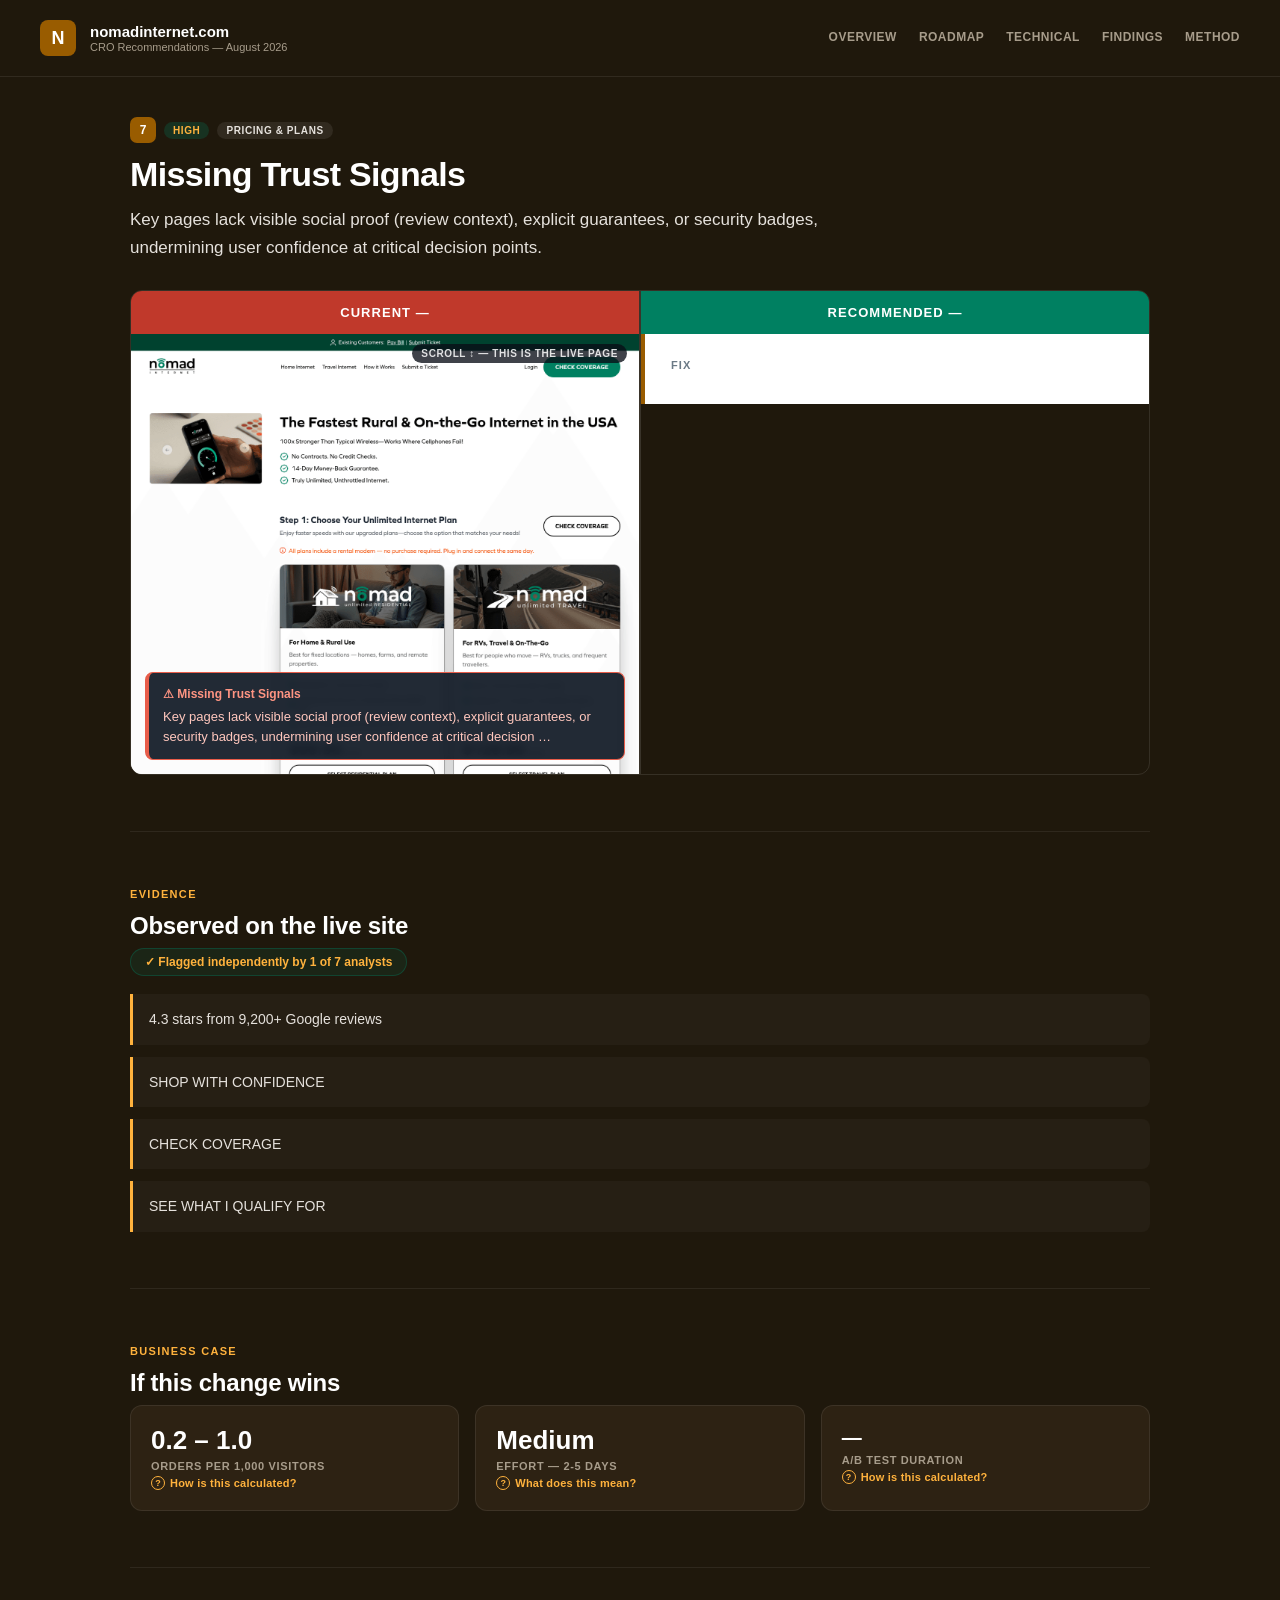
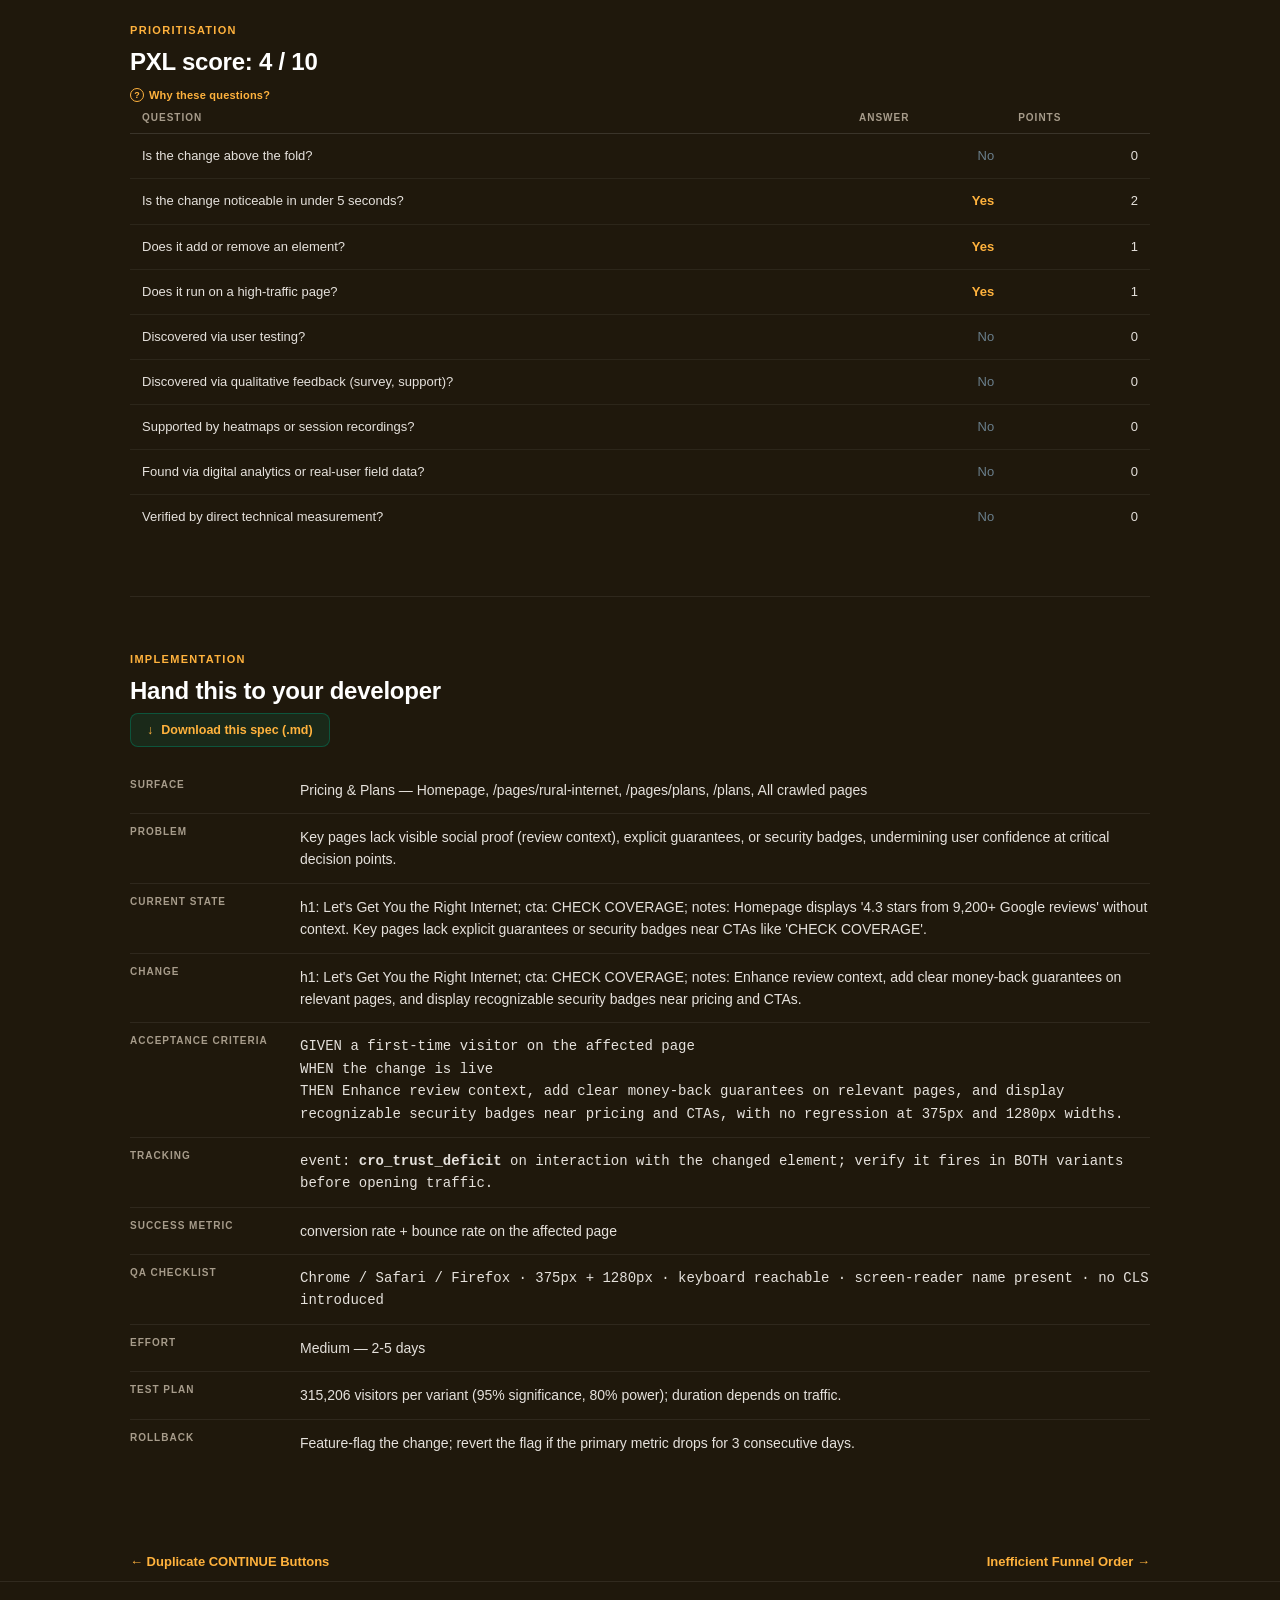
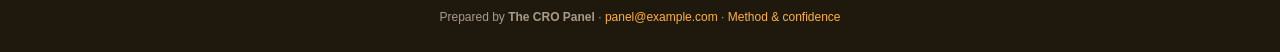
<file: finding_7_trust_deficit.html>
<!doctype html>
<html lang="en">
<head>
<meta charset="utf-8">
<meta name="viewport" content="width=device-width, initial-scale=1.0">
<title>Missing Trust Signals — nomadinternet.com</title>
<link rel="stylesheet" href="cro_system.css">
<style>:root{--green:#995c00;--teal:#ffb23d;--navy:#1f180c;--mid:#2d2213;--light:#3f311c;--muted:#a79c8b;--off:#e5e1dc;}</style></head>
<body>
<header>
  <a class="logo-area" href="index.html" style="text-decoration:none">
    <div class="logo-dot">N</div>
    <div>
      <div class="logo-text">nomadinternet.com</div>
      <div class="logo-sub">CRO Recommendations — August 2026</div>
    </div>
  </a>
  <nav class="nav"><a href="index.html">Overview</a><a href="roadmap.html">Roadmap</a><a href="technical.html">Technical</a><a href="appendix.html">Findings</a><a href="methodology.html">Method</a></nav>
</header>

<div class="wrap">
  <div class="finding-head">
    <div class="badge-row">
      <span class="rank-chip rank-high">7</span>
      <span class="badge badge-high">High</span>
      <span class="badge badge-effort">Pricing &amp; Plans</span>
      
    </div>
    <h1>Missing Trust Signals</h1>
    <p class="thesis">Key pages lack visible social proof (review context), explicit guarantees, or security badges, undermining user confidence at critical decision points.</p>
  </div>
  
  <div class="section" style="padding-top:0;border-top:none">
    <div class="split">
      <div class="col">
        <div class="label-bar label-current">CURRENT — </div>
        <div class="shotwrap"><div class="shot-scroll" data-frac="0.05"><img class="shot-full" src="shot_plans.png" alt="Full-page screenshot of the current page" loading="lazy"></div><div class="shot-hint">scroll ↕ — this is the live page</div><div class="shot-tag"><strong>⚠ Missing Trust Signals</strong>Key pages lack visible social proof (review context), explicit guarantees, or security badges, undermining user confidence at critical decision …</div></div>
      </div>
      <div class="divider"></div>
      <div class="col">
        <div class="label-bar label-recommended">RECOMMENDED — </div>
        
        <div class="annotation good"><strong>Fix</strong></div>
      </div>
    </div>
  </div>
  
<div class="section">
  <div class="eyebrow-label">Evidence</div>
  <h2 class="section-title">Observed on the live site </h2>
  <div class="agreement">✓ Flagged independently by 1 of 7 analysts</div>
  <ul class="evidence-list"><li>4.3 stars from 9,200+ Google reviews</li><li>SHOP WITH CONFIDENCE</li><li>CHECK COVERAGE</li><li>SEE WHAT I QUALIFY FOR</li></ul>
</div>
  
<div class="section">
  <div class="eyebrow-label">Business case</div>
  <h2 class="section-title">If this change wins</h2>
  <div class="tiles" style="grid-template-columns:repeat(3,1fr)">
    <div class="tile">
      <div class="tval">0.2 – 1.0</div>
      <div class="tlabel">orders per 1,000 visitors</div>
      <button class="explain" data-m="size-7">How is this calculated?</button>
    </div>
    <div class="tile">
      <div class="tval">Medium</div>
      <div class="tlabel">Effort — 2-5 days</div>
      <button class="explain" data-m="eff-7">What does this mean?</button>
    </div>
    <div class="tile">
      <div class="tval" style="font-size:20px">—</div>
      <div class="tlabel">A/B test duration</div>
      <button class="explain" data-m="test-7">How is this calculated?</button>
    </div>
  </div>
</div>
  
<div class="section">
  <div class="eyebrow-label">Prioritisation</div>
  <h2 class="section-title">PXL score: 4 / 10</h2>
  <button class="explain" data-m="pxl-7">Why these questions?</button>
  <div class="tscroll"><table class="dtable">
    <thead><tr><th>Question</th><th class="num">Answer</th><th class="num">Points</th></tr></thead>
    <tbody><tr><td>Is the change above the fold?</td><td class="num no">No</td><td class="num">0</td></tr><tr><td>Is the change noticeable in under 5 seconds?</td><td class="num yes">Yes</td><td class="num">2</td></tr><tr><td>Does it add or remove an element?</td><td class="num yes">Yes</td><td class="num">1</td></tr><tr><td>Does it run on a high-traffic page?</td><td class="num yes">Yes</td><td class="num">1</td></tr><tr><td>Discovered via user testing?</td><td class="num no">No</td><td class="num">0</td></tr><tr><td>Discovered via qualitative feedback (survey, support)?</td><td class="num no">No</td><td class="num">0</td></tr><tr><td>Supported by heatmaps or session recordings?</td><td class="num no">No</td><td class="num">0</td></tr><tr><td>Found via digital analytics or real-user field data?</td><td class="num no">No</td><td class="num">0</td></tr><tr><td>Verified by direct technical measurement?</td><td class="num no">No</td><td class="num">0</td></tr></tbody>
  </table></div>
</div>
  
<div class="section">
  <div class="eyebrow-label">Implementation</div>
  <h2 class="section-title">Hand this to your developer</h2>
  <div class="dl-row" style="margin:0 0 20px">
    <a class="btn-dl" href="dev_spec_7_trust_deficit.md" download>Download this spec (.md)</a>
  </div>
  <dl class="spec">
    <dt>Surface</dt><dd>Pricing &amp; Plans — Homepage, /pages/rural-internet, /pages/plans, /plans, All crawled pages</dd>
    <dt>Problem</dt><dd>Key pages lack visible social proof (review context), explicit guarantees, or security badges, undermining user confidence at critical decision points.</dd>
    <dt>Current state</dt><dd>h1: Let&#x27;s Get You the Right Internet; cta: CHECK COVERAGE; notes: Homepage displays &#x27;4.3 stars from 9,200+ Google reviews&#x27; without context. Key pages lack explicit guarantees or security badges near CTAs like &#x27;CHECK COVERAGE&#x27;.</dd>
    <dt>Change</dt><dd>h1: Let&#x27;s Get You the Right Internet; cta: CHECK COVERAGE; notes: Enhance review context, add clear money-back guarantees on relevant pages, and display recognizable security badges near pricing and CTAs.</dd>
    <dt>Acceptance criteria</dt><dd class="mono">GIVEN a first-time visitor on the affected page<br>
      WHEN the change is live<br>
      THEN Enhance review context, add clear money-back guarantees on relevant pages, and display recognizable security badges near pricing and CTAs,
      with no regression at 375px and 1280px widths.</dd>
    <dt>Tracking</dt><dd class="mono">event: <strong>cro_trust_deficit</strong> on interaction with the
      changed element; verify it fires in BOTH variants before opening traffic.</dd>
    <dt>Success metric</dt><dd>conversion rate + bounce rate on the affected page</dd>
    <dt>QA checklist</dt><dd class="mono">Chrome / Safari / Firefox · 375px + 1280px ·
      keyboard reachable · screen-reader name present · no CLS introduced</dd>
    <dt>Effort</dt><dd>Medium —
      2-5 days</dd>
    <dt>Test plan</dt><dd>315,206 visitors per variant
      (95% significance, 80% power);
      duration depends on traffic.</dd>
    <dt>Rollback</dt><dd>Feature-flag the change; revert the flag if the primary metric
      drops for 3 consecutive days.</dd>
  </dl>
</div>
  <div class="pager"><a href="finding_6_form_interaction_friction_duplicate_continue.html">← Duplicate CONTINUE Buttons</a><a href="finding_8_funnel_order_inefficiency.html">Inefficient Funnel Order →</a></div>
</div>
<div class="footer">
  Prepared by <strong>The CRO Panel</strong> · <a href="mailto:panel@example.com">panel@example.com</a> · <a href="methodology.html">Method &amp; confidence</a>
</div>
<div class="modal-overlay" id="modal-root"><div class="modal-box"></div></div>
<template id="m-size-7"><h3>How this range is calculated</h3><p>Result: <strong>0.2 – 1.0 extra orders per 1,000 visitors</strong></p><div class="formula">1,000 visitors × baseline conversion × relative lift
= per 1,000 visitors at an assumed 2.00% baseline conversion rate and a 1.0-5.0% relative lift</div><p>The 1.0–5.0% relative-lift band is an assumption bounded by severity (High), not a prediction.</p><p><strong>The baseline conversion rate is an assumption</strong> — the client did not supply one, so an industry-typical 2.0% is used and labelled as such.</p><p><strong>Why the range is conservative:</strong> Across 127,000 experiments, 12% produced a statistically significant improvement on the primary metric; a healthy programme win rate is 10-30%. Winning tests also overstate their true effect, so treat this as the prize if the change works — never expected revenue.</p></template><template id="m-eff-7"><h3>How effort is estimated</h3><table><tr><th>Bracket</th><th>Days</th><th>Typical scope</th></tr><tr><td>Low</td><td class='num'>0.5–2</td><td>copy, colour, labels, image swaps</td></tr><tr><td>Medium</td><td class='num'>2–5</td><td>layout shifts, form changes, new modules</td></tr><tr><td>High</td><td class='num'>5+</td><td>personalisation, funnel work, integrations</td></tr></table><p>Assigned by matching the recommended change against these scopes; the estimate is a bracket, not a quote.</p></template><template id="m-test-7"><h3>Sample size math</h3><p>Two-proportion z-test, the standard pre-test sample-size calculation:</p><div class="formula">n = [z&#8320;.&#8320;&#8322;&#8325;·√(2·p̄·(1−p̄)) + z&#8320;.&#8322;&#8320;·√(p₁(1−p₁)+p₂(1−p₂))]² / (p₁−p₂)²</div><table><tr><td>Baseline conversion</td><td class='num'>2.0% (assumed)</td></tr><tr><td>Significance / power</td><td class='num'>95% / 80%</td></tr><tr><td>Sample per variant, 5.0% lift</td><td class='num'>315,206</td></tr><tr><td>Sample per variant, 1.0% lift</td><td class='num'>7,729,571</td></tr></table><p>Halving the minimum detectable effect roughly quadruples the sample required, which is why the conservative figure is so much larger.</p></template><template id="m-pxl-7"><h3>What PXL is</h3><p>PXL is CXL's prioritisation framework: binary questions instead of subjective 1–10 guesses, weighted toward evidence.</p><p>Findings discovered by inspection score zero on all four evidence questions — that is the honest signal, not a defect. Findings verified by direct measurement earn the extension point and, where real-user field data is involved, the analytics point.</p><p>The full rubric is on the <a href="methodology.html" style="color:var(--teal)">method page</a>.</p></template><script>
(function(){
  var root=document.getElementById('modal-root');
  function close(){root.classList.remove('open');}
  document.addEventListener('click',function(e){
    var b=e.target.closest('[data-m]');
    if(b){var t=document.getElementById('m-'+b.getAttribute('data-m'));
      if(t){root.querySelector('.modal-box').innerHTML=
        '<button class="modal-close" aria-label="Close">\u00d7</button>'+t.innerHTML;
        root.classList.add('open');}return;}
    if(e.target.closest('.modal-close')||e.target===root)close();
  });
  document.addEventListener('keydown',function(e){if(e.key==='Escape')close();});
  function scale(){
    document.querySelectorAll('.card-preview .preview-inner').forEach(function(el){
      var w=el.parentElement.clientWidth;if(!w)return;
      var s=w/1280;el.style.transform='scale('+s+')';
      el.parentElement.style.height=Math.round(514*s)+'px';});
  }
  scale();window.addEventListener('resize',scale);
  function pos(){
    document.querySelectorAll('.shot-scroll[data-frac]').forEach(function(el){
      var img=el.querySelector('img');
      var go=function(){var f=parseFloat(el.getAttribute('data-frac'))||0;
        el.scrollTop=f*(el.scrollHeight-el.clientHeight);};
      if(img&&!img.complete){img.addEventListener('load',go);}else{go();}
    });
  }
  pos();
})();
</script>
</body>
</html>
</file>
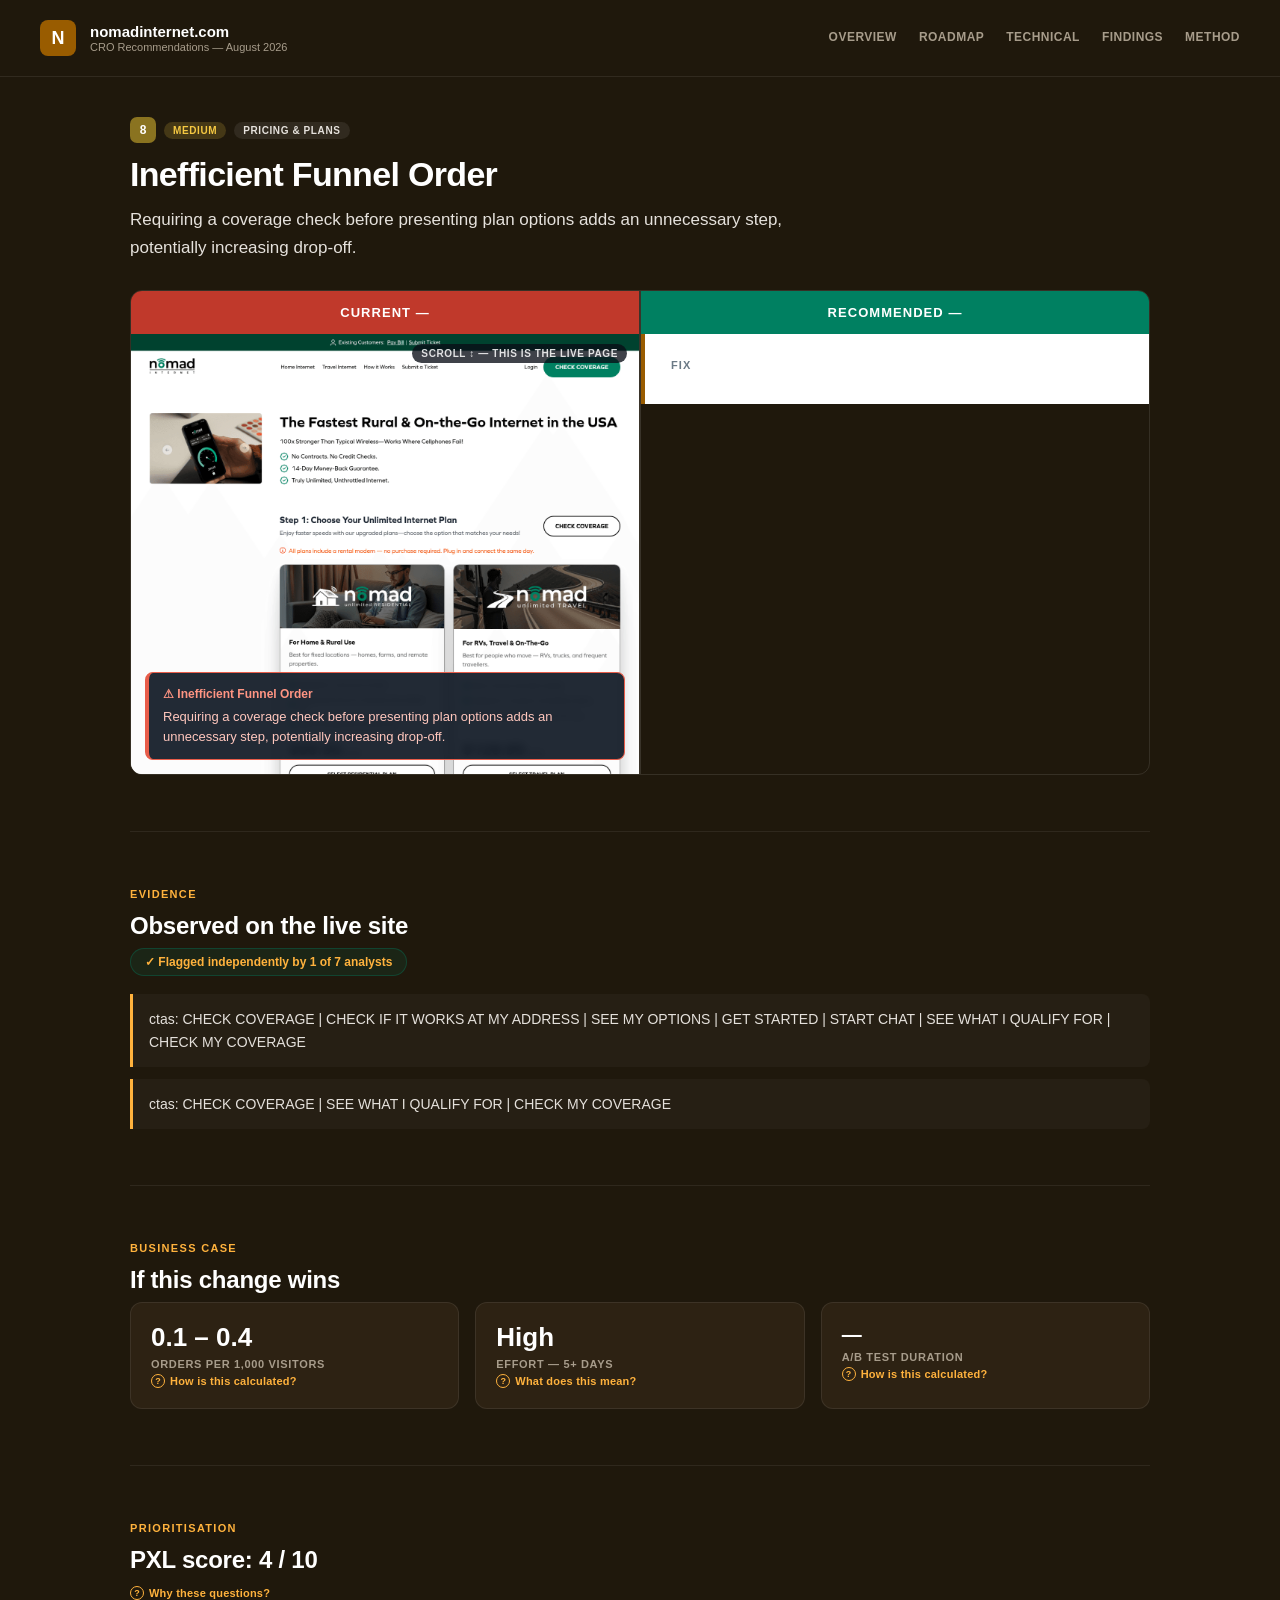
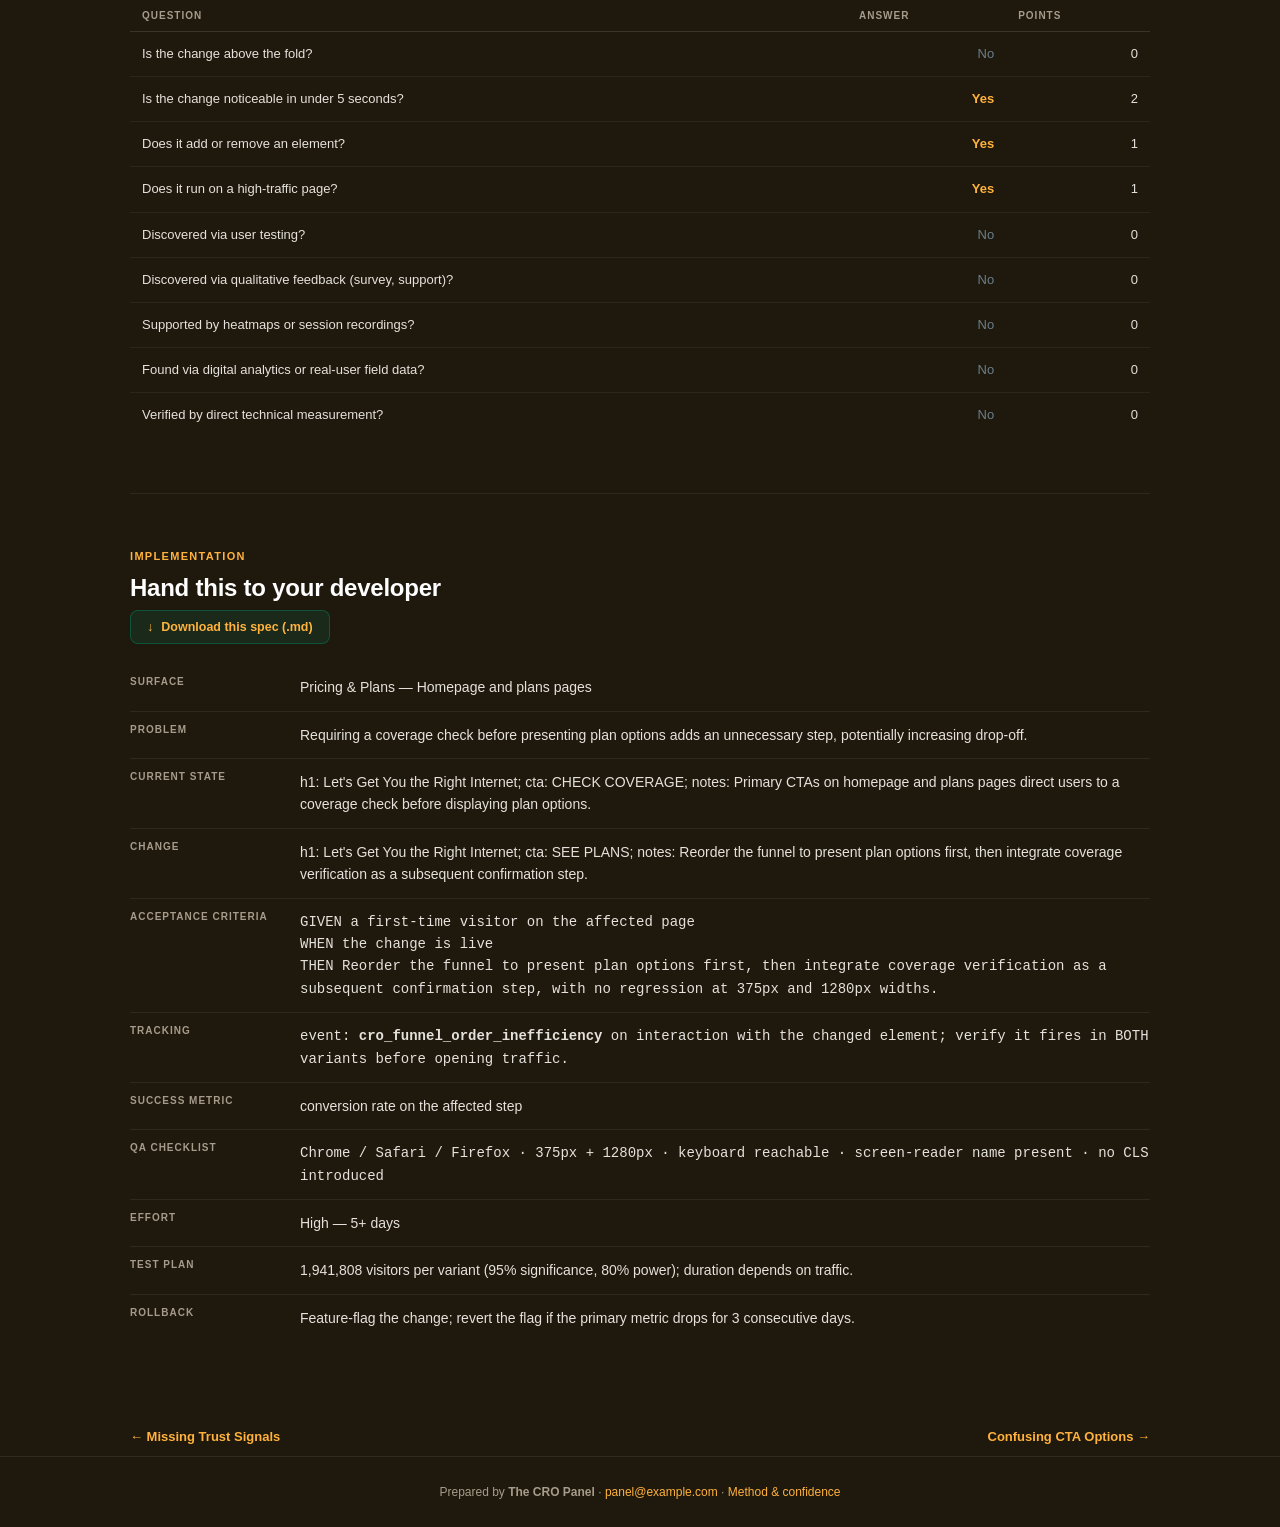
<file: finding_8_funnel_order_inefficiency.html>
<!doctype html>
<html lang="en">
<head>
<meta charset="utf-8">
<meta name="viewport" content="width=device-width, initial-scale=1.0">
<title>Inefficient Funnel Order — nomadinternet.com</title>
<link rel="stylesheet" href="cro_system.css">
<style>:root{--green:#995c00;--teal:#ffb23d;--navy:#1f180c;--mid:#2d2213;--light:#3f311c;--muted:#a79c8b;--off:#e5e1dc;}</style></head>
<body>
<header>
  <a class="logo-area" href="index.html" style="text-decoration:none">
    <div class="logo-dot">N</div>
    <div>
      <div class="logo-text">nomadinternet.com</div>
      <div class="logo-sub">CRO Recommendations — August 2026</div>
    </div>
  </a>
  <nav class="nav"><a href="index.html">Overview</a><a href="roadmap.html">Roadmap</a><a href="technical.html">Technical</a><a href="appendix.html">Findings</a><a href="methodology.html">Method</a></nav>
</header>

<div class="wrap">
  <div class="finding-head">
    <div class="badge-row">
      <span class="rank-chip rank-medium">8</span>
      <span class="badge badge-medium">Medium</span>
      <span class="badge badge-effort">Pricing &amp; Plans</span>
      
    </div>
    <h1>Inefficient Funnel Order</h1>
    <p class="thesis">Requiring a coverage check before presenting plan options adds an unnecessary step, potentially increasing drop-off.</p>
  </div>
  
  <div class="section" style="padding-top:0;border-top:none">
    <div class="split">
      <div class="col">
        <div class="label-bar label-current">CURRENT — </div>
        <div class="shotwrap"><div class="shot-scroll" data-frac="0.05"><img class="shot-full" src="shot_plans.png" alt="Full-page screenshot of the current page" loading="lazy"></div><div class="shot-hint">scroll ↕ — this is the live page</div><div class="shot-tag"><strong>⚠ Inefficient Funnel Order</strong>Requiring a coverage check before presenting plan options adds an unnecessary step, potentially increasing drop-off.</div></div>
      </div>
      <div class="divider"></div>
      <div class="col">
        <div class="label-bar label-recommended">RECOMMENDED — </div>
        
        <div class="annotation good"><strong>Fix</strong></div>
      </div>
    </div>
  </div>
  
<div class="section">
  <div class="eyebrow-label">Evidence</div>
  <h2 class="section-title">Observed on the live site </h2>
  <div class="agreement">✓ Flagged independently by 1 of 7 analysts</div>
  <ul class="evidence-list"><li>ctas: CHECK COVERAGE | CHECK IF IT WORKS AT MY ADDRESS | SEE MY OPTIONS | GET STARTED | START CHAT | SEE WHAT I QUALIFY FOR | CHECK MY COVERAGE</li><li>ctas: CHECK COVERAGE | SEE WHAT I QUALIFY FOR | CHECK MY COVERAGE</li></ul>
</div>
  
<div class="section">
  <div class="eyebrow-label">Business case</div>
  <h2 class="section-title">If this change wins</h2>
  <div class="tiles" style="grid-template-columns:repeat(3,1fr)">
    <div class="tile">
      <div class="tval">0.1 – 0.4</div>
      <div class="tlabel">orders per 1,000 visitors</div>
      <button class="explain" data-m="size-8">How is this calculated?</button>
    </div>
    <div class="tile">
      <div class="tval">High</div>
      <div class="tlabel">Effort — 5+ days</div>
      <button class="explain" data-m="eff-8">What does this mean?</button>
    </div>
    <div class="tile">
      <div class="tval" style="font-size:20px">—</div>
      <div class="tlabel">A/B test duration</div>
      <button class="explain" data-m="test-8">How is this calculated?</button>
    </div>
  </div>
</div>
  
<div class="section">
  <div class="eyebrow-label">Prioritisation</div>
  <h2 class="section-title">PXL score: 4 / 10</h2>
  <button class="explain" data-m="pxl-8">Why these questions?</button>
  <div class="tscroll"><table class="dtable">
    <thead><tr><th>Question</th><th class="num">Answer</th><th class="num">Points</th></tr></thead>
    <tbody><tr><td>Is the change above the fold?</td><td class="num no">No</td><td class="num">0</td></tr><tr><td>Is the change noticeable in under 5 seconds?</td><td class="num yes">Yes</td><td class="num">2</td></tr><tr><td>Does it add or remove an element?</td><td class="num yes">Yes</td><td class="num">1</td></tr><tr><td>Does it run on a high-traffic page?</td><td class="num yes">Yes</td><td class="num">1</td></tr><tr><td>Discovered via user testing?</td><td class="num no">No</td><td class="num">0</td></tr><tr><td>Discovered via qualitative feedback (survey, support)?</td><td class="num no">No</td><td class="num">0</td></tr><tr><td>Supported by heatmaps or session recordings?</td><td class="num no">No</td><td class="num">0</td></tr><tr><td>Found via digital analytics or real-user field data?</td><td class="num no">No</td><td class="num">0</td></tr><tr><td>Verified by direct technical measurement?</td><td class="num no">No</td><td class="num">0</td></tr></tbody>
  </table></div>
</div>
  
<div class="section">
  <div class="eyebrow-label">Implementation</div>
  <h2 class="section-title">Hand this to your developer</h2>
  <div class="dl-row" style="margin:0 0 20px">
    <a class="btn-dl" href="dev_spec_8_funnel_order_inefficiency.md" download>Download this spec (.md)</a>
  </div>
  <dl class="spec">
    <dt>Surface</dt><dd>Pricing &amp; Plans — Homepage and plans pages</dd>
    <dt>Problem</dt><dd>Requiring a coverage check before presenting plan options adds an unnecessary step, potentially increasing drop-off.</dd>
    <dt>Current state</dt><dd>h1: Let&#x27;s Get You the Right Internet; cta: CHECK COVERAGE; notes: Primary CTAs on homepage and plans pages direct users to a coverage check before displaying plan options.</dd>
    <dt>Change</dt><dd>h1: Let&#x27;s Get You the Right Internet; cta: SEE PLANS; notes: Reorder the funnel to present plan options first, then integrate coverage verification as a subsequent confirmation step.</dd>
    <dt>Acceptance criteria</dt><dd class="mono">GIVEN a first-time visitor on the affected page<br>
      WHEN the change is live<br>
      THEN Reorder the funnel to present plan options first, then integrate coverage verification as a subsequent confirmation step,
      with no regression at 375px and 1280px widths.</dd>
    <dt>Tracking</dt><dd class="mono">event: <strong>cro_funnel_order_inefficiency</strong> on interaction with the
      changed element; verify it fires in BOTH variants before opening traffic.</dd>
    <dt>Success metric</dt><dd>conversion rate on the affected step</dd>
    <dt>QA checklist</dt><dd class="mono">Chrome / Safari / Firefox · 375px + 1280px ·
      keyboard reachable · screen-reader name present · no CLS introduced</dd>
    <dt>Effort</dt><dd>High —
      5+ days</dd>
    <dt>Test plan</dt><dd>1,941,808 visitors per variant
      (95% significance, 80% power);
      duration depends on traffic.</dd>
    <dt>Rollback</dt><dd>Feature-flag the change; revert the flag if the primary metric
      drops for 3 consecutive days.</dd>
  </dl>
</div>
  <div class="pager"><a href="finding_7_trust_deficit.html">← Missing Trust Signals</a><a href="finding_9_cta_clutter.html">Confusing CTA Options →</a></div>
</div>
<div class="footer">
  Prepared by <strong>The CRO Panel</strong> · <a href="mailto:panel@example.com">panel@example.com</a> · <a href="methodology.html">Method &amp; confidence</a>
</div>
<div class="modal-overlay" id="modal-root"><div class="modal-box"></div></div>
<template id="m-size-8"><h3>How this range is calculated</h3><p>Result: <strong>0.1 – 0.4 extra orders per 1,000 visitors</strong></p><div class="formula">1,000 visitors × baseline conversion × relative lift
= per 1,000 visitors at an assumed 2.00% baseline conversion rate and a 0.5-2.0% relative lift</div><p>The 0.5–2.0% relative-lift band is an assumption bounded by severity (Medium), not a prediction.</p><p><strong>The baseline conversion rate is an assumption</strong> — the client did not supply one, so an industry-typical 2.0% is used and labelled as such.</p><p><strong>Why the range is conservative:</strong> Across 127,000 experiments, 12% produced a statistically significant improvement on the primary metric; a healthy programme win rate is 10-30%. Winning tests also overstate their true effect, so treat this as the prize if the change works — never expected revenue.</p></template><template id="m-eff-8"><h3>How effort is estimated</h3><table><tr><th>Bracket</th><th>Days</th><th>Typical scope</th></tr><tr><td>Low</td><td class='num'>0.5–2</td><td>copy, colour, labels, image swaps</td></tr><tr><td>Medium</td><td class='num'>2–5</td><td>layout shifts, form changes, new modules</td></tr><tr><td>High</td><td class='num'>5+</td><td>personalisation, funnel work, integrations</td></tr></table><p>Assigned by matching the recommended change against these scopes; the estimate is a bracket, not a quote.</p></template><template id="m-test-8"><h3>Sample size math</h3><p>Two-proportion z-test, the standard pre-test sample-size calculation:</p><div class="formula">n = [z&#8320;.&#8320;&#8322;&#8325;·√(2·p̄·(1−p̄)) + z&#8320;.&#8322;&#8320;·√(p₁(1−p₁)+p₂(1−p₂))]² / (p₁−p₂)²</div><table><tr><td>Baseline conversion</td><td class='num'>2.0% (assumed)</td></tr><tr><td>Significance / power</td><td class='num'>95% / 80%</td></tr><tr><td>Sample per variant, 2.0% lift</td><td class='num'>1,941,808</td></tr><tr><td>Sample per variant, 0.5% lift</td><td class='num'>30,842,948</td></tr></table><p>Halving the minimum detectable effect roughly quadruples the sample required, which is why the conservative figure is so much larger.</p></template><template id="m-pxl-8"><h3>What PXL is</h3><p>PXL is CXL's prioritisation framework: binary questions instead of subjective 1–10 guesses, weighted toward evidence.</p><p>Findings discovered by inspection score zero on all four evidence questions — that is the honest signal, not a defect. Findings verified by direct measurement earn the extension point and, where real-user field data is involved, the analytics point.</p><p>The full rubric is on the <a href="methodology.html" style="color:var(--teal)">method page</a>.</p></template><script>
(function(){
  var root=document.getElementById('modal-root');
  function close(){root.classList.remove('open');}
  document.addEventListener('click',function(e){
    var b=e.target.closest('[data-m]');
    if(b){var t=document.getElementById('m-'+b.getAttribute('data-m'));
      if(t){root.querySelector('.modal-box').innerHTML=
        '<button class="modal-close" aria-label="Close">\u00d7</button>'+t.innerHTML;
        root.classList.add('open');}return;}
    if(e.target.closest('.modal-close')||e.target===root)close();
  });
  document.addEventListener('keydown',function(e){if(e.key==='Escape')close();});
  function scale(){
    document.querySelectorAll('.card-preview .preview-inner').forEach(function(el){
      var w=el.parentElement.clientWidth;if(!w)return;
      var s=w/1280;el.style.transform='scale('+s+')';
      el.parentElement.style.height=Math.round(514*s)+'px';});
  }
  scale();window.addEventListener('resize',scale);
  function pos(){
    document.querySelectorAll('.shot-scroll[data-frac]').forEach(function(el){
      var img=el.querySelector('img');
      var go=function(){var f=parseFloat(el.getAttribute('data-frac'))||0;
        el.scrollTop=f*(el.scrollHeight-el.clientHeight);};
      if(img&&!img.complete){img.addEventListener('load',go);}else{go();}
    });
  }
  pos();
})();
</script>
</body>
</html>
</file>
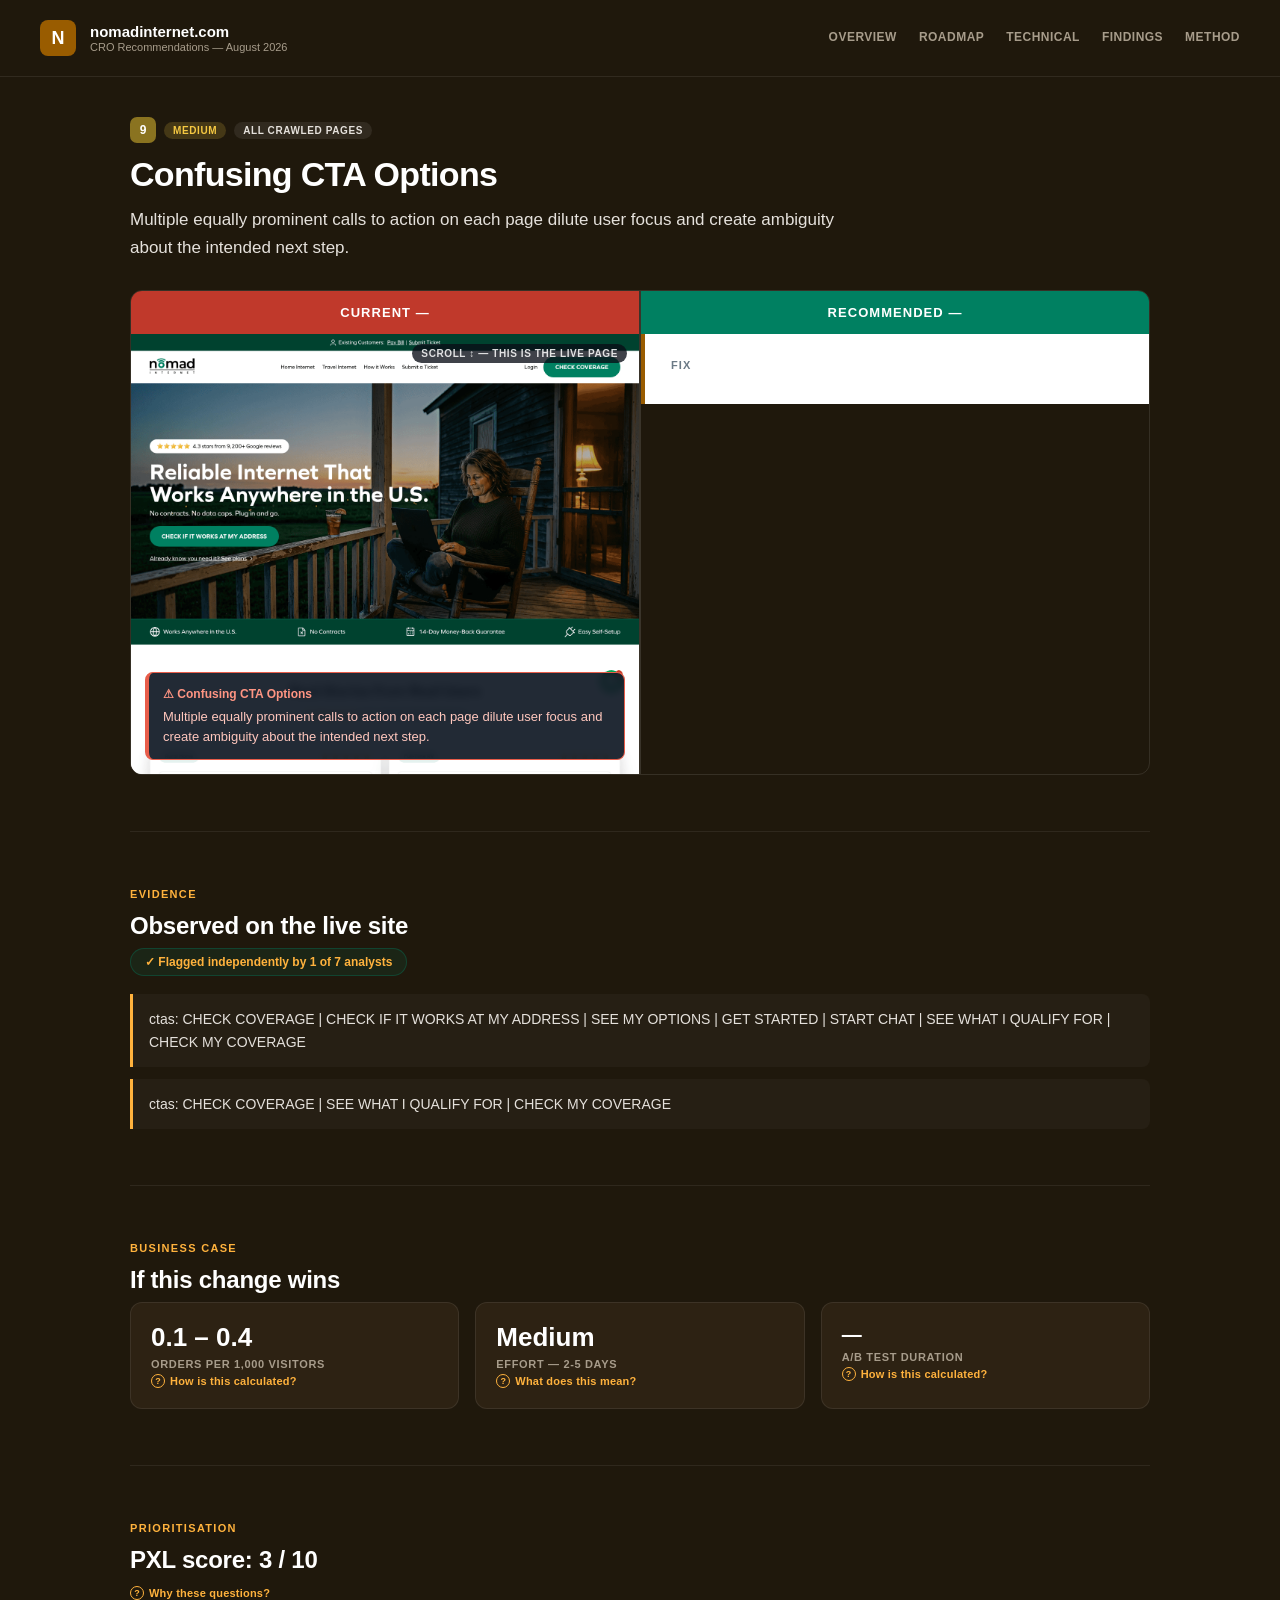
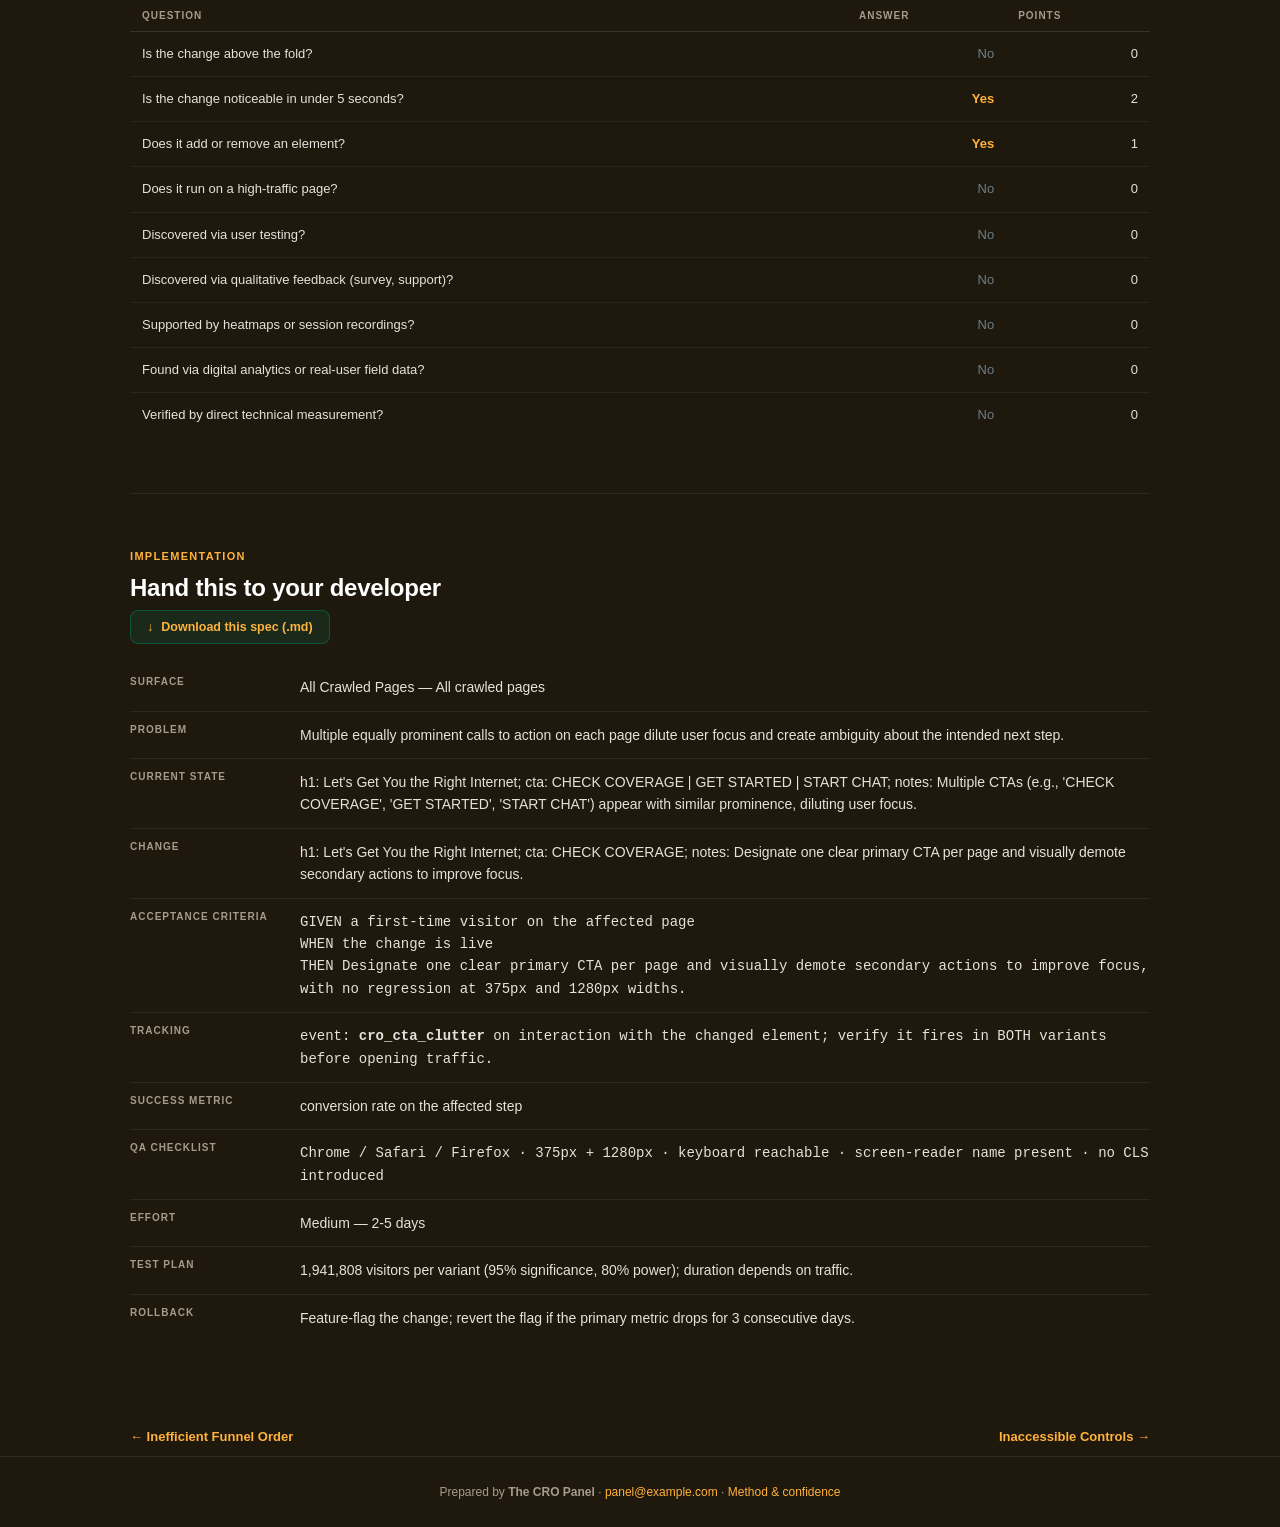
<file: finding_9_cta_clutter.html>
<!doctype html>
<html lang="en">
<head>
<meta charset="utf-8">
<meta name="viewport" content="width=device-width, initial-scale=1.0">
<title>Confusing CTA Options — nomadinternet.com</title>
<link rel="stylesheet" href="cro_system.css">
<style>:root{--green:#995c00;--teal:#ffb23d;--navy:#1f180c;--mid:#2d2213;--light:#3f311c;--muted:#a79c8b;--off:#e5e1dc;}</style></head>
<body>
<header>
  <a class="logo-area" href="index.html" style="text-decoration:none">
    <div class="logo-dot">N</div>
    <div>
      <div class="logo-text">nomadinternet.com</div>
      <div class="logo-sub">CRO Recommendations — August 2026</div>
    </div>
  </a>
  <nav class="nav"><a href="index.html">Overview</a><a href="roadmap.html">Roadmap</a><a href="technical.html">Technical</a><a href="appendix.html">Findings</a><a href="methodology.html">Method</a></nav>
</header>

<div class="wrap">
  <div class="finding-head">
    <div class="badge-row">
      <span class="rank-chip rank-medium">9</span>
      <span class="badge badge-medium">Medium</span>
      <span class="badge badge-effort">All Crawled Pages</span>
      
    </div>
    <h1>Confusing CTA Options</h1>
    <p class="thesis">Multiple equally prominent calls to action on each page dilute user focus and create ambiguity about the intended next step.</p>
  </div>
  
  <div class="section" style="padding-top:0;border-top:none">
    <div class="split">
      <div class="col">
        <div class="label-bar label-current">CURRENT — </div>
        <div class="shotwrap"><div class="shot-scroll" data-frac="0.05"><img class="shot-full" src="shot_home.png" alt="Full-page screenshot of the current page" loading="lazy"></div><div class="shot-hint">scroll ↕ — this is the live page</div><div class="shot-tag"><strong>⚠ Confusing CTA Options</strong>Multiple equally prominent calls to action on each page dilute user focus and create ambiguity about the intended next step.</div></div>
      </div>
      <div class="divider"></div>
      <div class="col">
        <div class="label-bar label-recommended">RECOMMENDED — </div>
        
        <div class="annotation good"><strong>Fix</strong></div>
      </div>
    </div>
  </div>
  
<div class="section">
  <div class="eyebrow-label">Evidence</div>
  <h2 class="section-title">Observed on the live site </h2>
  <div class="agreement">✓ Flagged independently by 1 of 7 analysts</div>
  <ul class="evidence-list"><li>ctas: CHECK COVERAGE | CHECK IF IT WORKS AT MY ADDRESS | SEE MY OPTIONS | GET STARTED | START CHAT | SEE WHAT I QUALIFY FOR | CHECK MY COVERAGE</li><li>ctas: CHECK COVERAGE | SEE WHAT I QUALIFY FOR | CHECK MY COVERAGE</li></ul>
</div>
  
<div class="section">
  <div class="eyebrow-label">Business case</div>
  <h2 class="section-title">If this change wins</h2>
  <div class="tiles" style="grid-template-columns:repeat(3,1fr)">
    <div class="tile">
      <div class="tval">0.1 – 0.4</div>
      <div class="tlabel">orders per 1,000 visitors</div>
      <button class="explain" data-m="size-9">How is this calculated?</button>
    </div>
    <div class="tile">
      <div class="tval">Medium</div>
      <div class="tlabel">Effort — 2-5 days</div>
      <button class="explain" data-m="eff-9">What does this mean?</button>
    </div>
    <div class="tile">
      <div class="tval" style="font-size:20px">—</div>
      <div class="tlabel">A/B test duration</div>
      <button class="explain" data-m="test-9">How is this calculated?</button>
    </div>
  </div>
</div>
  
<div class="section">
  <div class="eyebrow-label">Prioritisation</div>
  <h2 class="section-title">PXL score: 3 / 10</h2>
  <button class="explain" data-m="pxl-9">Why these questions?</button>
  <div class="tscroll"><table class="dtable">
    <thead><tr><th>Question</th><th class="num">Answer</th><th class="num">Points</th></tr></thead>
    <tbody><tr><td>Is the change above the fold?</td><td class="num no">No</td><td class="num">0</td></tr><tr><td>Is the change noticeable in under 5 seconds?</td><td class="num yes">Yes</td><td class="num">2</td></tr><tr><td>Does it add or remove an element?</td><td class="num yes">Yes</td><td class="num">1</td></tr><tr><td>Does it run on a high-traffic page?</td><td class="num no">No</td><td class="num">0</td></tr><tr><td>Discovered via user testing?</td><td class="num no">No</td><td class="num">0</td></tr><tr><td>Discovered via qualitative feedback (survey, support)?</td><td class="num no">No</td><td class="num">0</td></tr><tr><td>Supported by heatmaps or session recordings?</td><td class="num no">No</td><td class="num">0</td></tr><tr><td>Found via digital analytics or real-user field data?</td><td class="num no">No</td><td class="num">0</td></tr><tr><td>Verified by direct technical measurement?</td><td class="num no">No</td><td class="num">0</td></tr></tbody>
  </table></div>
</div>
  
<div class="section">
  <div class="eyebrow-label">Implementation</div>
  <h2 class="section-title">Hand this to your developer</h2>
  <div class="dl-row" style="margin:0 0 20px">
    <a class="btn-dl" href="dev_spec_9_cta_clutter.md" download>Download this spec (.md)</a>
  </div>
  <dl class="spec">
    <dt>Surface</dt><dd>All Crawled Pages — All crawled pages</dd>
    <dt>Problem</dt><dd>Multiple equally prominent calls to action on each page dilute user focus and create ambiguity about the intended next step.</dd>
    <dt>Current state</dt><dd>h1: Let&#x27;s Get You the Right Internet; cta: CHECK COVERAGE | GET STARTED | START CHAT; notes: Multiple CTAs (e.g., &#x27;CHECK COVERAGE&#x27;, &#x27;GET STARTED&#x27;, &#x27;START CHAT&#x27;) appear with similar prominence, diluting user focus.</dd>
    <dt>Change</dt><dd>h1: Let&#x27;s Get You the Right Internet; cta: CHECK COVERAGE; notes: Designate one clear primary CTA per page and visually demote secondary actions to improve focus.</dd>
    <dt>Acceptance criteria</dt><dd class="mono">GIVEN a first-time visitor on the affected page<br>
      WHEN the change is live<br>
      THEN Designate one clear primary CTA per page and visually demote secondary actions to improve focus,
      with no regression at 375px and 1280px widths.</dd>
    <dt>Tracking</dt><dd class="mono">event: <strong>cro_cta_clutter</strong> on interaction with the
      changed element; verify it fires in BOTH variants before opening traffic.</dd>
    <dt>Success metric</dt><dd>conversion rate on the affected step</dd>
    <dt>QA checklist</dt><dd class="mono">Chrome / Safari / Firefox · 375px + 1280px ·
      keyboard reachable · screen-reader name present · no CLS introduced</dd>
    <dt>Effort</dt><dd>Medium —
      2-5 days</dd>
    <dt>Test plan</dt><dd>1,941,808 visitors per variant
      (95% significance, 80% power);
      duration depends on traffic.</dd>
    <dt>Rollback</dt><dd>Feature-flag the change; revert the flag if the primary metric
      drops for 3 consecutive days.</dd>
  </dl>
</div>
  <div class="pager"><a href="finding_8_funnel_order_inefficiency.html">← Inefficient Funnel Order</a><a href="finding_10_controls_without_accessible_names.html">Inaccessible Controls →</a></div>
</div>
<div class="footer">
  Prepared by <strong>The CRO Panel</strong> · <a href="mailto:panel@example.com">panel@example.com</a> · <a href="methodology.html">Method &amp; confidence</a>
</div>
<div class="modal-overlay" id="modal-root"><div class="modal-box"></div></div>
<template id="m-size-9"><h3>How this range is calculated</h3><p>Result: <strong>0.1 – 0.4 extra orders per 1,000 visitors</strong></p><div class="formula">1,000 visitors × baseline conversion × relative lift
= per 1,000 visitors at an assumed 2.00% baseline conversion rate and a 0.5-2.0% relative lift</div><p>The 0.5–2.0% relative-lift band is an assumption bounded by severity (Medium), not a prediction.</p><p><strong>The baseline conversion rate is an assumption</strong> — the client did not supply one, so an industry-typical 2.0% is used and labelled as such.</p><p><strong>Why the range is conservative:</strong> Across 127,000 experiments, 12% produced a statistically significant improvement on the primary metric; a healthy programme win rate is 10-30%. Winning tests also overstate their true effect, so treat this as the prize if the change works — never expected revenue.</p></template><template id="m-eff-9"><h3>How effort is estimated</h3><table><tr><th>Bracket</th><th>Days</th><th>Typical scope</th></tr><tr><td>Low</td><td class='num'>0.5–2</td><td>copy, colour, labels, image swaps</td></tr><tr><td>Medium</td><td class='num'>2–5</td><td>layout shifts, form changes, new modules</td></tr><tr><td>High</td><td class='num'>5+</td><td>personalisation, funnel work, integrations</td></tr></table><p>Assigned by matching the recommended change against these scopes; the estimate is a bracket, not a quote.</p></template><template id="m-test-9"><h3>Sample size math</h3><p>Two-proportion z-test, the standard pre-test sample-size calculation:</p><div class="formula">n = [z&#8320;.&#8320;&#8322;&#8325;·√(2·p̄·(1−p̄)) + z&#8320;.&#8322;&#8320;·√(p₁(1−p₁)+p₂(1−p₂))]² / (p₁−p₂)²</div><table><tr><td>Baseline conversion</td><td class='num'>2.0% (assumed)</td></tr><tr><td>Significance / power</td><td class='num'>95% / 80%</td></tr><tr><td>Sample per variant, 2.0% lift</td><td class='num'>1,941,808</td></tr><tr><td>Sample per variant, 0.5% lift</td><td class='num'>30,842,948</td></tr></table><p>Halving the minimum detectable effect roughly quadruples the sample required, which is why the conservative figure is so much larger.</p></template><template id="m-pxl-9"><h3>What PXL is</h3><p>PXL is CXL's prioritisation framework: binary questions instead of subjective 1–10 guesses, weighted toward evidence.</p><p>Findings discovered by inspection score zero on all four evidence questions — that is the honest signal, not a defect. Findings verified by direct measurement earn the extension point and, where real-user field data is involved, the analytics point.</p><p>The full rubric is on the <a href="methodology.html" style="color:var(--teal)">method page</a>.</p></template><script>
(function(){
  var root=document.getElementById('modal-root');
  function close(){root.classList.remove('open');}
  document.addEventListener('click',function(e){
    var b=e.target.closest('[data-m]');
    if(b){var t=document.getElementById('m-'+b.getAttribute('data-m'));
      if(t){root.querySelector('.modal-box').innerHTML=
        '<button class="modal-close" aria-label="Close">\u00d7</button>'+t.innerHTML;
        root.classList.add('open');}return;}
    if(e.target.closest('.modal-close')||e.target===root)close();
  });
  document.addEventListener('keydown',function(e){if(e.key==='Escape')close();});
  function scale(){
    document.querySelectorAll('.card-preview .preview-inner').forEach(function(el){
      var w=el.parentElement.clientWidth;if(!w)return;
      var s=w/1280;el.style.transform='scale('+s+')';
      el.parentElement.style.height=Math.round(514*s)+'px';});
  }
  scale();window.addEventListener('resize',scale);
  function pos(){
    document.querySelectorAll('.shot-scroll[data-frac]').forEach(function(el){
      var img=el.querySelector('img');
      var go=function(){var f=parseFloat(el.getAttribute('data-frac'))||0;
        el.scrollTop=f*(el.scrollHeight-el.clientHeight);};
      if(img&&!img.complete){img.addEventListener('load',go);}else{go();}
    });
  }
  pos();
})();
</script>
</body>
</html>
</file>
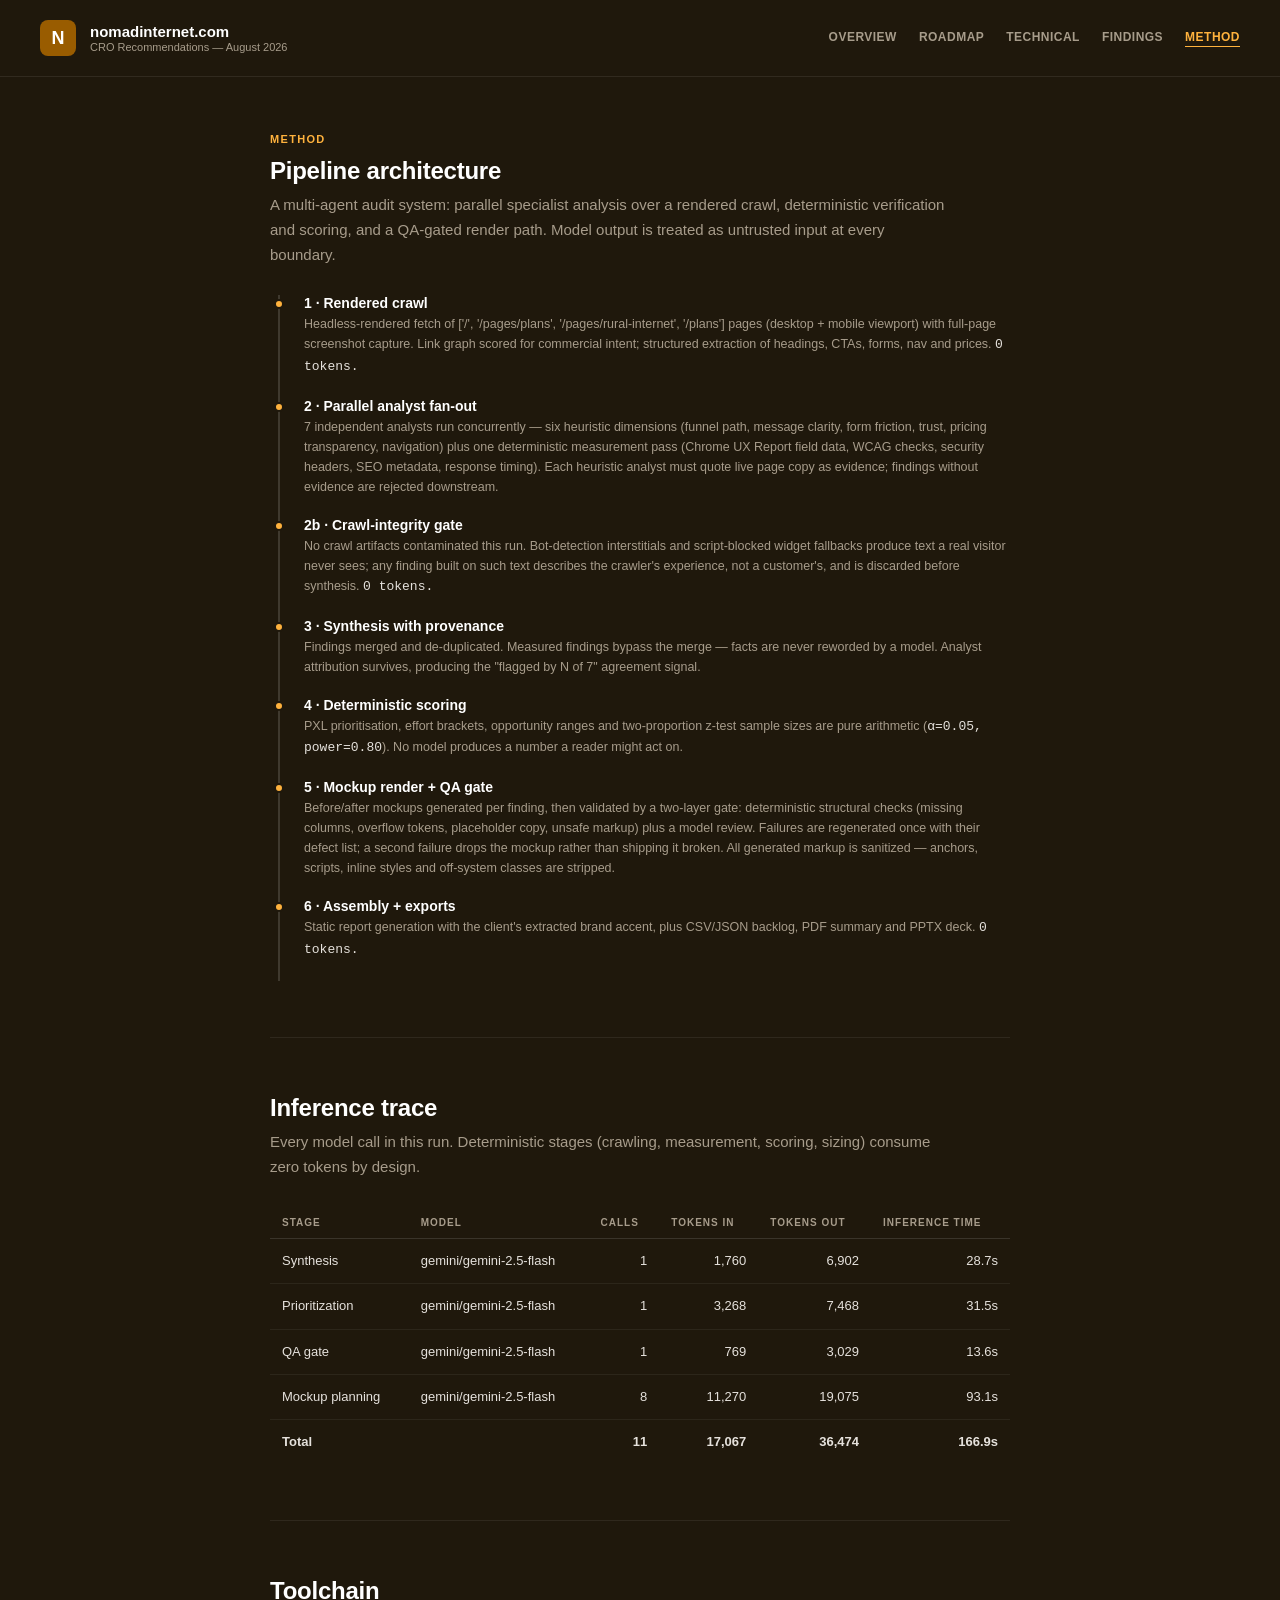
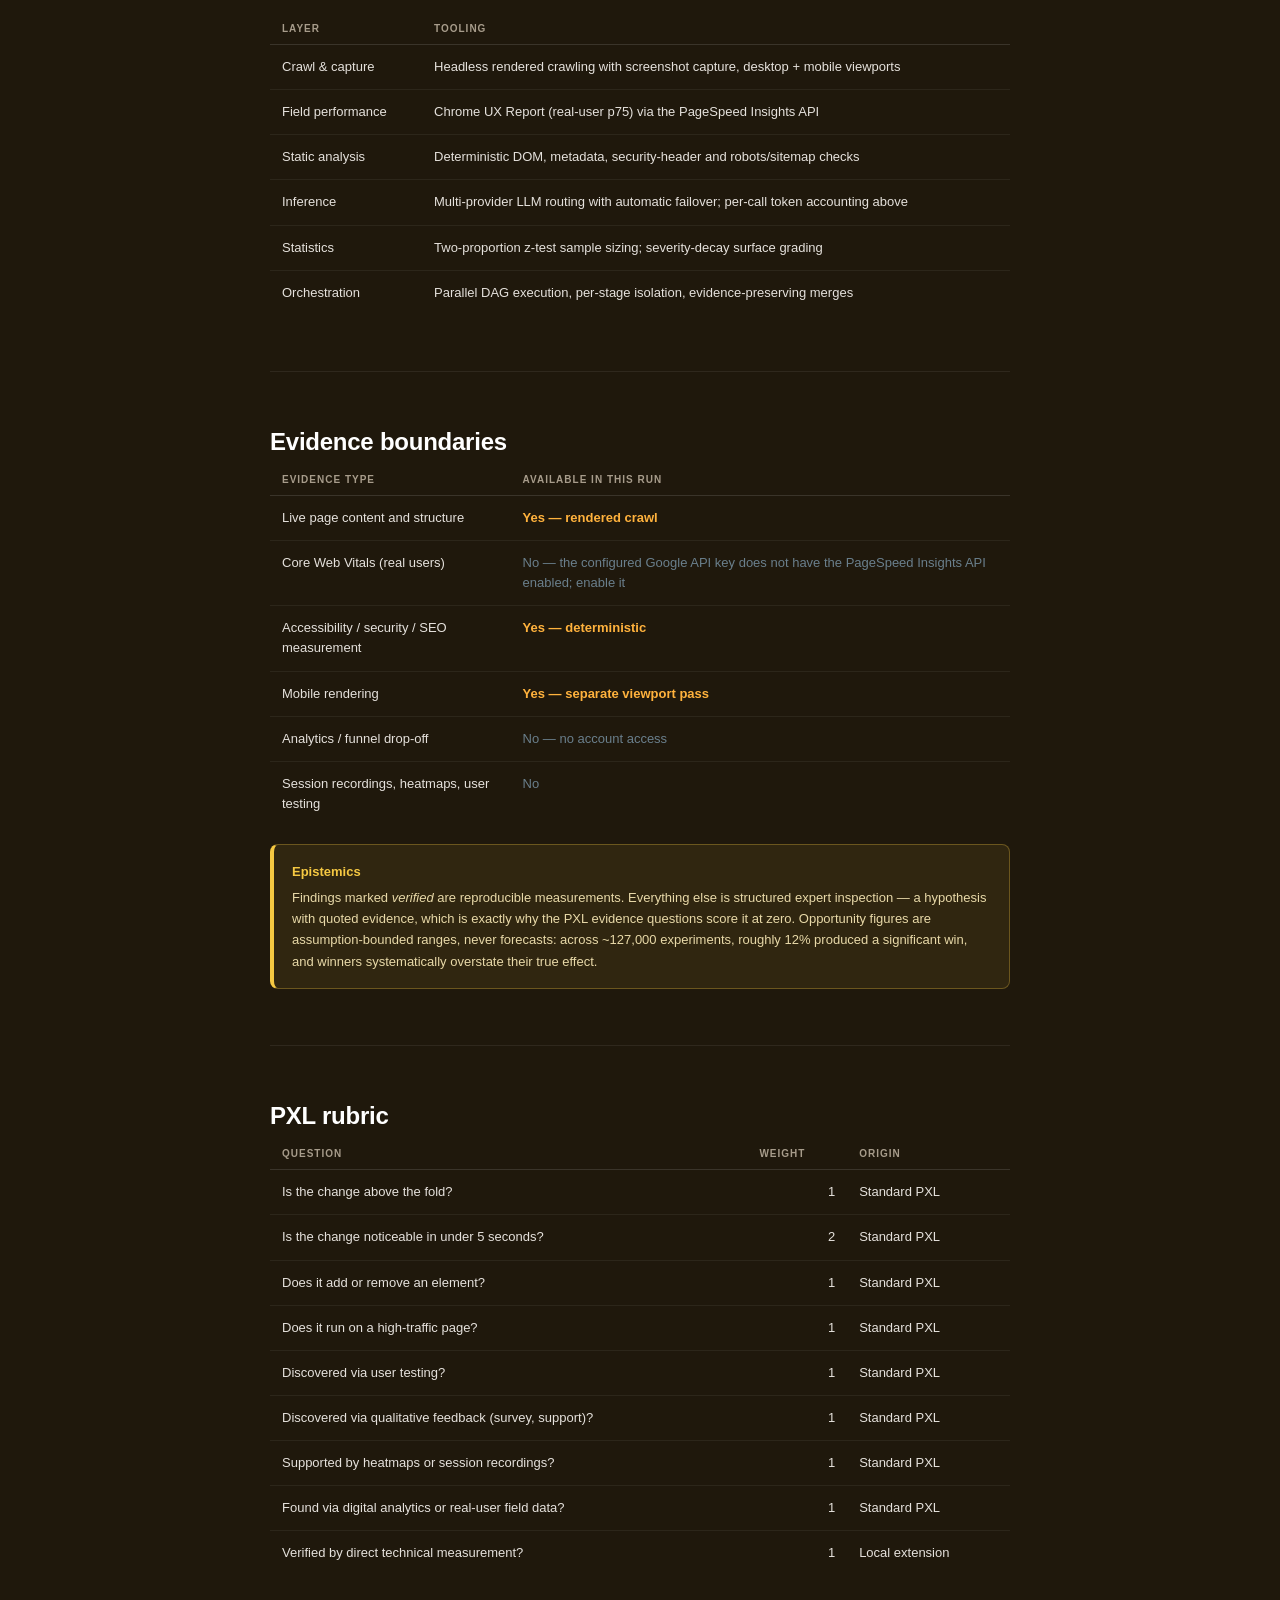
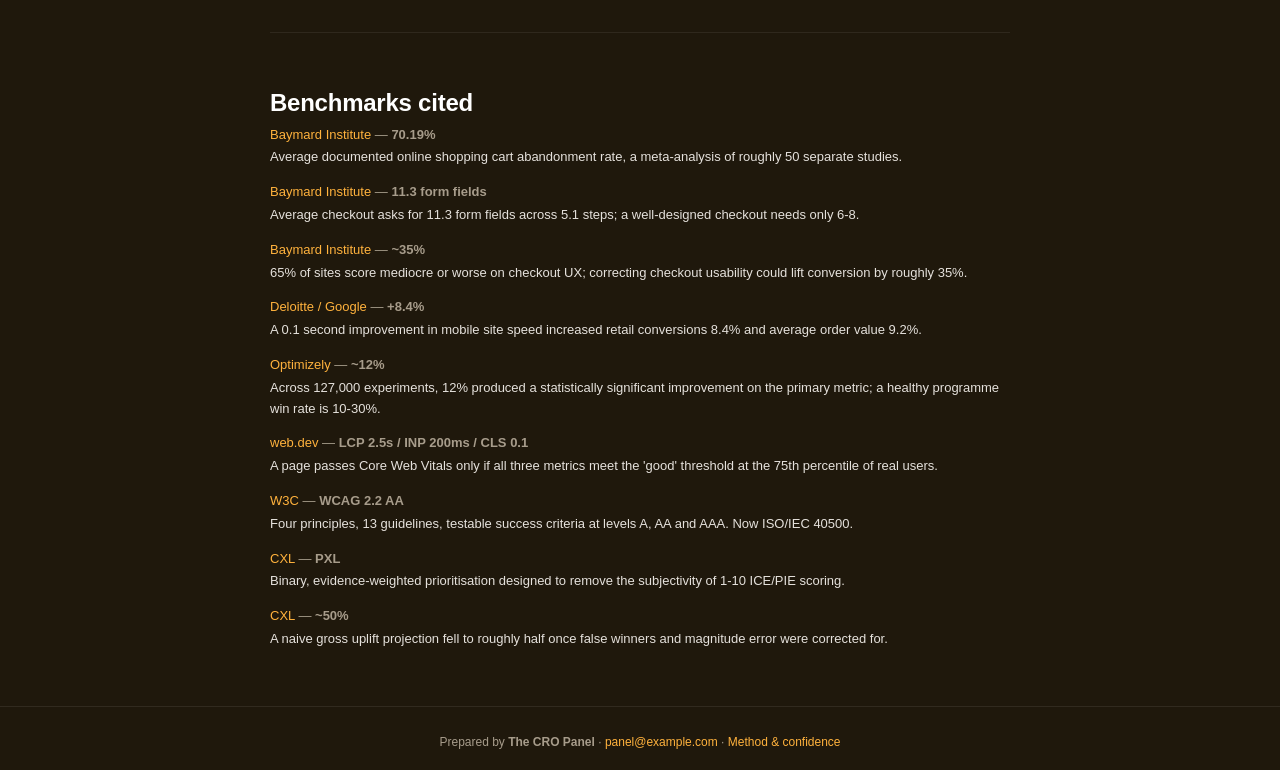
<file: methodology.html>
<!doctype html>
<html lang="en">
<head>
<meta charset="utf-8">
<meta name="viewport" content="width=device-width, initial-scale=1.0">
<title>Method — nomadinternet.com</title>
<link rel="stylesheet" href="cro_system.css">
<style>:root{--green:#995c00;--teal:#ffb23d;--navy:#1f180c;--mid:#2d2213;--light:#3f311c;--muted:#a79c8b;--off:#e5e1dc;}</style></head>
<body>
<header>
  <a class="logo-area" href="index.html" style="text-decoration:none">
    <div class="logo-dot">N</div>
    <div>
      <div class="logo-text">nomadinternet.com</div>
      <div class="logo-sub">CRO Recommendations — August 2026</div>
    </div>
  </a>
  <nav class="nav"><a href="index.html">Overview</a><a href="roadmap.html">Roadmap</a><a href="technical.html">Technical</a><a href="appendix.html">Findings</a><a href="methodology.html" class="active">Method</a></nav>
</header>

<div class="wrap-narrow">
  <div class="section">
    <div class="eyebrow-label">Method</div>
    <h2 class="section-title">Pipeline architecture</h2>
    <p class="section-intro">A multi-agent audit system: parallel specialist analysis over a
      rendered crawl, deterministic verification and scoring, and a QA-gated render path.
      Model output is treated as untrusted input at every boundary.</p>
    
    <div class="trace">
      <div class="trace-step"><div class="t-name">1 · Rendered crawl</div>
        <div class="t-detail">Headless-rendered fetch of ['/', '/pages/plans', '/pages/rural-internet', '/plans'] pages (desktop + mobile
        viewport) with full-page screenshot capture. Link graph scored for commercial intent;
        structured extraction of headings, CTAs, forms, nav and prices. <span class="mono">0 tokens.</span></div></div>
      <div class="trace-step"><div class="t-name">2 · Parallel analyst fan-out</div>
        <div class="t-detail">7 independent analysts run concurrently — six
        heuristic dimensions (funnel path, message clarity, form friction, trust, pricing
        transparency, navigation) plus one deterministic measurement pass (Chrome UX Report
        field data, WCAG checks, security headers, SEO metadata, response timing). Each
        heuristic analyst must quote live page copy as evidence; findings without evidence
        are rejected downstream.</div></div>
      <div class="trace-step"><div class="t-name">2b · Crawl-integrity gate</div>
        <div class="t-detail">No crawl artifacts contaminated this run. Bot-detection interstitials and
        script-blocked widget fallbacks produce text a real visitor never sees; any finding
        built on such text describes the crawler's experience, not a customer's, and is
        discarded before synthesis. <span class="mono">0 tokens.</span></div></div>
      <div class="trace-step"><div class="t-name">3 · Synthesis with provenance</div>
        <div class="t-detail">Findings merged and de-duplicated. Measured findings bypass the
        merge — facts are never reworded by a model. Analyst attribution survives, producing
        the "flagged by N of 7" agreement signal.</div></div>
      <div class="trace-step"><div class="t-name">4 · Deterministic scoring</div>
        <div class="t-detail">PXL prioritisation, effort brackets, opportunity ranges and
        two-proportion z-test sample sizes are pure arithmetic
        (<span class="mono">α=0.05, power=0.80</span>). No model produces a number a reader
        might act on.</div></div>
      <div class="trace-step"><div class="t-name">5 · Mockup render + QA gate</div>
        <div class="t-detail">Before/after mockups generated per finding, then validated by a
        two-layer gate: deterministic structural checks (missing columns, overflow tokens,
        placeholder copy, unsafe markup) plus a model review. Failures are regenerated once
        with their defect list; a second failure drops the mockup rather than shipping it
        broken. All generated markup is sanitized — anchors, scripts, inline styles and
        off-system classes are stripped.</div></div>
      <div class="trace-step"><div class="t-name">6 · Assembly + exports</div>
        <div class="t-detail">Static report generation with the client's extracted brand
        accent, plus CSV/JSON backlog, PDF summary and PPTX deck. <span class="mono">0 tokens.</span></div></div>
    </div>
  </div>
  
  <div class="section">
    <h2 class="section-title">Inference trace</h2>
    <p class="section-intro">Every model call in this run. Deterministic stages
      (crawling, measurement, scoring, sizing) consume zero tokens by design.</p>
    <div class="tscroll"><table class="dtable">
      <thead><tr><th>Stage</th><th>Model</th><th class="num">Calls</th>
        <th class="num">Tokens in</th><th class="num">Tokens out</th><th class="num">Inference time</th></tr></thead>
      <tbody><tr><td>Synthesis</td><td>gemini/gemini-2.5-flash</td><td class='num'>1</td><td class='num'>1,760</td><td class='num'>6,902</td><td class='num'>28.7s</td></tr><tr><td>Prioritization</td><td>gemini/gemini-2.5-flash</td><td class='num'>1</td><td class='num'>3,268</td><td class='num'>7,468</td><td class='num'>31.5s</td></tr><tr><td>QA gate</td><td>gemini/gemini-2.5-flash</td><td class='num'>1</td><td class='num'>769</td><td class='num'>3,029</td><td class='num'>13.6s</td></tr><tr><td>Mockup planning</td><td>gemini/gemini-2.5-flash</td><td class='num'>8</td><td class='num'>11,270</td><td class='num'>19,075</td><td class='num'>93.1s</td></tr>
      <tr><td><strong>Total</strong></td><td></td><td class="num"><strong>11</strong></td>
        <td class="num"><strong>17,067</strong></td><td class="num"><strong>36,474</strong></td>
        <td class="num"><strong>166.9s</strong></td></tr></tbody></table></div>
  </div>
  <div class="section">
    <h2 class="section-title">Toolchain</h2>
    <div class="tscroll"><table class="dtable">
      <thead><tr><th>Layer</th><th>Tooling</th></tr></thead>
      <tbody>
        <tr><td>Crawl &amp; capture</td><td>Headless rendered crawling with screenshot capture, desktop + mobile viewports</td></tr>
        <tr><td>Field performance</td><td>Chrome UX Report (real-user p75) via the PageSpeed Insights API</td></tr>
        <tr><td>Static analysis</td><td>Deterministic DOM, metadata, security-header and robots/sitemap checks</td></tr>
        <tr><td>Inference</td><td>Multi-provider LLM routing with automatic failover; per-call token accounting above</td></tr>
        <tr><td>Statistics</td><td>Two-proportion z-test sample sizing; severity-decay surface grading</td></tr>
        <tr><td>Orchestration</td><td>Parallel DAG execution, per-stage isolation, evidence-preserving merges</td></tr>
      </tbody></table></div>
  </div>

  <div class="section">
    <h2 class="section-title">Evidence boundaries</h2>
    <div class="tscroll"><table class="dtable">
      <thead><tr><th>Evidence type</th><th>Available in this run</th></tr></thead>
      <tbody>
        <tr><td>Live page content and structure</td><td class="yes">Yes — rendered crawl</td></tr>
        <tr><td>Core Web Vitals (real users)</td><td class="no">No — the configured Google API key does not have the PageSpeed Insights API enabled; enable it </td></tr>
        <tr><td>Accessibility / security / SEO measurement</td><td class="yes">Yes — deterministic</td></tr>
        <tr><td>Mobile rendering</td><td class="yes">Yes — separate viewport pass</td></tr>
        <tr><td>Analytics / funnel drop-off</td><td class="no">No — no account access</td></tr>
        <tr><td>Session recordings, heatmaps, user testing</td><td class="no">No</td></tr>
      </tbody></table></div>
    <div class="caveat" style="margin-top:18px">
      <strong>Epistemics</strong>
      Findings marked <em>verified</em> are reproducible measurements. Everything else is
      structured expert inspection — a hypothesis with quoted evidence, which is exactly why
      the PXL evidence questions score it at zero. Opportunity figures are assumption-bounded
      ranges, never forecasts: across ~127,000 experiments, roughly 12% produced a significant
      win, and winners systematically overstate their true effect.
    </div>
  </div>

  <div class="section">
    <h2 class="section-title">PXL rubric</h2>
    <div class="tscroll"><table class="dtable">
      <thead><tr><th>Question</th><th class="num">Weight</th><th>Origin</th></tr></thead>
      <tbody><tr><td>Is the change above the fold?</td><td class="num">1</td><td>Standard PXL</td></tr><tr><td>Is the change noticeable in under 5 seconds?</td><td class="num">2</td><td>Standard PXL</td></tr><tr><td>Does it add or remove an element?</td><td class="num">1</td><td>Standard PXL</td></tr><tr><td>Does it run on a high-traffic page?</td><td class="num">1</td><td>Standard PXL</td></tr><tr><td>Discovered via user testing?</td><td class="num">1</td><td>Standard PXL</td></tr><tr><td>Discovered via qualitative feedback (survey, support)?</td><td class="num">1</td><td>Standard PXL</td></tr><tr><td>Supported by heatmaps or session recordings?</td><td class="num">1</td><td>Standard PXL</td></tr><tr><td>Found via digital analytics or real-user field data?</td><td class="num">1</td><td>Standard PXL</td></tr><tr><td>Verified by direct technical measurement?</td><td class="num">1</td><td>Local extension</td></tr></tbody></table></div>
  </div>

  <div class="section">
    <h2 class="section-title">Benchmarks cited</h2>
    <ul class="sources"><li><a href="https://baymard.com/lists/cart-abandonment-rate">Baymard Institute</a> — <strong>70.19%</strong><span class="claim">Average documented online shopping cart abandonment rate, a meta-analysis of roughly 50 separate studies.</span></li><li><a href="https://baymard.com/blog/checkout-flow-average-form-fields">Baymard Institute</a> — <strong>11.3 form fields</strong><span class="claim">Average checkout asks for 11.3 form fields across 5.1 steps; a well-designed checkout needs only 6-8.</span></li><li><a href="https://baymard.com/research/checkout-usability">Baymard Institute</a> — <strong>~35%</strong><span class="claim">65% of sites score mediocre or worse on checkout UX; correcting checkout usability could lift conversion by roughly 35%.</span></li><li><a href="https://www.deloitte.com/ie/en/services/consulting/research/milliseconds-make-millions.html">Deloitte / Google</a> — <strong>+8.4%</strong><span class="claim">A 0.1 second improvement in mobile site speed increased retail conversions 8.4% and average order value 9.2%.</span></li><li><a href="https://www.optimizely.com/field-notes/guides/127000-experiments">Optimizely</a> — <strong>~12%</strong><span class="claim">Across 127,000 experiments, 12% produced a statistically significant improvement on the primary metric; a healthy programme win rate is 10-30%.</span></li><li><a href="https://web.dev/articles/vitals">web.dev</a> — <strong>LCP 2.5s / INP 200ms / CLS 0.1</strong><span class="claim">A page passes Core Web Vitals only if all three metrics meet the &#x27;good&#x27; threshold at the 75th percentile of real users.</span></li><li><a href="https://www.w3.org/WAI/standards-guidelines/wcag/">W3C</a> — <strong>WCAG 2.2 AA</strong><span class="claim">Four principles, 13 guidelines, testable success criteria at levels A, AA and AAA. Now ISO/IEC 40500.</span></li><li><a href="https://cxl.com/blog/better-way-prioritize-ab-tests/">CXL</a> — <strong>PXL</strong><span class="claim">Binary, evidence-weighted prioritisation designed to remove the subjectivity of 1-10 ICE/PIE scoring.</span></li><li><a href="https://cxl.com/blog/net-value-ab-testing/">CXL</a> — <strong>~50%</strong><span class="claim">A naive gross uplift projection fell to roughly half once false winners and magnitude error were corrected for.</span></li></ul>
  </div>
</div>
<div class="footer">
  Prepared by <strong>The CRO Panel</strong> · <a href="mailto:panel@example.com">panel@example.com</a> · <a href="methodology.html">Method &amp; confidence</a>
</div>
<div class="modal-overlay" id="modal-root"><div class="modal-box"></div></div>
<script>
(function(){
  var root=document.getElementById('modal-root');
  function close(){root.classList.remove('open');}
  document.addEventListener('click',function(e){
    var b=e.target.closest('[data-m]');
    if(b){var t=document.getElementById('m-'+b.getAttribute('data-m'));
      if(t){root.querySelector('.modal-box').innerHTML=
        '<button class="modal-close" aria-label="Close">\u00d7</button>'+t.innerHTML;
        root.classList.add('open');}return;}
    if(e.target.closest('.modal-close')||e.target===root)close();
  });
  document.addEventListener('keydown',function(e){if(e.key==='Escape')close();});
  function scale(){
    document.querySelectorAll('.card-preview .preview-inner').forEach(function(el){
      var w=el.parentElement.clientWidth;if(!w)return;
      var s=w/1280;el.style.transform='scale('+s+')';
      el.parentElement.style.height=Math.round(514*s)+'px';});
  }
  scale();window.addEventListener('resize',scale);
  function pos(){
    document.querySelectorAll('.shot-scroll[data-frac]').forEach(function(el){
      var img=el.querySelector('img');
      var go=function(){var f=parseFloat(el.getAttribute('data-frac'))||0;
        el.scrollTop=f*(el.scrollHeight-el.clientHeight);};
      if(img&&!img.complete){img.addEventListener('load',go);}else{go();}
    });
  }
  pos();
})();
</script>
</body>
</html>
</file>
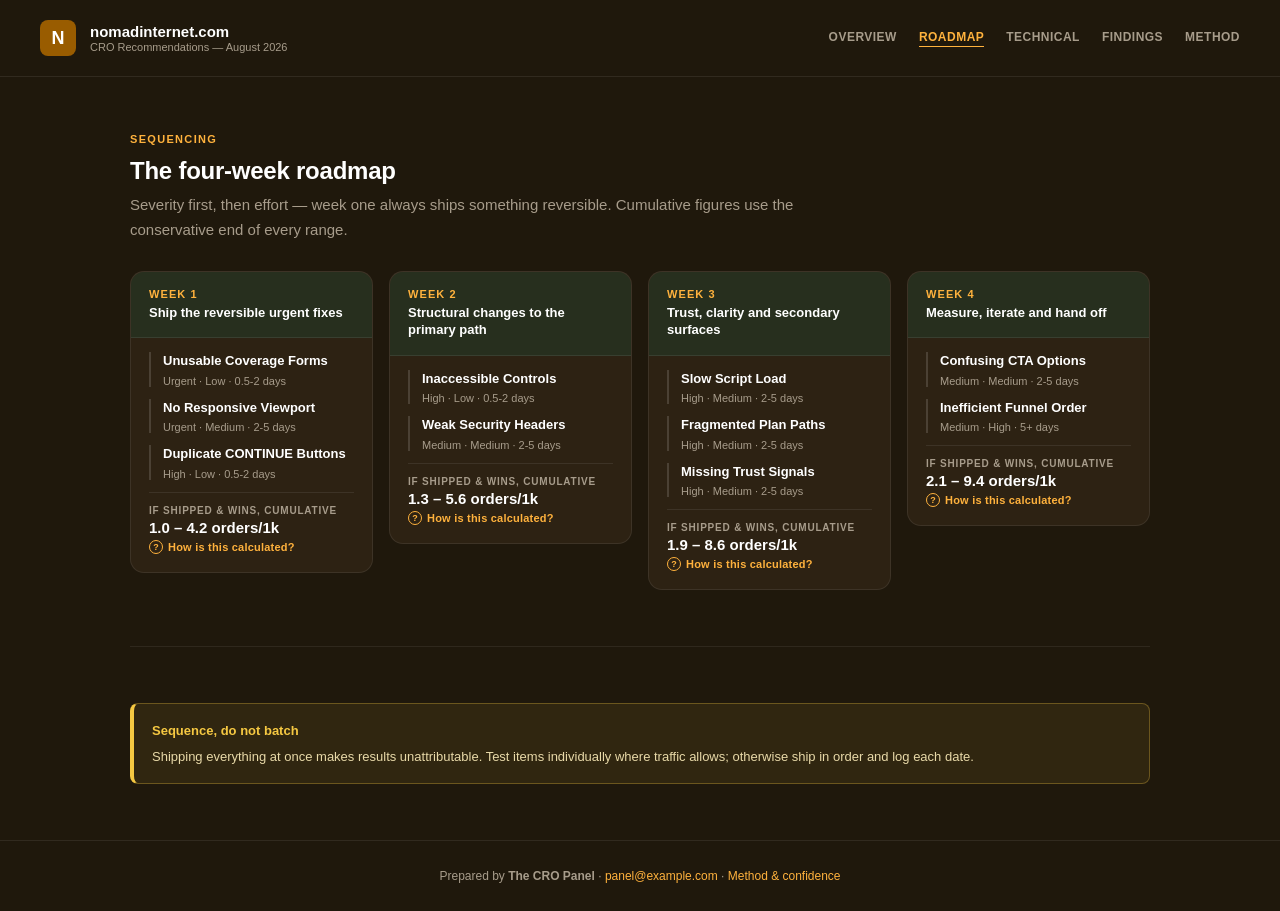
<file: roadmap.html>
<!doctype html>
<html lang="en">
<head>
<meta charset="utf-8">
<meta name="viewport" content="width=device-width, initial-scale=1.0">
<title>Roadmap — nomadinternet.com</title>
<link rel="stylesheet" href="cro_system.css">
<style>:root{--green:#995c00;--teal:#ffb23d;--navy:#1f180c;--mid:#2d2213;--light:#3f311c;--muted:#a79c8b;--off:#e5e1dc;}</style></head>
<body>
<header>
  <a class="logo-area" href="index.html" style="text-decoration:none">
    <div class="logo-dot">N</div>
    <div>
      <div class="logo-text">nomadinternet.com</div>
      <div class="logo-sub">CRO Recommendations — August 2026</div>
    </div>
  </a>
  <nav class="nav"><a href="index.html">Overview</a><a href="roadmap.html" class="active">Roadmap</a><a href="technical.html">Technical</a><a href="appendix.html">Findings</a><a href="methodology.html">Method</a></nav>
</header>

<div class="wrap">
  <div class="section">
    <div class="eyebrow-label">Sequencing</div>
    <h2 class="section-title">The four-week roadmap</h2>
    <p class="section-intro">Severity first, then effort — week one always ships
      something reversible. Cumulative figures use the conservative end of every range.</p>
    <div class="weeks"><div class="week">
      <div class="week-head"><div class="week-num">Week 1</div>
        <div class="week-theme">Ship the reversible urgent fixes</div></div>
      <div class="week-body"><div class="week-item"><a href="finding_4_form_interaction_friction_unusable.html">Unusable Coverage Forms</a><div class="wmeta">Urgent · Low · 0.5-2 days</div></div><div class="week-item"><a href="finding_3_no_responsive_viewport_declared.html">No Responsive Viewport</a><div class="wmeta">Urgent · Medium · 2-5 days</div></div><div class="week-item"><a href="finding_6_form_interaction_friction_duplicate_continue.html">Duplicate CONTINUE Buttons</a><div class="wmeta">High · Low · 0.5-2 days</div></div>
        <div style="border-top:1px solid rgba(255,255,255,0.08);padding-top:12px">
          <div class="tlabel" style="font-size:10px;color:var(--muted);text-transform:uppercase;
            letter-spacing:0.08em;font-weight:700">If shipped &amp; wins, cumulative</div>
          <div style="color:var(--white);font-weight:800;font-size:15px;margin-top:3px">1.0 – 4.2 orders/1k</div>
          <button class="explain" data-m="wk-1">How is this calculated?</button>
        </div>
      </div></div><div class="week">
      <div class="week-head"><div class="week-num">Week 2</div>
        <div class="week-theme">Structural changes to the primary path</div></div>
      <div class="week-body"><div class="week-item"><a href="finding_10_controls_without_accessible_names.html">Inaccessible Controls</a><div class="wmeta">High · Low · 0.5-2 days</div></div><div class="week-item"><a href="finding_1_missing_security_headers.html">Weak Security Headers</a><div class="wmeta">Medium · Medium · 2-5 days</div></div>
        <div style="border-top:1px solid rgba(255,255,255,0.08);padding-top:12px">
          <div class="tlabel" style="font-size:10px;color:var(--muted);text-transform:uppercase;
            letter-spacing:0.08em;font-weight:700">If shipped &amp; wins, cumulative</div>
          <div style="color:var(--white);font-weight:800;font-size:15px;margin-top:3px">1.3 – 5.6 orders/1k</div>
          <button class="explain" data-m="wk-2">How is this calculated?</button>
        </div>
      </div></div><div class="week">
      <div class="week-head"><div class="week-num">Week 3</div>
        <div class="week-theme">Trust, clarity and secondary surfaces</div></div>
      <div class="week-body"><div class="week-item"><a href="finding_2_heavy_third_party_script_load.html">Slow Script Load</a><div class="wmeta">High · Medium · 2-5 days</div></div><div class="week-item"><a href="finding_5_path_ambiguity.html">Fragmented Plan Paths</a><div class="wmeta">High · Medium · 2-5 days</div></div><div class="week-item"><a href="finding_7_trust_deficit.html">Missing Trust Signals</a><div class="wmeta">High · Medium · 2-5 days</div></div>
        <div style="border-top:1px solid rgba(255,255,255,0.08);padding-top:12px">
          <div class="tlabel" style="font-size:10px;color:var(--muted);text-transform:uppercase;
            letter-spacing:0.08em;font-weight:700">If shipped &amp; wins, cumulative</div>
          <div style="color:var(--white);font-weight:800;font-size:15px;margin-top:3px">1.9 – 8.6 orders/1k</div>
          <button class="explain" data-m="wk-3">How is this calculated?</button>
        </div>
      </div></div><div class="week">
      <div class="week-head"><div class="week-num">Week 4</div>
        <div class="week-theme">Measure, iterate and hand off</div></div>
      <div class="week-body"><div class="week-item"><a href="finding_9_cta_clutter.html">Confusing CTA Options</a><div class="wmeta">Medium · Medium · 2-5 days</div></div><div class="week-item"><a href="finding_8_funnel_order_inefficiency.html">Inefficient Funnel Order</a><div class="wmeta">Medium · High · 5+ days</div></div>
        <div style="border-top:1px solid rgba(255,255,255,0.08);padding-top:12px">
          <div class="tlabel" style="font-size:10px;color:var(--muted);text-transform:uppercase;
            letter-spacing:0.08em;font-weight:700">If shipped &amp; wins, cumulative</div>
          <div style="color:var(--white);font-weight:800;font-size:15px;margin-top:3px">2.1 – 9.4 orders/1k</div>
          <button class="explain" data-m="wk-4">How is this calculated?</button>
        </div>
      </div></div></div>
  </div>
  <div class="section">
    <div class="caveat"><strong>Sequence, do not batch</strong>
      Shipping everything at once makes results unattributable. Test items
      individually where traffic allows; otherwise ship in order and log each date.</div>
  </div>
</div>
<div class="footer">
  Prepared by <strong>The CRO Panel</strong> · <a href="mailto:panel@example.com">panel@example.com</a> · <a href="methodology.html">Method &amp; confidence</a>
</div>
<div class="modal-overlay" id="modal-root"><div class="modal-box"></div></div>
<template id="m-wk-1"><h3>Week 1 cumulative math</h3><p>The conservative (low) end of each shipped finding's range, summed through this week:</p><table><tr><th>Finding</th><th>Low end</th></tr><tr><td>Unusable Coverage Forms</td><td class='num'>0.4</td></tr><tr><td>No Responsive Viewport</td><td class='num'>0.4</td></tr><tr><td>Duplicate CONTINUE Buttons</td><td class='num'>0.2</td></tr></table><p>Every row is an assumption-bounded range, not a forecast — roughly 10–30% of A/B tests produce a significant win. The full arithmetic for any row is on its finding page.</p></template><template id="m-wk-2"><h3>Week 2 cumulative math</h3><p>The conservative (low) end of each shipped finding's range, summed through this week:</p><table><tr><th>Finding</th><th>Low end</th></tr><tr><td>Unusable Coverage Forms</td><td class='num'>0.4</td></tr><tr><td>No Responsive Viewport</td><td class='num'>0.4</td></tr><tr><td>Duplicate CONTINUE Buttons</td><td class='num'>0.2</td></tr><tr><td>Inaccessible Controls</td><td class='num'>0.2</td></tr><tr><td>Weak Security Headers</td><td class='num'>0.1</td></tr></table><p>Every row is an assumption-bounded range, not a forecast — roughly 10–30% of A/B tests produce a significant win. The full arithmetic for any row is on its finding page.</p></template><template id="m-wk-3"><h3>Week 3 cumulative math</h3><p>The conservative (low) end of each shipped finding's range, summed through this week:</p><table><tr><th>Finding</th><th>Low end</th></tr><tr><td>Unusable Coverage Forms</td><td class='num'>0.4</td></tr><tr><td>No Responsive Viewport</td><td class='num'>0.4</td></tr><tr><td>Duplicate CONTINUE Buttons</td><td class='num'>0.2</td></tr><tr><td>Inaccessible Controls</td><td class='num'>0.2</td></tr><tr><td>Weak Security Headers</td><td class='num'>0.1</td></tr><tr><td>Slow Script Load</td><td class='num'>0.2</td></tr><tr><td>Fragmented Plan Paths</td><td class='num'>0.2</td></tr><tr><td>Missing Trust Signals</td><td class='num'>0.2</td></tr></table><p>Every row is an assumption-bounded range, not a forecast — roughly 10–30% of A/B tests produce a significant win. The full arithmetic for any row is on its finding page.</p></template><template id="m-wk-4"><h3>Week 4 cumulative math</h3><p>The conservative (low) end of each shipped finding's range, summed through this week:</p><table><tr><th>Finding</th><th>Low end</th></tr><tr><td>Unusable Coverage Forms</td><td class='num'>0.4</td></tr><tr><td>No Responsive Viewport</td><td class='num'>0.4</td></tr><tr><td>Duplicate CONTINUE Buttons</td><td class='num'>0.2</td></tr><tr><td>Inaccessible Controls</td><td class='num'>0.2</td></tr><tr><td>Weak Security Headers</td><td class='num'>0.1</td></tr><tr><td>Slow Script Load</td><td class='num'>0.2</td></tr><tr><td>Fragmented Plan Paths</td><td class='num'>0.2</td></tr><tr><td>Missing Trust Signals</td><td class='num'>0.2</td></tr><tr><td>Confusing CTA Options</td><td class='num'>0.1</td></tr><tr><td>Inefficient Funnel Order</td><td class='num'>0.1</td></tr></table><p>Every row is an assumption-bounded range, not a forecast — roughly 10–30% of A/B tests produce a significant win. The full arithmetic for any row is on its finding page.</p></template><script>
(function(){
  var root=document.getElementById('modal-root');
  function close(){root.classList.remove('open');}
  document.addEventListener('click',function(e){
    var b=e.target.closest('[data-m]');
    if(b){var t=document.getElementById('m-'+b.getAttribute('data-m'));
      if(t){root.querySelector('.modal-box').innerHTML=
        '<button class="modal-close" aria-label="Close">\u00d7</button>'+t.innerHTML;
        root.classList.add('open');}return;}
    if(e.target.closest('.modal-close')||e.target===root)close();
  });
  document.addEventListener('keydown',function(e){if(e.key==='Escape')close();});
  function scale(){
    document.querySelectorAll('.card-preview .preview-inner').forEach(function(el){
      var w=el.parentElement.clientWidth;if(!w)return;
      var s=w/1280;el.style.transform='scale('+s+')';
      el.parentElement.style.height=Math.round(514*s)+'px';});
  }
  scale();window.addEventListener('resize',scale);
  function pos(){
    document.querySelectorAll('.shot-scroll[data-frac]').forEach(function(el){
      var img=el.querySelector('img');
      var go=function(){var f=parseFloat(el.getAttribute('data-frac'))||0;
        el.scrollTop=f*(el.scrollHeight-el.clientHeight);};
      if(img&&!img.complete){img.addEventListener('load',go);}else{go();}
    });
  }
  pos();
})();
</script>
</body>
</html>
</file>
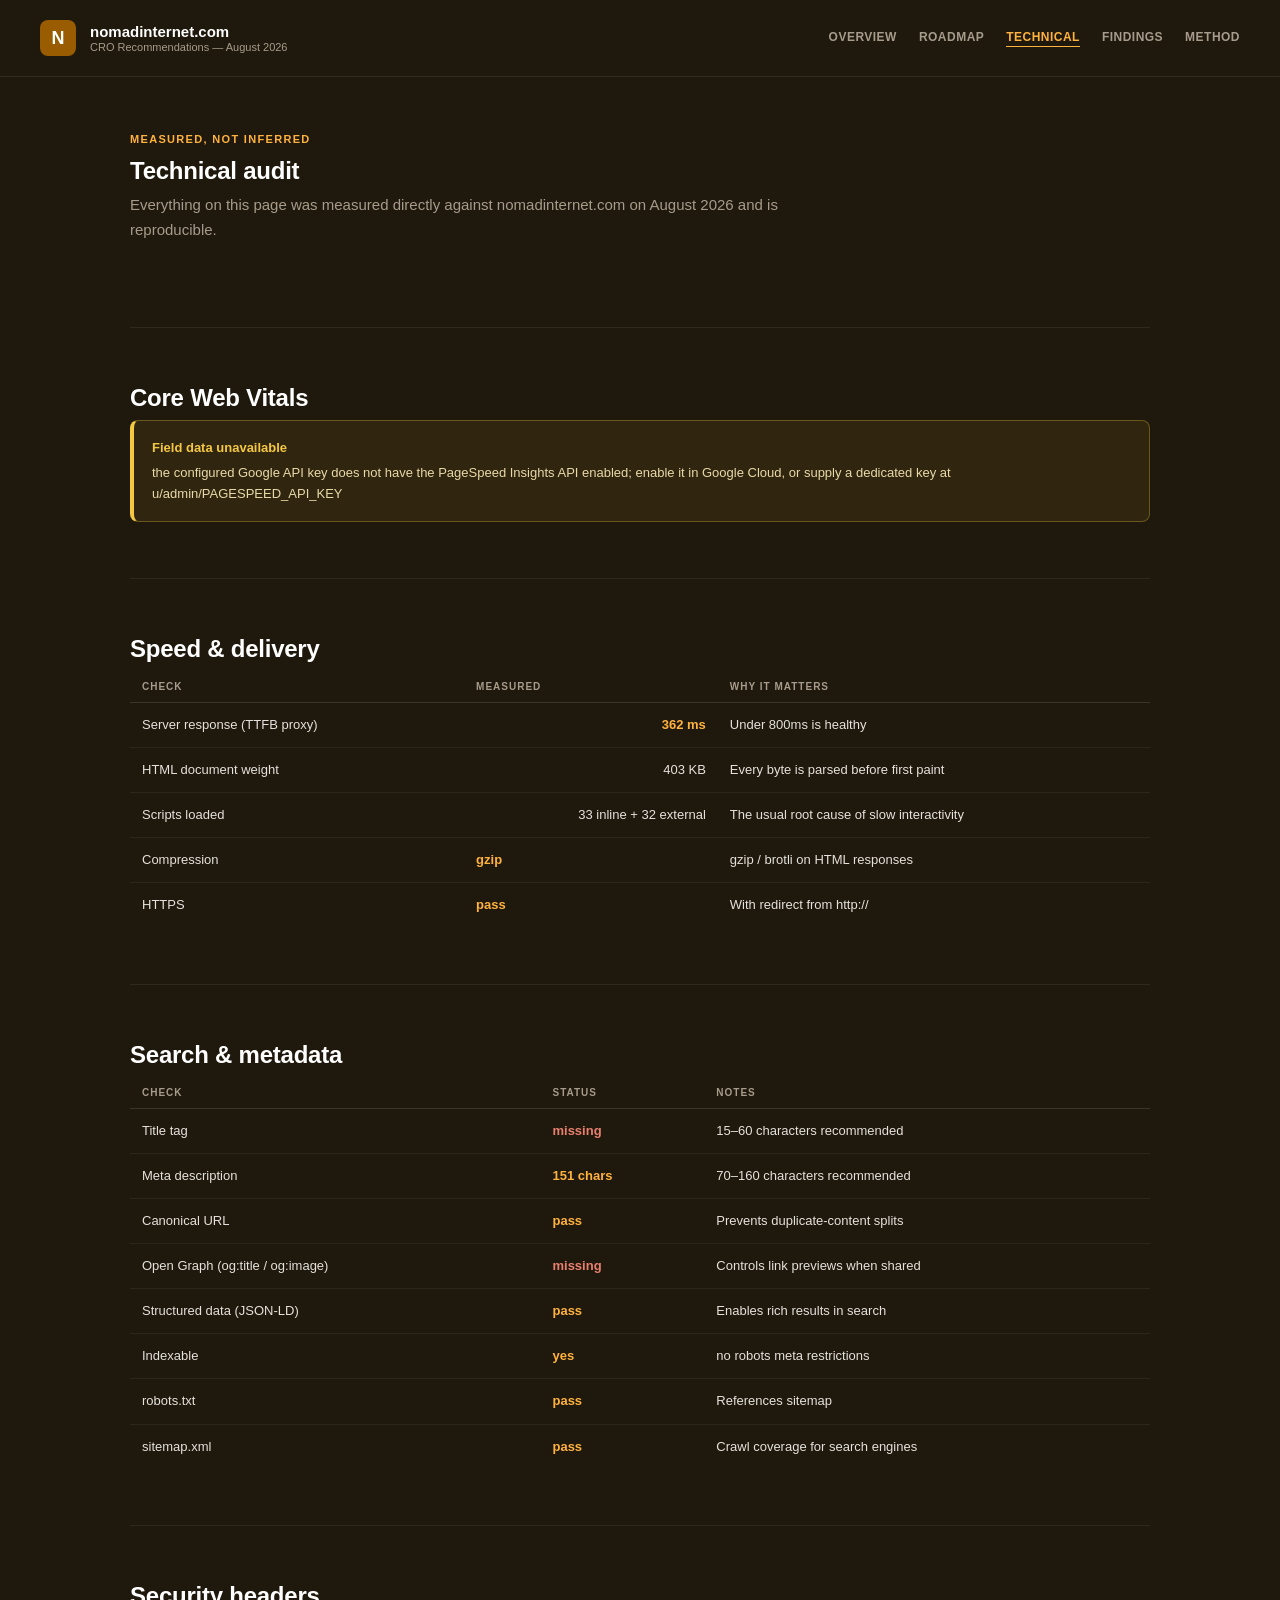
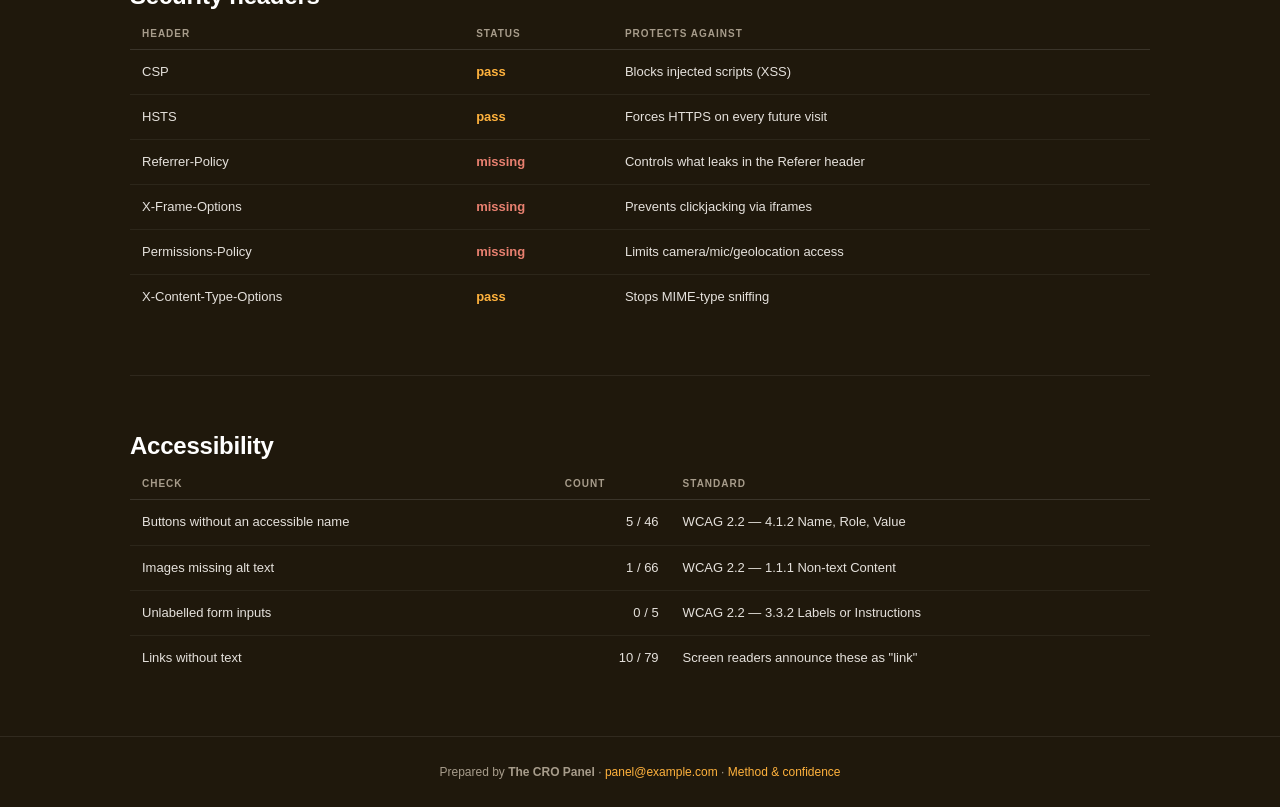
<file: technical.html>
<!doctype html>
<html lang="en">
<head>
<meta charset="utf-8">
<meta name="viewport" content="width=device-width, initial-scale=1.0">
<title>Technical — nomadinternet.com</title>
<link rel="stylesheet" href="cro_system.css">
<style>:root{--green:#995c00;--teal:#ffb23d;--navy:#1f180c;--mid:#2d2213;--light:#3f311c;--muted:#a79c8b;--off:#e5e1dc;}</style></head>
<body>
<header>
  <a class="logo-area" href="index.html" style="text-decoration:none">
    <div class="logo-dot">N</div>
    <div>
      <div class="logo-text">nomadinternet.com</div>
      <div class="logo-sub">CRO Recommendations — August 2026</div>
    </div>
  </a>
  <nav class="nav"><a href="index.html">Overview</a><a href="roadmap.html">Roadmap</a><a href="technical.html" class="active">Technical</a><a href="appendix.html">Findings</a><a href="methodology.html">Method</a></nav>
</header>

<div class="wrap">
  <div class="section">
    <div class="eyebrow-label">Measured, not inferred</div>
    <h2 class="section-title">Technical audit</h2>
    <p class="section-intro">Everything on this page was measured directly against
      nomadinternet.com on August 2026 and is reproducible.</p>
  </div>

  <div class="section">
    <h2 class="section-title">Core Web Vitals</h2>
    <div class="caveat"><strong>Field data unavailable</strong>the configured Google API key does not have the PageSpeed Insights API enabled; enable it in Google Cloud, or supply a dedicated key at u/admin/PAGESPEED_API_KEY</div>
  </div>

  <div class="section">
    <h2 class="section-title">Speed &amp; delivery</h2>
    <div class="tscroll"><table class="dtable">
      <thead><tr><th>Check</th><th class="num">Measured</th><th>Why it matters</th></tr></thead>
      <tbody>
    <tr><td>Server response (TTFB proxy)</td>
      <td class="num"><span class="check-pass">362 ms</span></td>
      <td>Under 800ms is healthy</td></tr>
    <tr><td>HTML document weight</td><td class="num">403 KB</td>
      <td>Every byte is parsed before first paint</td></tr>
    <tr><td>Scripts loaded</td>
      <td class="num">33 inline + 32 external</td>
      <td>The usual root cause of slow interactivity</td></tr>
    <tr><td>Compression</td><td><span class="check-pass">gzip</span></td>
      <td>gzip / brotli on HTML responses</td></tr>
    <tr><td>HTTPS</td><td><span class="check-pass">pass</span></td><td>With redirect from http://</td></tr></tbody></table></div>
  </div>

  <div class="section">
    <h2 class="section-title">Search &amp; metadata</h2>
    
    <div class="tscroll"><table class="dtable">
      <thead><tr><th>Check</th><th>Status</th><th>Notes</th></tr></thead>
      <tbody>
    <tr><td>Title tag</td><td><span class="check-fail">missing</span></td>
      <td>15–60 characters recommended</td></tr>
    <tr><td>Meta description</td><td><span class="check-pass">151 chars</span></td>
      <td>70–160 characters recommended</td></tr>
    <tr><td>Canonical URL</td><td><span class="check-pass">pass</span></td><td>Prevents duplicate-content splits</td></tr>
    <tr><td>Open Graph (og:title / og:image)</td><td><span class="check-fail">missing</span></td>
      <td>Controls link previews when shared</td></tr>
    <tr><td>Structured data (JSON-LD)</td><td><span class="check-pass">pass</span></td>
      <td>Enables rich results in search</td></tr>
    <tr><td>Indexable</td><td><span class="check-pass">yes</span></td>
      <td>no robots meta restrictions</td></tr>
    <tr><td>robots.txt</td><td><span class="check-pass">pass</span></td>
      <td>References sitemap</td></tr>
    <tr><td>sitemap.xml</td><td><span class="check-pass">pass</span></td>
      <td>Crawl coverage for search engines</td></tr></tbody></table></div>
  </div>

  <div class="section">
    <h2 class="section-title">Security headers</h2>
    <div class="tscroll"><table class="dtable">
      <thead><tr><th>Header</th><th>Status</th><th>Protects against</th></tr></thead>
      <tbody><tr><td>CSP</td><td><span class="check-pass">pass</span></td><td>Blocks injected scripts (XSS)</td></tr><tr><td>HSTS</td><td><span class="check-pass">pass</span></td><td>Forces HTTPS on every future visit</td></tr><tr><td>Referrer-Policy</td><td><span class="check-fail">missing</span></td><td>Controls what leaks in the Referer header</td></tr><tr><td>X-Frame-Options</td><td><span class="check-fail">missing</span></td><td>Prevents clickjacking via iframes</td></tr><tr><td>Permissions-Policy</td><td><span class="check-fail">missing</span></td><td>Limits camera/mic/geolocation access</td></tr><tr><td>X-Content-Type-Options</td><td><span class="check-pass">pass</span></td><td>Stops MIME-type sniffing</td></tr></tbody></table></div>
  </div>

  <div class="section">
    <h2 class="section-title">Accessibility</h2>
    <div class="tscroll"><table class="dtable">
      <thead><tr><th>Check</th><th class="num">Count</th><th>Standard</th></tr></thead>
      <tbody>
    <tr><td>Buttons without an accessible name</td>
      <td class="num">5 / 46</td>
      <td>WCAG 2.2 — 4.1.2 Name, Role, Value</td></tr>
    <tr><td>Images missing alt text</td>
      <td class="num">1 / 66</td>
      <td>WCAG 2.2 — 1.1.1 Non-text Content</td></tr>
    <tr><td>Unlabelled form inputs</td>
      <td class="num">0 / 5</td>
      <td>WCAG 2.2 — 3.3.2 Labels or Instructions</td></tr>
    <tr><td>Links without text</td>
      <td class="num">10 / 79</td>
      <td>Screen readers announce these as "link"</td></tr></tbody></table></div>
  </div>
</div>
<div class="footer">
  Prepared by <strong>The CRO Panel</strong> · <a href="mailto:panel@example.com">panel@example.com</a> · <a href="methodology.html">Method &amp; confidence</a>
</div>
<div class="modal-overlay" id="modal-root"><div class="modal-box"></div></div>
<script>
(function(){
  var root=document.getElementById('modal-root');
  function close(){root.classList.remove('open');}
  document.addEventListener('click',function(e){
    var b=e.target.closest('[data-m]');
    if(b){var t=document.getElementById('m-'+b.getAttribute('data-m'));
      if(t){root.querySelector('.modal-box').innerHTML=
        '<button class="modal-close" aria-label="Close">\u00d7</button>'+t.innerHTML;
        root.classList.add('open');}return;}
    if(e.target.closest('.modal-close')||e.target===root)close();
  });
  document.addEventListener('keydown',function(e){if(e.key==='Escape')close();});
  function scale(){
    document.querySelectorAll('.card-preview .preview-inner').forEach(function(el){
      var w=el.parentElement.clientWidth;if(!w)return;
      var s=w/1280;el.style.transform='scale('+s+')';
      el.parentElement.style.height=Math.round(514*s)+'px';});
  }
  scale();window.addEventListener('resize',scale);
  function pos(){
    document.querySelectorAll('.shot-scroll[data-frac]').forEach(function(el){
      var img=el.querySelector('img');
      var go=function(){var f=parseFloat(el.getAttribute('data-frac'))||0;
        el.scrollTop=f*(el.scrollHeight-el.clientHeight);};
      if(img&&!img.complete){img.addEventListener('load',go);}else{go();}
    });
  }
  pos();
})();
</script>
</body>
</html>
</file>
<file: cro_system.css>
/* ============================================================
   CRO PANEL DESIGN SYSTEM
   Tokens and rules extracted verbatim from the reference
   deliverable (nomad-cro-mockups). Shared by the index page
   and every before/after mockup page.
   ============================================================ */

*, *::before, *::after { box-sizing: border-box; margin: 0; padding: 0; }

:root {
  --green:   #008061;
  --teal:    #3DB891;
  --navy:    #0A1628;
  --mid:     #112240;
  --light:   #1A3357;
  --muted:   #7A9E8E;
  --off:     #D8E8E0;
  --white:   #ffffff;
  --red:     #C0392B;
  --gold:    #F5C842;
}

body {
  font-family: -apple-system, BlinkMacSystemFont, 'Segoe UI', sans-serif;
  background: var(--navy);
  color: var(--white);
  min-height: 100vh;
}

/* ── Header ───────────────────────────────────────────────── */
header {
  border-bottom: 1px solid rgba(255,255,255,0.08);
  padding: 20px 40px;
  display: flex;
  align-items: center;
  justify-content: space-between;
}
.logo-area { display: flex; align-items: center; gap: 14px; }
.logo-dot {
  width: 36px; height: 36px;
  background: var(--green);
  border-radius: 8px;
  display: flex; align-items: center; justify-content: center;
  font-size: 18px; font-weight: 900; color: #fff;
}
.logo-text { font-size: 15px; font-weight: 700; color: var(--white); }
.logo-sub  { font-size: 11px; color: var(--muted); margin-top: 1px; }
.header-tag {
  background: rgba(0,128,97,0.15);
  border: 1px solid rgba(0,128,97,0.4);
  border-radius: 20px;
  padding: 5px 14px;
  font-size: 11px;
  font-weight: 700;
  color: var(--teal);
  letter-spacing: 0.06em;
  text-transform: uppercase;
}

/* ── Hero ─────────────────────────────────────────────────── */
.hero {
  text-align: center;
  padding: 72px 40px 56px;
  max-width: 780px;
  margin: 0 auto;
}
.hero-eyebrow {
  color: var(--teal);
  font-size: 11px;
  font-weight: 700;
  letter-spacing: 0.14em;
  text-transform: uppercase;
  margin-bottom: 16px;
}
.hero h1 {
  font-size: 42px;
  font-weight: 900;
  line-height: 1.1;
  margin-bottom: 16px;
  background: linear-gradient(135deg, #fff 60%, var(--teal));
  -webkit-background-clip: text;
  -webkit-text-fill-color: transparent;
  background-clip: text;
}
.hero p {
  color: var(--muted);
  font-size: 16px;
  line-height: 1.65;
  max-width: 560px;
  margin: 0 auto 32px;
}
.hero-meta {
  display: flex;
  align-items: center;
  justify-content: center;
  gap: 24px;
  font-size: 12px;
  color: rgba(255,255,255,0.35);
}
.hero-meta span { display: flex; align-items: center; gap: 6px; }
.hero-meta .dot { width: 4px; height: 4px; background: rgba(255,255,255,0.2); border-radius: 50%; }

/* ── Priority strip ───────────────────────────────────────── */
.priority-strip {
  display: flex;
  gap: 0;
  max-width: 900px;
  margin: 0 auto 64px;
  border-radius: 12px;
  overflow: hidden;
  border: 1px solid rgba(255,255,255,0.08);
}
.pitem {
  flex: 1;
  padding: 16px 14px;
  text-align: center;
  background: var(--mid);
  border-right: 1px solid rgba(255,255,255,0.06);
  transition: background 0.15s;
}
.pitem:last-child { border-right: none; }
.pitem:hover { background: var(--light); }
.pitem .pnum {
  font-size: 10px;
  font-weight: 700;
  letter-spacing: 0.1em;
  text-transform: uppercase;
  color: var(--muted);
  margin-bottom: 4px;
}
.pitem .ptitle {
  font-size: 12px;
  font-weight: 700;
  color: var(--white);
  line-height: 1.3;
}
.pitem .pbadge {
  display: inline-block;
  margin-top: 6px;
  font-size: 9px;
  font-weight: 700;
  letter-spacing: 0.06em;
  text-transform: uppercase;
  padding: 2px 8px;
  border-radius: 20px;
}
.badge-urgent { background: rgba(192,57,43,0.25); color: #e88070; }
.badge-high   { background: rgba(0,128,97,0.25);  color: var(--teal); }

/* ── Cards grid ───────────────────────────────────────────── */
.cards-section {
  max-width: 1100px;
  margin: 0 auto;
  padding: 0 40px 80px;
}
.section-label {
  font-size: 11px;
  font-weight: 700;
  letter-spacing: 0.12em;
  text-transform: uppercase;
  color: var(--muted);
  margin-bottom: 24px;
  padding-bottom: 10px;
  border-bottom: 1px solid rgba(255,255,255,0.08);
}
.cards { display: grid; grid-template-columns: repeat(2, 1fr); gap: 20px; }

.cards > .card {
  background: var(--mid);
  border: 1px solid rgba(255,255,255,0.07);
  border-radius: 16px;
  overflow: hidden;
  text-decoration: none;
  display: block;
  transition: transform 0.18s, border-color 0.18s, box-shadow 0.18s;
}
.cards > .card:hover {
  transform: translateY(-3px);
  border-color: rgba(0,128,97,0.5);
  box-shadow: 0 12px 40px rgba(0,0,0,0.35);
}

/* The preview is the real mockup markup, rendered at true page width
   (1280px, same as a mockup page) and scaled to fit the 500px card.
   Scale factor = 498 / 1280 = 0.389, so the card shows a faithful
   miniature of the page rather than a re-styled approximation. */
.card-preview {
  position: relative;
  height: 200px;
  overflow: hidden;
  background: var(--navy);
}
.card-preview .preview-inner {
  display: flex;
  width: 1280px;
  height: 514px;
  transform: scale(0.389);
  transform-origin: top left;
  pointer-events: none;
}
.preview-half {
  flex: 0 0 639px;
  width: 639px;
  display: flex;
  flex-direction: column;
  min-width: 0;
  overflow: hidden;
}
.preview-bar {
  padding: 8px 0;
  text-align: center;
  font-size: 9px;
  font-weight: 800;
  letter-spacing: 0.1em;
  text-transform: uppercase;
  flex-shrink: 0;
}
.bar-red   { background: #C0392B; color: #fff; }
.bar-green { background: #008061; color: #fff; }
.preview-body {
  flex: 1;
  display: flex;
  align-items: stretch;
  justify-content: stretch;
  background: var(--navy);
  overflow: hidden;
}
.preview-body > * { width: 100%; }
.preview-divider { width: 2px; background: rgba(255,255,255,0.1); flex-shrink: 0; }

/* The surface fills the preview viewport instead of its 520px page height. */
.preview-body .surface {
  min-height: 0;
  height: 100%;
  padding: 28px 32px;
  justify-content: flex-start;
}

/* ── Card body ────────────────────────────────────────────── */
.card-body { padding: 22px 24px 24px; }
.card-priority {
  display: flex;
  align-items: center;
  gap: 8px;
  margin-bottom: 10px;
}
.priority-num {
  width: 22px; height: 22px;
  border-radius: 6px;
  display: flex; align-items: center; justify-content: center;
  font-size: 11px; font-weight: 800; color: #fff;
  flex-shrink: 0;
}
.num-urgent { background: var(--red); }
.num-high   { background: var(--green); }
.priority-label {
  font-size: 10px;
  font-weight: 700;
  letter-spacing: 0.08em;
  text-transform: uppercase;
}
.label-urgent { color: #e88070; }
.label-high   { color: var(--teal); }
.card-body h2 {
  font-size: 17px;
  font-weight: 800;
  color: var(--white);
  line-height: 1.3;
  margin-bottom: 8px;
}
.card-body p {
  font-size: 13px;
  line-height: 1.6;
  color: var(--muted);
  margin-bottom: 14px;
}
.card-link {
  font-size: 12px;
  font-weight: 700;
  color: var(--teal);
  display: inline-flex;
  align-items: center;
  gap: 6px;
}
.card-link .arrow { transition: transform 0.15s; }
.cards > .card:hover .card-link .arrow { transform: translateX(3px); }

/* ── Footer ───────────────────────────────────────────────── */
.footer {
  border-top: 1px solid rgba(255,255,255,0.08);
  padding: 28px 40px;
  text-align: center;
  font-size: 12px;
  color: var(--muted);
}
.footer a { color: var(--teal); text-decoration: none; }

/* ============================================================
   MOCKUP PAGES — split-screen before / after
   ============================================================ */
body.mockup { background: #f0f0f0; }

.page { display: flex; gap: 0; width: 1280px; margin: 0 auto; }
.col  { flex: 1; display: flex; flex-direction: column; min-width: 0; }
.divider { width: 2px; background: rgba(0,0,0,0.12); flex-shrink: 0; }

.label-bar {
  text-align: center;
  padding: 14px 16px;
  white-space: nowrap;
  overflow: hidden;
  text-overflow: ellipsis;
  font-size: 13px;
  font-weight: 700;
  letter-spacing: 0.08em;
  text-transform: uppercase;
}
.label-current     { background: #c0392b; color: #fff; }
.label-recommended { background: #008061; color: #fff; }

/* The dark UI surface that holds the reproduced interface. */
.surface {
  background: var(--navy);
  min-height: 520px;
  display: flex;
  flex-direction: column;
  align-items: center;
  justify-content: center;
  padding: 60px 48px;
  text-align: center;
  position: relative;
  overflow: hidden;
  flex: 1;
}
.surface .eyebrow {
  color: var(--teal);
  font-size: 11px;
  font-weight: 700;
  letter-spacing: 0.12em;
  text-transform: uppercase;
  margin-bottom: 16px;
}
.surface h1 {
  color: var(--white);
  font-size: 38px;
  font-weight: 800;
  line-height: 1.15;
  margin-bottom: 14px;
  max-width: 560px;
}
.surface h2 {
  color: var(--white);
  font-size: 26px;
  font-weight: 800;
  line-height: 1.2;
  margin-bottom: 12px;
}
.surface h3 {
  color: var(--white);
  font-size: 18px;
  font-weight: 700;
  margin-bottom: 10px;
}
.surface p {
  color: #9bb8a8;
  font-size: 16px;
  line-height: 1.6;
  margin-bottom: 24px;
  max-width: 460px;
}
.surface ul { list-style: none; margin-bottom: 20px; }
.surface li {
  color: #a8d4be;
  font-size: 14px;
  line-height: 1.9;
  text-align: left;
}

span.btn-primary, span.btn-secondary { text-decoration: none; }
.btn-primary {
  background: var(--green);
  color: #fff;
  border: none;
  padding: 16px 32px;
  font-size: 15px;
  font-weight: 700;
  border-radius: 6px;
  cursor: pointer;
  display: inline-block;
  margin: 0 6px 12px;
  letter-spacing: 0.04em;
  text-transform: uppercase;
}
.btn-secondary {
  background: transparent;
  color: #fff;
  border: 2px solid rgba(255,255,255,0.4);
  padding: 14px 28px;
  font-size: 14px;
  font-weight: 600;
  border-radius: 6px;
  cursor: pointer;
  display: inline-block;
  margin: 0 6px 12px;
}

/* Form primitives for lead-capture mockups */
.field, .surface input, .surface select, .surface textarea {
  display: block;
  background: rgba(255,255,255,0.07);
  border: 1px solid rgba(255,255,255,0.14);
  border-radius: 5px;
  padding: 12px 14px;
  color: #cfe3d8;
  font-size: 13px;
  text-align: left;
  margin-bottom: 8px;
  width: 100%;
}
.field-label, .surface label {
  display: block;
  color: var(--muted);
  font-size: 10px;
  font-weight: 700;
  letter-spacing: 0.08em;
  text-transform: uppercase;
  text-align: left;
  margin-bottom: 4px;
  width: 100%;
}
.field.removed, .removed { opacity: 0.32; text-decoration: line-through; }
.surface input::placeholder, .surface textarea::placeholder { color: #7d94a4; }
.surface input:focus, .surface select:focus, .surface textarea:focus { outline: 2px solid var(--green); }
/* keep a label and its control stacked, never overlapping */
.surface form, .surface .form { width: 100%; max-width: 420px; }
.price {
  color: var(--white);
  font-size: 34px;
  font-weight: 900;
  line-height: 1;
  margin-bottom: 6px;
}
.pill {
  display: inline-block;
  background: rgba(255,255,255,0.06);
  border: 1px solid rgba(255,255,255,0.14);
  border-radius: 20px;
  padding: 4px 12px;
  color: var(--muted);
  font-size: 11px;
  margin: 0 4px 6px;
}

/* Callouts */
.problem-callout {
  background: rgba(232,93,74,0.18);
  border: 1px solid #e85d4a;
  border-left: 4px solid #e85d4a;
  border-radius: 6px;
  padding: 14px 16px;
  margin-top: 26px;
  color: #ffb3a7;
  font-size: 13px;
  line-height: 1.6;
  text-align: left;
  max-width: 520px;
}
.problem-callout strong { color: #ff8f7a; display: block; margin-bottom: 4px; }

.win-callout, .good-callout {
  background: rgba(0,128,97,0.15);
  border: 1px solid var(--green);
  border-left: 4px solid var(--green);
  border-radius: 6px;
  padding: 14px 16px;
  margin-top: 26px;
  color: #a8e8d0;
  font-size: 13px;
  line-height: 1.6;
  text-align: left;
  max-width: 520px;
}
.win-callout strong, .good-callout strong { color: var(--teal); display: block; margin-bottom: 4px; }

/* PROBLEM / FIX annotation panels beneath each column */
.annotation {
  background: #fff;
  border-left: 4px solid var(--red);
  padding: 22px 26px;
  color: #24303a;
  font-size: 14px;
  line-height: 1.65;
}
.annotation.good { border-left-color: var(--green); }
.annotation strong {
  display: block;
  font-size: 11px;
  font-weight: 800;
  letter-spacing: 0.1em;
  text-transform: uppercase;
  color: #6b7a86;
  margin-bottom: 8px;
}

/* ============================================================
   REPORT PAGES — scorecard, roadmap, findings, methodology
   Same tokens as the mockups; these are the surrounding document.
   ============================================================ */

.wrap { max-width: 1100px; margin: 0 auto; padding: 0 40px; }
.wrap-narrow { max-width: 820px; margin: 0 auto; padding: 0 40px; }

/* Header navigation */
.nav { display: flex; align-items: center; gap: 22px; }
.nav a {
  color: var(--muted); text-decoration: none; font-size: 12px;
  font-weight: 600; letter-spacing: 0.04em; text-transform: uppercase;
  padding-bottom: 2px; border-bottom: 1px solid transparent;
}
.nav a:hover { color: var(--off); }
.nav a.active { color: var(--teal); border-bottom-color: var(--teal); }

/* Section furniture */
.section { padding: 56px 0; border-top: 1px solid rgba(255,255,255,0.07); }
.section:first-of-type { border-top: none; }
.section h2.section-title {
  font-size: 24px; font-weight: 800; color: var(--white);
  margin-bottom: 8px; letter-spacing: -0.01em;
}
.section .section-intro {
  color: var(--muted); font-size: 15px; line-height: 1.65;
  max-width: 680px; margin-bottom: 28px;
}
.eyebrow-label {
  font-size: 11px; font-weight: 700; letter-spacing: 0.12em;
  text-transform: uppercase; color: var(--teal); margin-bottom: 12px;
}

/* Scorecard */
.scorecard {
  display: grid; grid-template-columns: 220px 1fr; gap: 28px;
  background: var(--mid); border: 1px solid rgba(255,255,255,0.08);
  border-radius: 16px; padding: 28px; align-items: center;
}
.grade-dial { text-align: center; }
.grade-letter {
  font-size: 72px; font-weight: 900; line-height: 1;
  background: linear-gradient(135deg, #fff 40%, var(--teal));
  -webkit-background-clip: text; -webkit-text-fill-color: transparent; background-clip: text;
}
.grade-score { color: var(--muted); font-size: 13px; margin-top: 6px; }
.surface-rows { display: flex; flex-direction: column; gap: 10px; }
.surface-row { display: grid; grid-template-columns: 1fr 90px 46px; gap: 14px; align-items: center; }
.surface-row .sname { font-size: 13px; color: var(--off); font-weight: 600; }
.bar-track { height: 8px; background: rgba(255,255,255,0.08); border-radius: 20px; overflow: hidden; }
.bar-fill { height: 100%; border-radius: 20px; background: var(--green); }
.bar-fill.warn { background: var(--gold); }
.bar-fill.bad  { background: var(--red); }
.surface-row .sgrade { font-size: 13px; font-weight: 800; color: var(--white); text-align: right; }

/* Stat tiles */
.tiles { display: grid; grid-template-columns: repeat(4, 1fr); gap: 16px; }
.tile {
  background: var(--mid); border: 1px solid rgba(255,255,255,0.08);
  border-radius: 12px; padding: 20px;
}
.tile .tval { font-size: 26px; font-weight: 900; color: var(--white); line-height: 1.1; }
.tile .tlabel {
  font-size: 11px; color: var(--muted); margin-top: 6px;
  letter-spacing: 0.06em; text-transform: uppercase; font-weight: 700;
}
.tile .tnote { font-size: 12px; color: var(--muted); margin-top: 8px; line-height: 1.5; }

/* Data tables */
.dtable { width: 100%; border-collapse: collapse; font-size: 13px; }
.dtable th {
  text-align: left; color: var(--muted); font-size: 10px; font-weight: 700;
  letter-spacing: 0.1em; text-transform: uppercase;
  padding: 10px 12px; border-bottom: 1px solid rgba(255,255,255,0.12);
}
.dtable td {
  padding: 12px; color: var(--off); border-bottom: 1px solid rgba(255,255,255,0.06);
  vertical-align: top; line-height: 1.55;
}
.dtable tr:last-child td { border-bottom: none; }
.dtable td.num { text-align: right; font-variant-numeric: tabular-nums; white-space: nowrap; }
.dtable .yes { color: var(--teal); font-weight: 700; }
.dtable .no  { color: #6a7f8c; }

/* Badges */
.badge {
  display: inline-block; font-size: 10px; font-weight: 700;
  letter-spacing: 0.06em; text-transform: uppercase;
  padding: 3px 9px; border-radius: 20px; white-space: nowrap;
}
.badge-urgent   { background: rgba(192,57,43,0.25); color: #e88070; }
.badge-high     { background: rgba(0,128,97,0.25);  color: var(--teal); }
.badge-medium   { background: rgba(245,200,66,0.18); color: var(--gold); }
.badge-verified { background: rgba(61,184,145,0.18); color: var(--teal); }
.badge-effort   { background: rgba(255,255,255,0.08); color: var(--off); }
.badge-row { display: flex; flex-wrap: wrap; gap: 8px; align-items: center; }

/* Evidence */
.evidence-list { list-style: none; display: flex; flex-direction: column; gap: 12px; }
.evidence-list li {
  background: rgba(255,255,255,0.03); border-left: 3px solid var(--teal);
  border-radius: 0 8px 8px 0; padding: 14px 16px;
  color: var(--off); font-size: 14px; line-height: 1.6;
}
.agreement {
  display: inline-flex; align-items: center; gap: 8px;
  background: rgba(0,128,97,0.12); border: 1px solid rgba(0,128,97,0.35);
  border-radius: 20px; padding: 6px 14px; color: var(--teal);
  font-size: 12px; font-weight: 700; margin-bottom: 18px;
}

/* Caveat / assumption box */
.caveat {
  background: rgba(245,200,66,0.08); border: 1px solid rgba(245,200,66,0.3);
  border-left: 4px solid var(--gold); border-radius: 8px;
  padding: 16px 18px; color: #e8d9a8; font-size: 13px; line-height: 1.65;
}
.caveat strong { color: var(--gold); display: block; margin-bottom: 4px; }

/* Dev spec */
.spec { display: grid; grid-template-columns: 170px 1fr; gap: 0; }
.spec dt {
  font-size: 10px; font-weight: 700; letter-spacing: 0.1em; text-transform: uppercase;
  color: var(--muted); padding: 12px 0; border-top: 1px solid rgba(255,255,255,0.07);
}
.spec dd {
  font-size: 14px; color: var(--off); line-height: 1.6;
  padding: 12px 0; border-top: 1px solid rgba(255,255,255,0.07);
}
.spec dt:first-of-type, .spec dd:first-of-type { border-top: none; }
.mono { font-family: ui-monospace, SFMono-Regular, Menlo, Consolas, monospace; font-size: 13px; }

/* Roadmap */
.weeks { display: grid; grid-template-columns: repeat(4, 1fr); gap: 16px; align-items: start; }
.week {
  background: var(--mid); border: 1px solid rgba(255,255,255,0.08);
  border-radius: 14px; overflow: hidden;
}
.week-head { padding: 16px 18px; background: rgba(0,128,97,0.14); border-bottom: 1px solid rgba(255,255,255,0.08); }
.week-num { font-size: 11px; font-weight: 800; letter-spacing: 0.1em; text-transform: uppercase; color: var(--teal); }
.week-theme { font-size: 13px; color: var(--white); font-weight: 700; margin-top: 4px; line-height: 1.35; }
.week-body { padding: 14px 18px 18px; display: flex; flex-direction: column; gap: 12px; }
.week-item { border-left: 2px solid rgba(255,255,255,0.14); padding-left: 12px; }
.week-item a { color: var(--white); font-size: 13px; font-weight: 700; text-decoration: none; line-height: 1.35; display: block; }
.week-item a:hover { color: var(--teal); }
.week-item .wmeta { font-size: 11px; color: var(--muted); margin-top: 5px; }
.week-empty { color: var(--muted); font-size: 12px; font-style: italic; }

/* Finding detail header */
.finding-head { padding: 40px 0 28px; }
.finding-head h1 {
  font-size: 34px; font-weight: 900; color: var(--white);
  line-height: 1.15; margin: 12px 0; letter-spacing: -0.02em;
}
.finding-head .thesis { color: var(--off); font-size: 17px; line-height: 1.65; max-width: 720px; }
.rank-chip {
  display: inline-flex; align-items: center; justify-content: center;
  width: 26px; height: 26px; border-radius: 7px; font-size: 12px; font-weight: 800; color: #fff;
}
.rank-urgent { background: var(--red); }
.rank-high   { background: var(--green); }
.rank-medium { background: #8a7320; }

/* Split view inside a finding page */
.split { display: flex; width: 100%; border-radius: 12px; overflow: hidden; border: 1px solid rgba(255,255,255,0.1); }
.split .col { flex: 1; min-width: 0; display: flex; flex-direction: column; }
.split .divider { width: 2px; background: rgba(255,255,255,0.12); }

/* Pager */
.pager { display: flex; justify-content: space-between; gap: 16px; padding: 32px 0 12px; }
.pager a { color: var(--teal); text-decoration: none; font-size: 13px; font-weight: 700; }
.pager a:hover { color: var(--off); }

/* Source list */
.sources { list-style: none; display: flex; flex-direction: column; gap: 14px; }
.sources li { color: var(--muted); font-size: 13px; line-height: 1.6; }
.sources a { color: var(--teal); text-decoration: none; }
.sources a:hover { text-decoration: underline; }
.sources .claim { color: var(--off); display: block; margin-top: 2px; }




/* ============================================================
   v3 — modals, screenshots, diff chips, thumbnails, downloads
   ============================================================ */

/* "How did we get this?" links + modal */
.explain {
  background: none; border: none; cursor: pointer;
  color: var(--teal); font-size: 11px; font-weight: 700;
  display: inline-flex; align-items: center; gap: 5px;
  padding: 4px 0 0; letter-spacing: 0.02em;
}
.explain::before {
  content: "?"; display: inline-flex; align-items: center; justify-content: center;
  width: 14px; height: 14px; border-radius: 50%;
  border: 1.5px solid currentColor; font-size: 9px; flex-shrink: 0;
}
.explain:hover { color: var(--off); }

.modal-overlay {
  position: fixed; inset: 0; background: rgba(4, 10, 20, 0.78);
  display: none; align-items: center; justify-content: center;
  z-index: 100; padding: 20px; backdrop-filter: blur(3px);
}
.modal-overlay.open { display: flex; }
.modal-box {
  background: var(--mid); border: 1px solid rgba(255,255,255,0.14);
  border-radius: 16px; max-width: 640px; width: 100%;
  max-height: 82vh; overflow-y: auto; padding: 28px 30px;
  box-shadow: 0 24px 80px rgba(0,0,0,0.5);
}
.modal-box h3 {
  color: var(--white); font-size: 17px; font-weight: 800; margin-bottom: 14px;
  padding-right: 40px;
}
.modal-box p { color: var(--off); font-size: 14px; line-height: 1.7; margin-bottom: 12px; }
.modal-box .formula {
  font-family: ui-monospace, SFMono-Regular, Menlo, Consolas, monospace;
  background: rgba(0,0,0,0.3); border: 1px solid rgba(255,255,255,0.1);
  border-radius: 8px; padding: 14px 16px; color: var(--teal);
  font-size: 13px; line-height: 1.7; margin: 12px 0; overflow-x: auto;
  white-space: pre-wrap;
}
.modal-box table { width: 100%; border-collapse: collapse; margin: 12px 0; font-size: 13px; }
.modal-box th { text-align: left; color: var(--muted); font-size: 10px;
  text-transform: uppercase; letter-spacing: 0.08em; padding: 8px 10px;
  border-bottom: 1px solid rgba(255,255,255,0.14); }
.modal-box td { color: var(--off); padding: 8px 10px; border-bottom: 1px solid rgba(255,255,255,0.06); }
.modal-box td.num { text-align: right; font-variant-numeric: tabular-nums; }
.modal-close {
  position: sticky; top: 0; float: right; margin: -8px -10px 0 0;
  background: rgba(255,255,255,0.08); border: none; color: var(--off);
  width: 30px; height: 30px; border-radius: 8px; cursor: pointer;
  font-size: 15px; line-height: 1;
}
.modal-close:hover { background: rgba(255,255,255,0.16); }

/* Real screenshots of the target site */
.shotwrap { position: relative; background: #fff; overflow: hidden; flex: 1; min-height: 440px; }
.shotwrap.shot-window img.shot { object-position: top center; }
.shot-scroll { position: absolute; inset: 0; overflow-y: auto; scrollbar-width: thin;
  scrollbar-color: rgba(255,255,255,0.35) transparent; }
.shot-scroll img.shot-full { display: block; width: 100%; height: auto; }
.photo-side { background: #0d1117; flex: none; height: auto; min-height: 0; max-height: none; }
.photo-side img.shot-pair { display: block; width: 100%; height: auto; }
.photo-note { margin-top: 10px; font-size: 12px; color: var(--muted); text-align: center; }
.diff-chips.chips-overlay { position: absolute; top: 10px; left: 10px; right: 10px; z-index: 2;
  margin: 0; padding: 0; background: none; border: none; }
.diff-chips.chips-overlay .chip { background: rgba(9,14,22,0.85); border: 1px solid rgba(61,184,145,0.6);
  color: #7fe0c0; backdrop-filter: blur(3px); }
.fix-bar { margin-top: 14px; padding: 14px 18px; background: rgba(0,128,97,0.10);
  border: 1px solid rgba(0,128,97,0.4); border-radius: 10px; font-size: 14px;
  color: var(--off); line-height: 1.55; }
.fix-bar strong { color: var(--teal); display: block; font-size: 11px; letter-spacing: 0.08em;
  text-transform: uppercase; margin-bottom: 4px; }
.shot-hint { position: absolute; top: 10px; right: 12px; z-index: 2;
  background: rgba(9,14,22,0.78); color: rgba(255,255,255,0.85);
  font-size: 10px; font-weight: 700; letter-spacing: 0.06em; text-transform: uppercase;
  padding: 4px 9px; border-radius: 20px; pointer-events: none; }
/* RECOMMENDED rendered over the dimmed real page for shared context */
.rec-stage { position: relative; min-height: 440px; overflow: hidden; flex: 1;
  background-size: cover; background-position: top center; }
.rec-stage .rec-dim { position: absolute; inset: 0;
  background: linear-gradient(rgba(9,14,22,0.90), rgba(9,14,22,0.96)); }
.rec-stage .rec-card { position: relative; z-index: 1; min-height: 100%;
  display: flex; align-items: center; justify-content: center; padding: 20px 22px; }
.rec-stage .rec-card > * { width: 100%; }
.shotwrap img.shot { display: block; width: 100%; height: 100%; object-fit: cover; object-position: top; }
.shot-tag {
  position: absolute; left: 14px; right: 14px; bottom: 14px;
  background: rgba(16, 24, 36, 0.92); border: 1px solid #e85d4a;
  border-left: 4px solid #e85d4a; border-radius: 8px;
  padding: 12px 14px; color: #ffc7bd; font-size: 13px; line-height: 1.55;
  backdrop-filter: blur(4px);
}
.shot-tag strong { color: #ff9583; display: block; margin-bottom: 3px; font-size: 12px; }
.preview-half .shotwrap { min-height: 0; }
.preview-half img.shot { height: 100%; }

/* Diff chips — what changed between the two sides */
.diff-chips {
  display: flex; flex-wrap: wrap; gap: 8px;
  padding: 12px 16px; background: rgba(0,0,0,0.25);
  border-bottom: 1px solid rgba(255,255,255,0.08);
}
.diff-chips .chip {
  display: inline-flex; align-items: center; gap: 6px;
  background: rgba(61,184,145,0.14); border: 1px solid rgba(61,184,145,0.4);
  border-radius: 20px; padding: 4px 12px;
  color: var(--teal); font-size: 11.5px; font-weight: 700; line-height: 1.35;
}
.diff-chips .chip::before { content: "→"; font-weight: 900; }

/* Findings list with thumbnails */
.finding-row {
  display: grid; grid-template-columns: 150px 1fr auto; gap: 18px;
  background: var(--mid); border: 1px solid rgba(255,255,255,0.08);
  border-radius: 14px; padding: 14px; margin-bottom: 14px;
  text-decoration: none; align-items: center;
  transition: border-color 0.15s, transform 0.15s;
}
.finding-row:hover { border-color: rgba(0,128,97,0.5); transform: translateY(-2px); }
.finding-thumb {
  width: 150px; height: 96px; border-radius: 8px; overflow: hidden;
  background: var(--navy); position: relative;
}
.finding-thumb img { width: 100%; height: 100%; object-fit: cover; object-position: top; }
.finding-thumb .mini-surface { transform: scale(0.28); transform-origin: top left; width: 536px; height: 343px; }
.finding-row .fr-body h3 { color: var(--white); font-size: 15px; font-weight: 800; margin-bottom: 4px; }
.finding-row .fr-body p { color: var(--muted); font-size: 12.5px; line-height: 1.5; }
.finding-row .fr-meta { text-align: right; display: flex; flex-direction: column; gap: 6px; align-items: flex-end; }

/* Download buttons */
.dl-row { display: flex; flex-wrap: wrap; gap: 10px; margin-top: 18px; }
.btn-dl {
  display: inline-flex; align-items: center; gap: 8px;
  background: rgba(0,128,97,0.16); border: 1px solid rgba(0,128,97,0.5);
  border-radius: 8px; padding: 9px 16px;
  color: var(--teal); font-size: 12.5px; font-weight: 700; text-decoration: none;
}
.btn-dl:hover { background: rgba(0,128,97,0.28); }
.btn-dl::before { content: "↓"; font-weight: 900; }

/* Technical audit page */
.tech-grid { display: grid; grid-template-columns: repeat(3, 1fr); gap: 16px; margin-bottom: 8px; }
.check-pass { color: var(--teal); font-weight: 700; }
.check-warn { color: var(--gold); font-weight: 700; }
.check-fail { color: #e88070; font-weight: 700; }

/* Method page telemetry */
.trace { border-left: 2px solid rgba(255,255,255,0.14); margin-left: 8px; }
.trace-step { position: relative; padding: 0 0 20px 24px; }
.trace-step::before {
  content: ""; position: absolute; left: -6px; top: 4px;
  width: 10px; height: 10px; border-radius: 50%;
  background: var(--teal); border: 2px solid var(--navy);
}
.trace-step .t-name { color: var(--white); font-size: 14px; font-weight: 800; }
.trace-step .t-detail { color: var(--muted); font-size: 12.5px; line-height: 1.6; margin-top: 3px; }
.trace-step .t-detail .mono { color: var(--off); }

/* Table scroll wrapper for small screens */
.tscroll { overflow-x: auto; -webkit-overflow-scrolling: touch; }

/* ============================================================
   Responsive — tablet and phone
   ============================================================ */
@media (max-width: 1180px) {
  .cards-section, .wrap { padding-left: 28px; padding-right: 28px; }
  .priority-strip { margin-left: 28px; margin-right: 28px; }
}

@media (max-width: 900px) {
  header { padding: 14px 20px; flex-wrap: wrap; gap: 12px; }
  .nav { gap: 14px; flex-wrap: wrap; }
  .hero { padding: 44px 20px 36px; }
  .hero h1 { font-size: clamp(30px, 7.5vw, 42px); }
  .hero p { font-size: 15px; }
  .hero-meta { flex-wrap: wrap; gap: 10px 18px; }

  .wrap, .wrap-narrow, .cards-section { padding-left: 20px; padding-right: 20px; }
  .section { padding: 40px 0; }

  .scorecard { grid-template-columns: 1fr; gap: 20px; padding: 22px; }
  .grade-letter { font-size: 56px; }
  .tiles, .tech-grid { grid-template-columns: repeat(2, 1fr); }
  .cards { grid-template-columns: 1fr; }
  .weeks { grid-template-columns: repeat(2, 1fr); }

  .priority-strip {
    margin-left: 20px; margin-right: 20px;
    display: grid; grid-template-columns: repeat(2, 1fr);
  }
  .pitem { border-right: none; border-bottom: 1px solid rgba(255,255,255,0.06); }

  .split { flex-direction: column; }
  .shotwrap { height: 340px; min-height: 0; max-height: none; flex: none; }
  .rec-stage { min-height: 0; }
  .split .divider { width: auto; height: 2px; }

  .spec { grid-template-columns: 1fr; }
  .spec dt { padding-bottom: 2px; border-top: 1px solid rgba(255,255,255,0.07); }
  .spec dd { padding-top: 2px; border-top: none; }

  .finding-row { grid-template-columns: 110px 1fr; }
  .finding-thumb { width: 110px; height: 72px; }
  .finding-row .fr-meta { grid-column: 1 / -1; flex-direction: row; }

  .dtable { font-size: 12px; }
  .dtable th, .dtable td { padding: 8px; }
  .finding-head h1 { font-size: clamp(24px, 6.5vw, 34px); }
}

@media (max-width: 600px) {
  .tiles, .tech-grid, .weeks, .priority-strip { grid-template-columns: 1fr; }
  .wrap, .wrap-narrow, .cards-section { padding-left: 14px; padding-right: 14px; }
  .priority-strip { margin-left: 14px; margin-right: 14px; }
  .hero { padding: 32px 14px 28px; }
  .modal-box { padding: 20px; }
  .tile .tval { font-size: 22px; }
  .card-body { padding: 16px 16px 18px; }
  .pager { flex-direction: column; }
}
</file>
